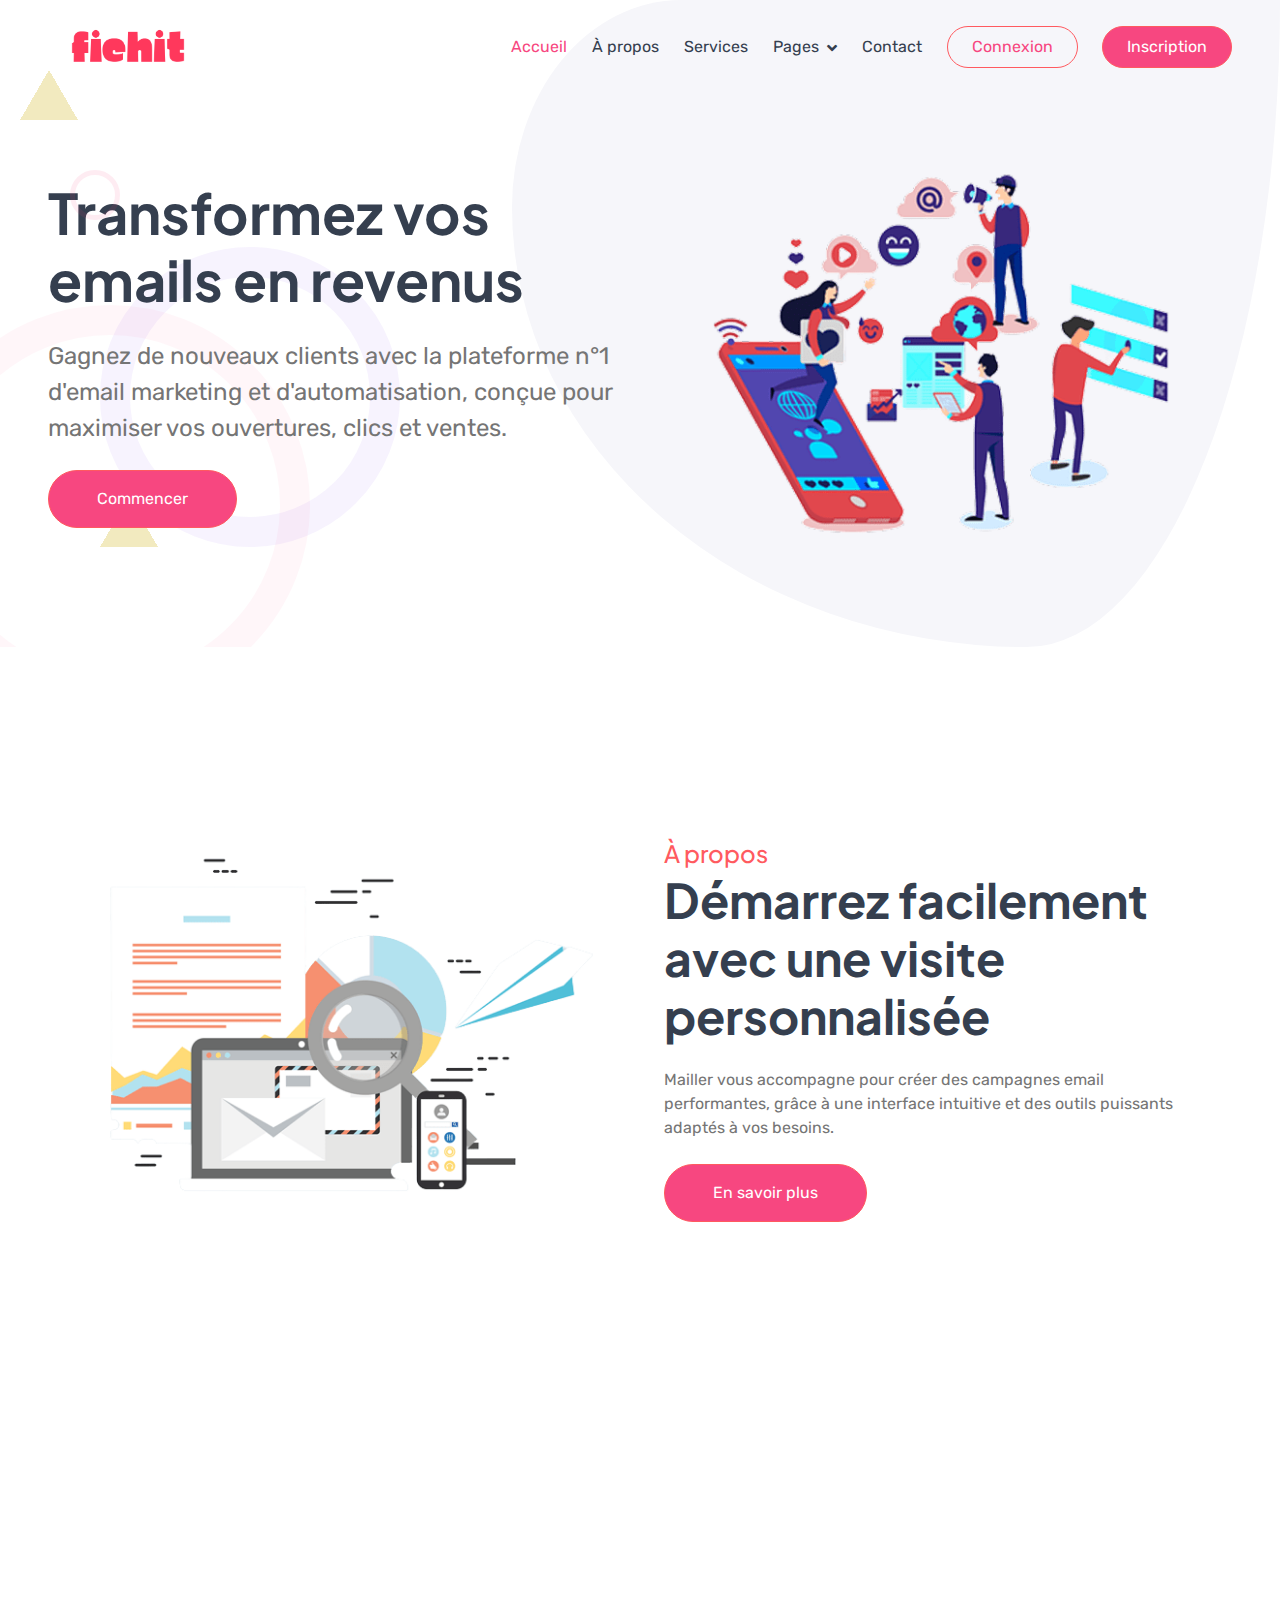
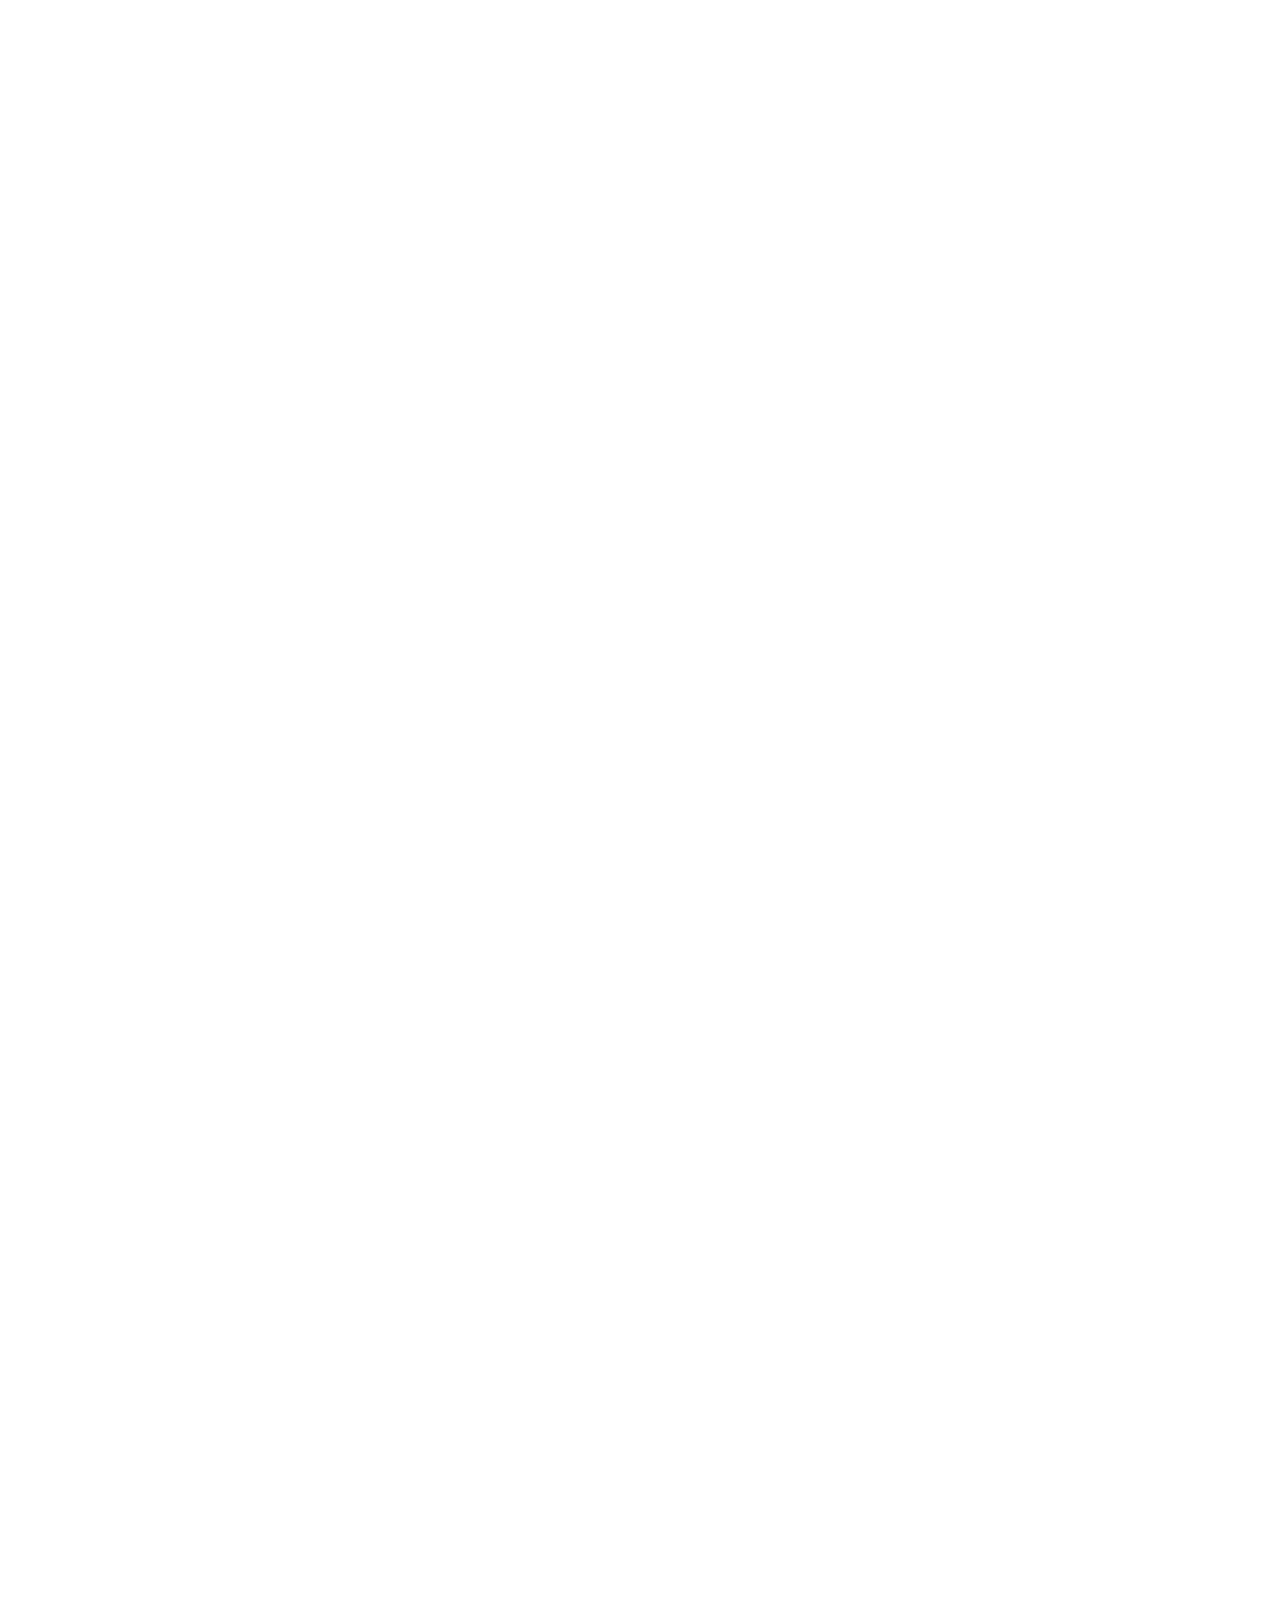
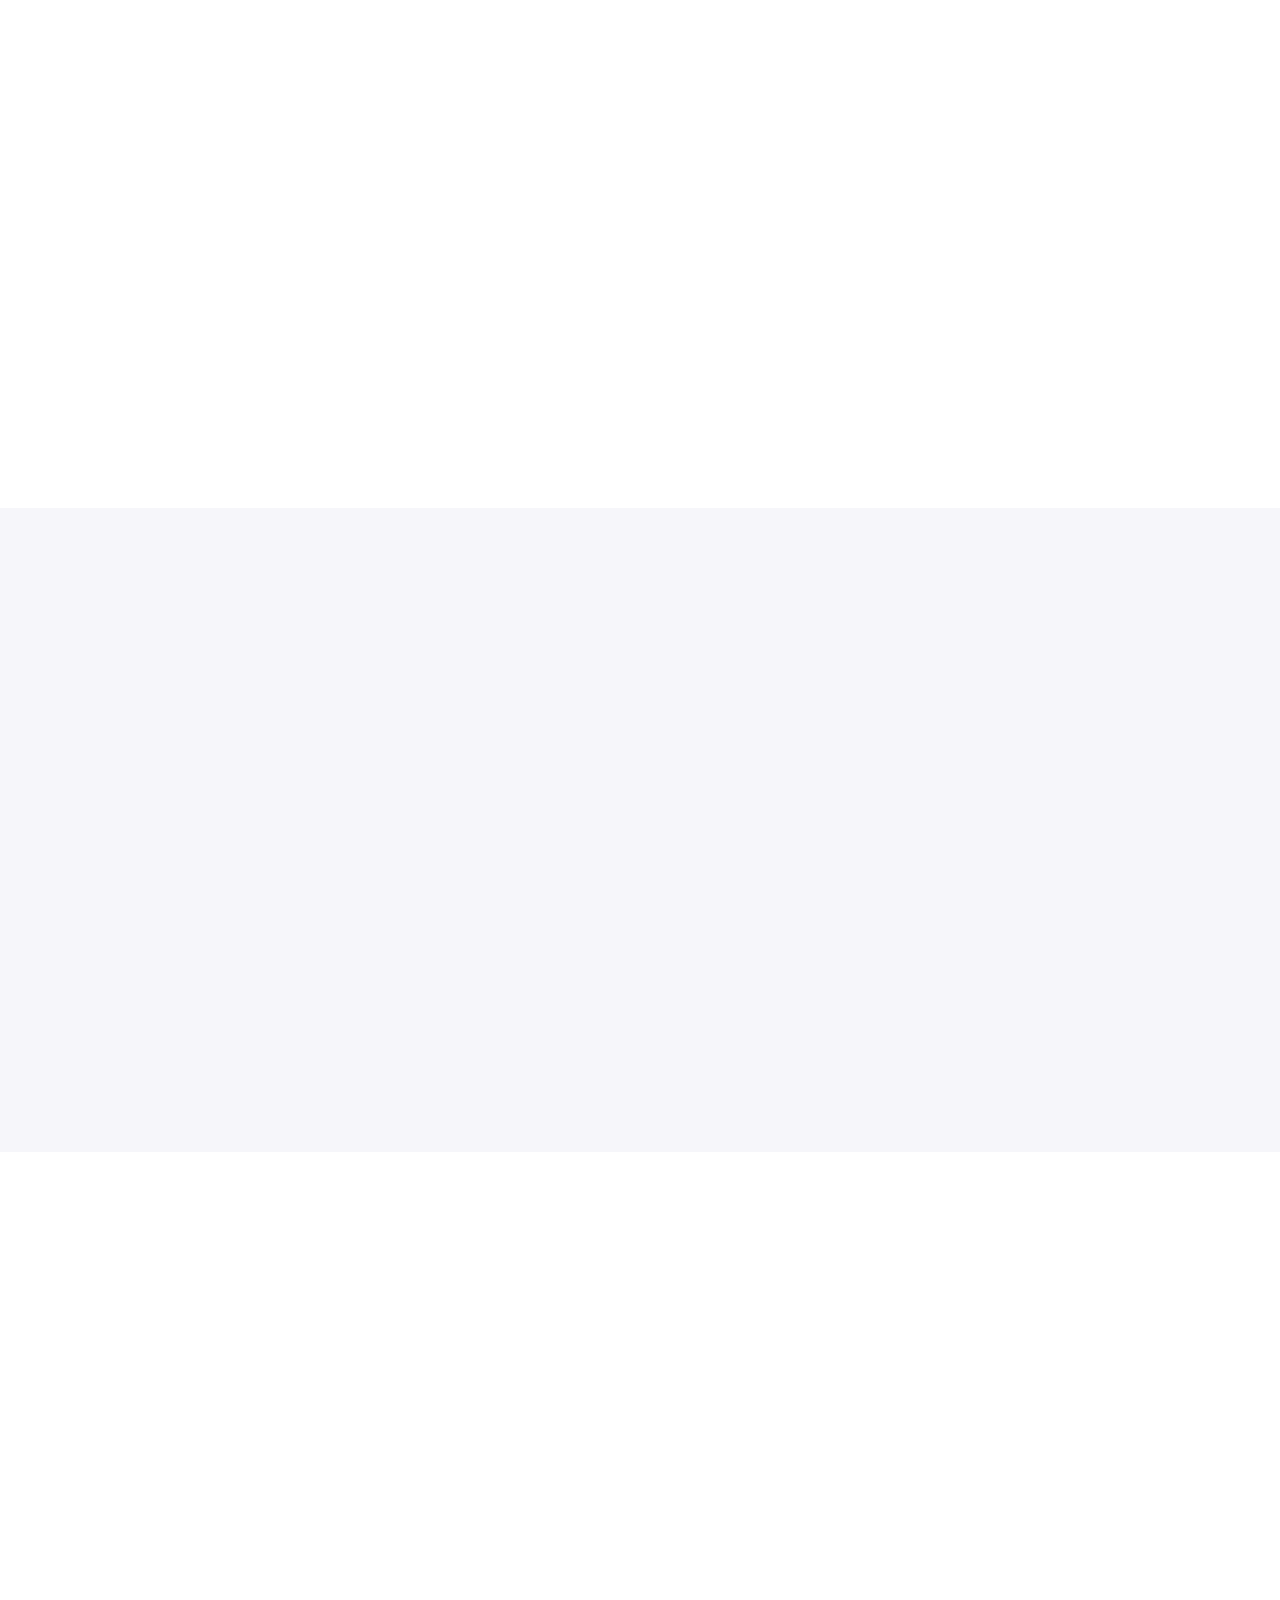
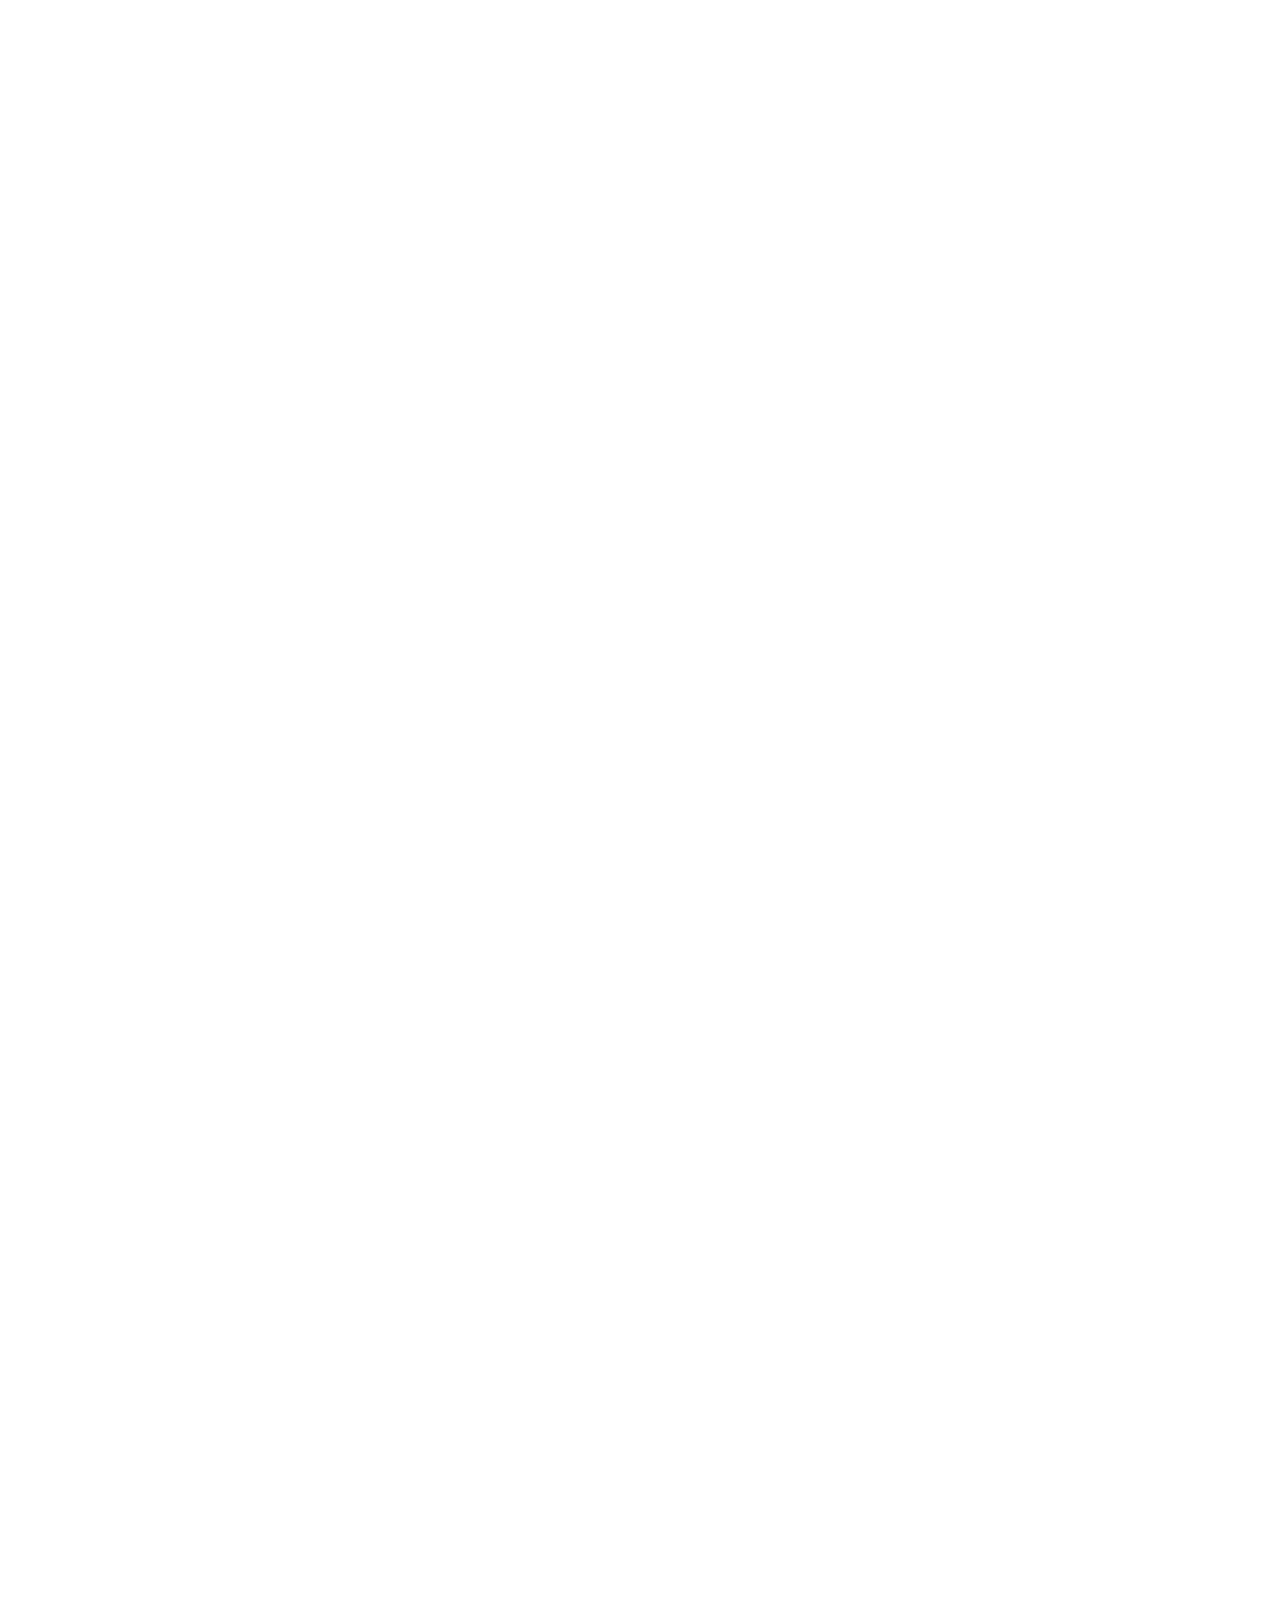
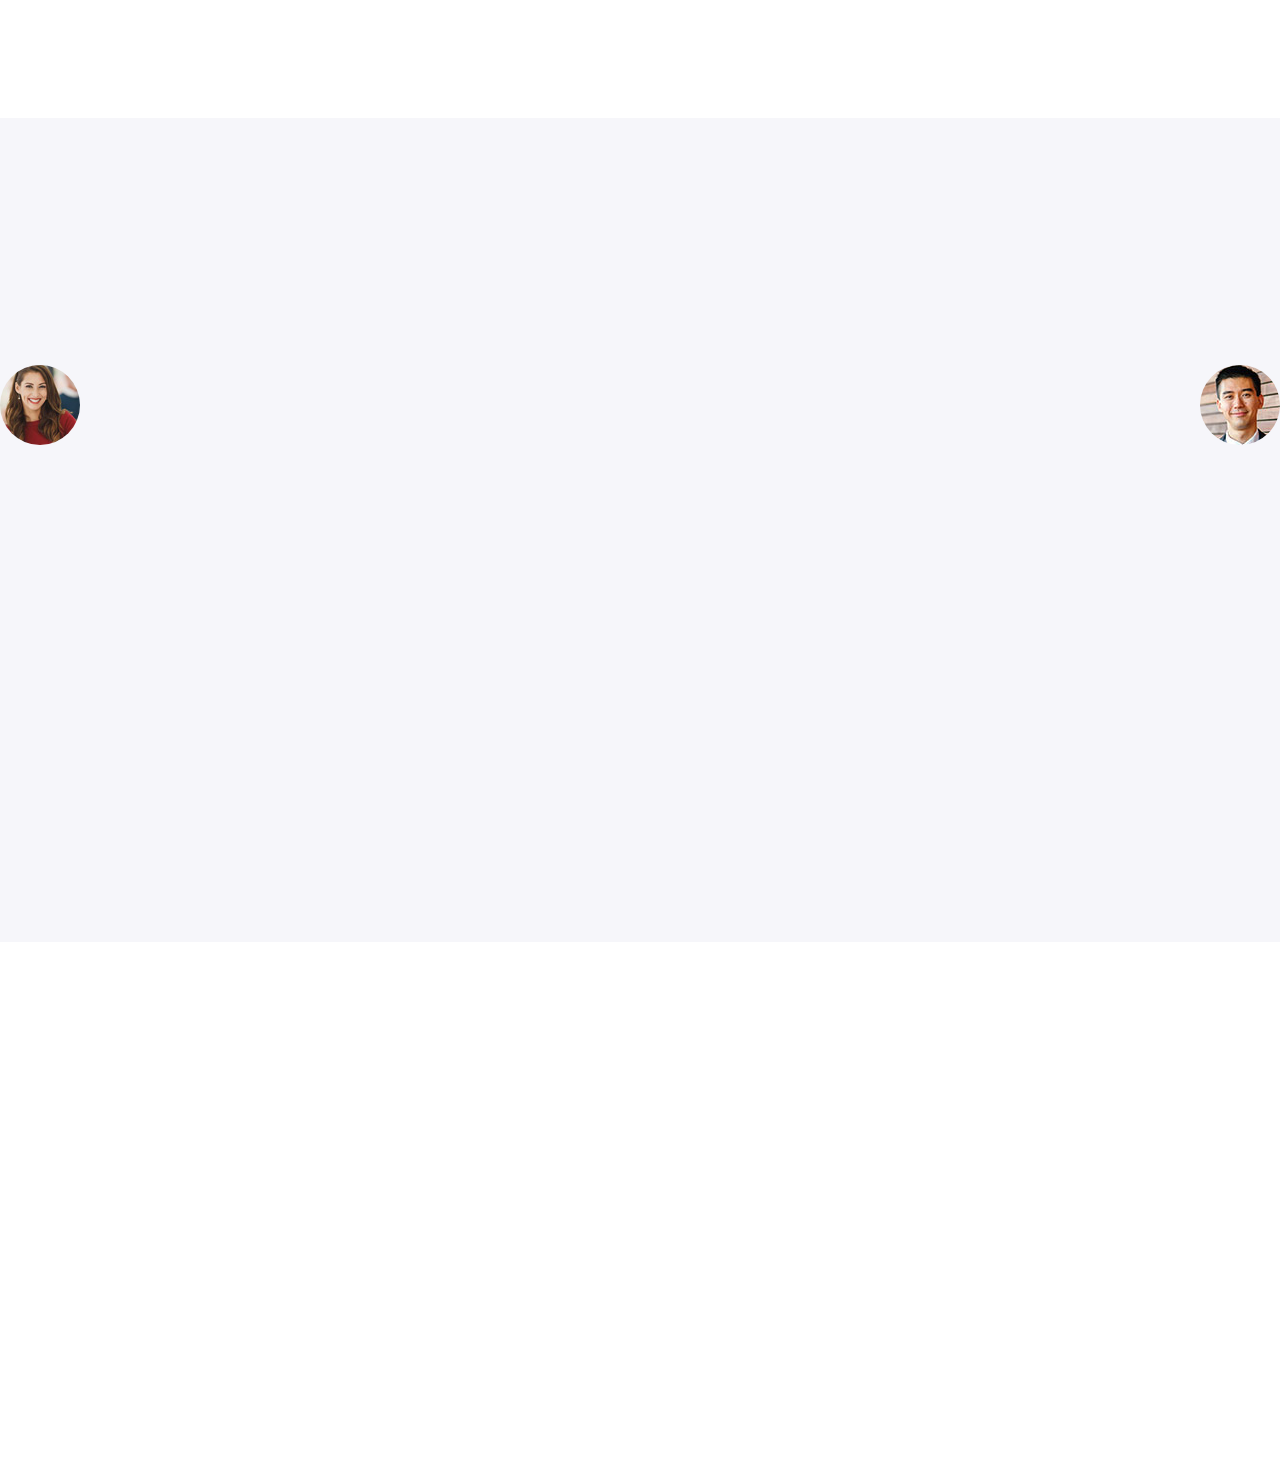
<file: index.html>
<!DOCTYPE html>
<html lang="fr">
    <head>
        <meta charset="utf-8">
        <title>Mailler - Solution Email Marketing</title>
        <meta content="width=device-width, initial-scale=1.0" name="viewport">
        <meta content="" name="keywords">
        <meta content="" name="description">
        <!-- Google Web Fonts -->
        <link rel="preconnect" href="https://fonts.googleapis.com">
        <link rel="preconnect" href="https://fonts.gstatic.com" crossorigin>
        <link href="https://fonts.googleapis.com/css2?family=Plus+Jakarta+Sans:wght@500;600;700&family=Rubik:wght@400;500&display=swap" rel="stylesheet">
        <!-- Icon Font Stylesheet -->
        <link rel="stylesheet" href="https://use.fontawesome.com/releases/v5.15.4/css/all.css"/>
        <link href="https://cdn.jsdelivr.net/npm/bootstrap-icons@1.4.1/font/bootstrap-icons.css" rel="stylesheet">
        <!-- Libraries Stylesheet -->
        <link href="lib/animate/animate.min.css" rel="stylesheet">
        <link href="lib/owlcarousel/assets/owl.carousel.min.css" rel="stylesheet">
        <link href="lib/lightbox/css/lightbox.min.css" rel="stylesheet">
        <!-- Customized Bootstrap Stylesheet -->
        <link href="css/bootstrap.min.css" rel="stylesheet">
        <!-- Template Stylesheet -->
        <link href="css/style.css" rel="stylesheet">
        <style>
            .btn-primary {
                background-color: #FF5A5F !important;
                border-color: #FF5A5F !important;
            }
            .text-primary {
                color: #FF5A5F !important;
            }
            .btn-light {
                border-color: #FF5A5F !important;
                color: #FF5A5F !important;
            }
        </style>
    </head>
    <body>
        <!-- Spinner Start -->
        <div id="spinner" class="show bg-white position-fixed translate-middle w-100 vh-100 top-50 start-50 d-flex align-items-center justify-content-center">
            <div class="spinner-border text-primary" style="width: 3rem; height: 3rem;" role="status">
                <span class="sr-only">Chargement...</span>
            </div>
        </div>
        <!-- Spinner End -->

        <!-- Navbar & Hero Start -->
        <div class="container-fluid header position-relative overflow-hidden p-0">
            <nav class="navbar navbar-expand-lg fixed-top navbar-light px-4 px-lg-5 py-3 py-lg-0">
                <a href="index.html" class="navbar-brand p-0">
                    <!-- Ligne modifiée pour ton logo -->
                    <img src="img/logo.png" alt="Mailler Logo" style="height: 40px;">
                </a>
                <button class="navbar-toggler" type="button" data-bs-toggle="collapse" data-bs-target="#navbarCollapse">
                    <span class="fa fa-bars"></span>
                </button>
                <div class="collapse navbar-collapse" id="navbarCollapse">
                    <div class="navbar-nav ms-auto py-0">
                        <a href="index.html" class="nav-item nav-link active">Accueil</a>
                        <a href="about.html" class="nav-item nav-link">À propos</a>
                        <a href="service.html" class="nav-item nav-link">Services</a>
                        <div class="nav-item dropdown">
                            <a href="#" class="nav-link dropdown-toggle" data-bs-toggle="dropdown">Pages</a>
                            <div class="dropdown-menu m-0">
                                <a href="feature.html" class="dropdown-item">Fonctionnalités</a>
                                <a href="pricing.html" class="dropdown-item">Tarifs</a>
                                <a href="blog.html" class="dropdown-item">Blog</a>
                                <a href="testimonial.html" class="dropdown-item">Témoignages</a>
                                <a href="404.html" class="dropdown-item">404</a>
                            </div>
                        </div>
                        <a href="contact.html" class="nav-item nav-link">Contact</a>
                    </div>
                    <a href="#" class="btn btn-light border border-primary rounded-pill text-primary py-2 px-4 me-4">Connexion</a>
                    <a href="#" class="btn btn-primary rounded-pill text-white py-2 px-4">Inscription</a>
                </div>
            </nav>
            <!-- Hero Header Start -->
            <div class="hero-header overflow-hidden px-5">
                <div class="rotate-img">
                    <img src="img/sty-1.png" class="img-fluid w-100" alt="">
                    <div class="rotate-sty-2"></div>
                </div>
                <div class="row gy-5 align-items-center">
                    <div class="col-lg-6 wow fadeInLeft" data-wow-delay="0.1s">
                        <h1 class="display-4 text-dark mb-4 wow fadeInUp" data-wow-delay="0.3s">Transformez vos emails en revenus</h1>
                        <p class="fs-4 mb-4 wow fadeInUp" data-wow-delay="0.5s">Gagnez de nouveaux clients avec la plateforme n°1 d'email marketing et d'automatisation, conçue pour maximiser vos ouvertures, clics et ventes.</p>
                        <a href="#" class="btn btn-primary rounded-pill py-3 px-5 wow fadeInUp" data-wow-delay="0.7s">Commencer</a>
                    </div>
                    <div class="col-lg-6 wow fadeInRight" data-wow-delay="0.2s">
                        <img src="img/hero-img-1.png" class="img-fluid w-100 h-100" alt="">
                    </div>
                </div>
            </div>
            <!-- Hero Header End -->
        </div>
        <!-- Navbar & Hero End -->

        <!-- About Start -->
        <div class="container-fluid overflow-hidden py-5" style="margin-top: 6rem;">
            <div class="container py-5">
                <div class="row g-5">
                    <div class="col-lg-6 wow fadeInUp" data-wow-delay="0.1s">
                        <div class="RotateMoveLeft">
                            <img src="img/about-1.png" class="img-fluid w-100" alt="">
                        </div>
                    </div>
                    <div class="col-lg-6 wow fadeInUp" data-wow-delay="0.3s">
                        <h4 class="mb-1 text-primary">À propos</h4>
                        <h1 class="display-5 mb-4">Démarrez facilement avec une visite personnalisée</h1>
                        <p class="mb-4">Mailler vous accompagne pour créer des campagnes email performantes, grâce à une interface intuitive et des outils puissants adaptés à vos besoins.</p>
                        <a href="#" class="btn btn-primary rounded-pill py-3 px-5">En savoir plus</a>
                    </div>
                </div>
            </div>
        </div>
        <!-- About End -->

        <!-- Service Start -->
        <div class="container-fluid service py-5">
            <div class="container py-5">
                <div class="text-center mx-auto mb-5 wow fadeInUp" data-wow-delay="0.1s" style="max-width: 900px;">
                    <h4 class="mb-1 text-primary">Nos Services</h4>
                    <h1 class="display-5 mb-4">Ce que nous pouvons faire pour vous</h1>
                    <p class="mb-0">Découvrez nos solutions pour automatiser, segmenter et optimiser vos campagnes email, et transformer vos prospects en clients fidèles.</p>
                </div>
                <div class="row g-4 justify-content-center">
                    <div class="col-md-6 col-lg-4 col-xl-3 wow fadeInUp" data-wow-delay="0.1s">
                        <div class="service-item text-center rounded p-4">
                            <div class="service-icon d-inline-block bg-light rounded p-4 mb-4"><i class="fas fa-robot fa-5x text-secondary"></i></div>
                            <div class="service-content">
                                <h4 class="mb-4">Automatisation Avancée</h4>
                                <p class="mb-4">Automatisez vos campagnes email avec des workflows intelligents et personnalisés.</p>
                                <a href="#" class="btn btn-light rounded-pill text-primary py-2 px-4">En savoir plus</a>
                            </div>
                        </div>
                    </div>
                    <div class="col-md-6 col-lg-4 col-xl-3 wow fadeInUp" data-wow-delay="0.3s">
                        <div class="service-item text-center rounded p-4">
                            <div class="service-icon d-inline-block bg-light rounded p-4 mb-4"><i class="fas fa-chart-pie fa-5x text-secondary"></i></div>
                            <div class="service-content">
                                <h4 class="mb-4">Segmentation Intelligente</h4>
                                <p class="mb-4">Segmentez votre audience en temps réel pour des campagnes ultra-ciblées.</p>
                                <a href="#" class="btn btn-light rounded-pill text-primary py-2 px-4">En savoir plus</a>
                            </div>
                        </div>
                    </div>
                    <div class="col-md-6 col-lg-4 col-xl-3 wow fadeInUp" data-wow-delay="0.5s">
                        <div class="service-item text-center rounded p-4">
                            <div class="service-icon d-inline-block bg-light rounded p-4 mb-4"><i class="fas fa-chart-line fa-5x text-secondary"></i></div>
                            <div class="service-content">
                                <h4 class="mb-4">Analytics en Temps Réel</h4>
                                <p class="mb-4">Suivez les performances de vos emails avec des tableaux de bord interactifs.</p>
                                <a href="#" class="btn btn-light rounded-pill text-primary py-2 px-4">En savoir plus</a>
                            </div>
                        </div>
                    </div>
                    <div class="col-md-6 col-lg-4 col-xl-3 wow fadeInUp" data-wow-delay="0.7s">
                        <div class="service-item text-center rounded p-4">
                            <div class="service-icon d-inline-block bg-light rounded p-4 mb-4"><i class="fas fa-plug fa-5x text-secondary"></i></div>
                            <div class="service-content">
                                <h4 class="mb-4">Intégrations CRM</h4>
                                <p class="mb-4">Connectez Mailler à vos outils préférés pour une gestion unifiée.</p>
                                <a href="#" class="btn btn-light rounded-pill text-primary py-2 px-4">En savoir plus</a>
                            </div>
                        </div>
                    </div>
                </div>
            </div>
        </div>
        <!-- Service End -->

        <!-- Feature Start -->
        <div class="container-fluid feature overflow-hidden py-5">
            <div class="container py-5">
                <div class="text-center mx-auto mb-5 wow fadeInUp" data-wow-delay="0.1s" style="max-width: 900px;">
                    <h4 class="text-primary">Nos Fonctionnalités</h4>
                    <h1 class="display-5 mb-4">Des outils puissants pour votre email marketing</h1>
                    <p class="mb-0">Mailler vous offre tout ce dont vous avez besoin pour créer, envoyer et analyser des campagnes email performantes.</p>
                </div>
                <div class="row g-4 justify-content-center text-center mb-5">
                    <div class="col-md-6 col-lg-4 col-xl-3 wow fadeInUp" data-wow-delay="0.1s">
                        <div class="text-center p-4">
                            <div class="d-inline-block rounded bg-light p-4 mb-4"><i class="fas fa-robot fa-5x text-secondary"></i></div>
                            <div class="feature-content">
                                <a href="#" class="h4">Automatisation <i class="fa fa-long-arrow-alt-right"></i></a>
                                <p class="mt-4 mb-0">Créez des scénarios d'automatisation sans code pour engager vos clients.</p>
                            </div>
                        </div>
                    </div>
                    <div class="col-md-6 col-lg-4 col-xl-3 wow fadeInUp" data-wow-delay="0.3s">
                        <div class="text-center p-4">
                            <div class="d-inline-block rounded bg-light p-4 mb-4"><i class="fas fa-chart-pie fa-5x text-secondary"></i></div>
                            <div class="feature-content">
                                <a href="#" class="h4">Segmentation <i class="fa fa-long-arrow-alt-right"></i></a>
                                <p class="mt-4 mb-0">Utilisez l'IA pour segmenter votre audience et maximiser l'engagement.</p>
                            </div>
                        </div>
                    </div>
                    <div class="col-md-6 col-lg-4 col-xl-3 wow fadeInUp" data-wow-delay="0.5s">
                        <div class="text-center rounded p-4">
                            <div class="d-inline-block rounded bg-light p-4 mb-4"><i class="fas fa-chart-line fa-5x text-secondary"></i></div>
                            <div class="feature-content">
                                <a href="#" class="h4">Analytics <i class="fa fa-long-arrow-alt-right"></i></a>
                                <p class="mt-4 mb-0">Mesurez l'impact de vos campagnes avec des rapports détaillés et actionnables.</p>
                            </div>
                        </div>
                    </div>
                    <div class="col-md-6 col-lg-4 col-xl-3 wow fadeInUp" data-wow-delay="0.7s">
                        <div class="text-center rounded p-4">
                            <div class="d-inline-block rounded bg-light p-4 mb-4"><i class="fas fa-plug fa-5x text-secondary"></i></div>
                            <div class="feature-content">
                                <a href="#" class="h4">Intégrations <i class="fa fa-long-arrow-alt-right"></i></a>
                                <p class="mt-4 mb-0">Synchronisez vos données avec Salesforce, HubSpot, et bien plus.</p>
                            </div>
                        </div>
                    </div>
                    <div class="col-12 wow fadeInUp" data-wow-delay="0.1s">
                        <div class="my-3">
                            <a href="#" class="btn btn-primary d-inline rounded-pill px-5 py-3">Découvrir toutes les fonctionnalités</a>
                        </div>
                    </div>
                </div>
                <div class="row g-5 pt-5" style="margin-top: 6rem;">
                    <div class="col-lg-6 wow fadeInLeft" data-wow-delay="0.1s">
                        <div class="feature-img RotateMoveLeft h-100" style="object-fit: cover;">
                            <img src="img/features-1.png" class="img-fluid w-100 h-100" alt="">
                        </div>
                    </div>
                    <div class="col-lg-6 wow fadeInRight" data-wow-delay="0.1s">
                        <h4 class="text-primary">Fonctionnalités</h4>
                        <h1 class="display-5 mb-4">Transformez vos visiteurs en clients satisfaits</h1>
                        <p class="mb-4">Mailler vous aide à créer des campagnes email qui convertissent, grâce à des outils simples et puissants.</p>
                        <div class="row g-4">
                            <div class="col-6">
                                <div class="d-flex">
                                    <i class="fas fa-newspaper fa-4x text-secondary"></i>
                                    <div class="d-flex flex-column ms-3">
                                        <h2 class="mb-0 fw-bold">285</h2>
                                        <small class="text-dark">Projets créés</small>
                                    </div>
                                </div>
                            </div>
                            <div class="col-6">
                                <div class="d-flex">
                                    <i class="fas fa-users fa-4x text-secondary"></i>
                                    <div class="d-flex flex-column ms-3">
                                        <h2 class="mb-0 fw-bold">6560</h2>
                                        <small class="text-dark">Clients satisfaits</small>
                                    </div>
                                </div>
                            </div>
                        </div>
                        <div class="my-4">
                            <a href="#" class="btn btn-primary rounded-pill py-3 px-5">En savoir plus</a>
                        </div>
                    </div>
                </div>
            </div>
        </div>
        <!-- Feature End -->

        <!-- FAQ Start -->
        <div class="container-fluid FAQ bg-light overflow-hidden py-5">
            <div class="container py-5">
                <div class="row g-5 align-items-center">
                    <div class="col-lg-6 wow fadeInLeft" data-wow-delay="0.1s">
                       <div class="accordion" id="accordionExample">
                            <div class="accordion-item border-0 mb-4">
                                <h2 class="accordion-header" id="headingOne">
                                    <button class="accordion-button rounded-top" type="button" data-bs-toggle="collapse" data-bs-target="#collapseOne" aria-expanded="true" aria-controls="collapseOne">
                                        Pourquoi choisir Mailler ?
                                    </button>
                                </h2>
                                <div id="collapseOne" class="accordion-collapse collapse show" aria-labelledby="headingOne" data-bs-parent="#accordionExample">
                                    <div class="accordion-body my-2">
                                        <h5>Mailler est conçu pour simplifier et optimiser vos campagnes email.</h5>
                                        <p>Notre plateforme vous permet de créer, envoyer et analyser vos emails en quelques clics, avec des outils d'automatisation et de segmentation avancés.</p>
                                        <p>Nous nous adaptons à vos besoins, que vous soyez une petite entreprise ou un grand groupe.</p>
                                    </div>
                                </div>
                            </div>
                            <div class="accordion-item border-0 mb-4">
                                <h2 class="accordion-header" id="headingTwo">
                                    <button class="accordion-button collapsed rounded-top" type="button" data-bs-toggle="collapse" data-bs-target="#collapseTwo" aria-expanded="false" aria-controls="collapseTwo">
                                        Y a-t-il des frais cachés ?
                                    </button>
                                </h2>
                                <div id="collapseTwo" class="accordion-collapse collapse" aria-labelledby="headingTwo" data-bs-parent="#accordionExample">
                                    <div class="accordion-body my-2">
                                        <h5>Transparence totale sur nos tarifs.</h5>
                                        <p>Tous nos prix sont affichés clairement sur notre page Tarifs. Vous ne paierez jamais plus que ce qui est annoncé.</p>
                                        <p>Nous proposons également une version d'essai gratuite pour découvrir nos fonctionnalités.</p>
                                    </div>
                                </div>
                            </div>
                            <div class="accordion-item border-0">
                                <h2 class="accordion-header" id="headingThree">
                                    <button class="accordion-button collapsed rounded-top" type="button" data-bs-toggle="collapse" data-bs-target="#collapseThree" aria-expanded="false" aria-controls="collapseThree">
                                        Quels sont les défis de l'email marketing ?
                                    </button>
                                </h2>
                                <div id="collapseThree" class="accordion-collapse collapse" aria-labelledby="headingThree" data-bs-parent="#accordionExample">
                                    <div class="accordion-body my-2">
                                        <h5>L'email marketing peut sembler complexe, mais Mailler est là pour vous aider.</h5>
                                        <p>Les principaux défis incluent la délivrabilité, l'engagement et la personnalisation. Nos outils sont conçus pour vous aider à surmonter ces obstacles.</p>
                                        <p>Nous offrons également un support dédié pour répondre à toutes vos questions.</p>
                                    </div>
                                </div>
                            </div>
                       </div>
                    </div>
                    <div class="col-lg-6 wow fadeInRight" data-wow-delay="0.3s">
                        <div class="FAQ-img RotateMoveRight rounded">
                            <img src="img/about-1.png" class="img-fluid w-100" alt="">
                        </div>
                    </div>
                </div>
            </div>
        </div>
        <!-- FAQ End -->

        <!-- Pricing Start -->
        <div class="container-fluid price py-5">
            <div class="container py-5">
                <div class="text-center mx-auto mb-5 wow fadeInUp" data-wow-delay="0.1s" style="max-width: 900px;">
                    <h4 class="text-primary">Nos Tarifs</h4>
                    <h1 class="display-5 mb-4">Trouvez le forfait qui vous convient</h1>
                    <p class="mb-0">Nous proposons des tarifs adaptés à tous les besoins, que vous soyez une petite entreprise ou un grand groupe.</p>
                </div>
                <div class="row g-5 justify-content-center">
                    <div class="col-md-6 col-lg-6 col-xl-4 wow fadeInUp" data-wow-delay="0.1s">
                        <div class="price-item bg-light rounded text-center">
                            <div class="text-center text-dark border-bottom d-flex flex-column justify-content-center p-4" style="width: 100%; height: 160px;">
                                <p class="fs-2 fw-bold text-uppercase mb-0">BASIQUE</p>
                                <div class="d-flex justify-content-center">
                                    <strong class="align-self-start">€</strong>
                                    <p class="mb-0"><span class="display-5">0</span>/mois</p>
                                </div>
                            </div>
                            <div class="text-start p-5">
                                <p><i class="fas fa-check text-success me-1"></i> Accès limité à la bibliothèque</p>
                                <p><i class="fas fa-check text-success me-1"></i> Support client</p>
                                <p><i class="fas fa-check text-success me-1"></i> Modèles d'emails prêts à l'emploi</p>
                                <p><i class="fas fa-check text-success me-1"></i> Rapports et analyses</p>
                                <p><i class="fas fa-check text-success me-1"></i> Formulaires et pages de destination</p>
                                <p><i class="fas fa-check text-success me-1"></i> Tests A/B</p>
                                <p><i class="fas fa-check text-success me-1"></i> Planification d'emails</p>
                                <p><i class="fas fa-times text-danger me-1"></i> Assistant créatif</p>
                                <p class="mb-4"><i class="fas fa-times text-danger me-1"></i> Accès basé sur les rôles</p>
                                <button class="btn btn-light rounded-pill py-2 px-5" type="button">Commencer</button>
                            </div>
                        </div>
                    </div>
                    <div class="col-md-6 col-lg-6 col-xl-4 wow fadeInUp" data-wow-delay="0.3s">
                        <div class="price-item bg-light rounded text-center">
                            <div class="pice-item-offer">Populaire</div>
                            <div class="text-center text-primary border-bottom d-flex flex-column justify-content-center p-4" style="width: 100%; height: 160px;">
                                <p class="fs-2 fw-bold text-uppercase mb-0">STANDARD</p>
                                <div class="d-flex justify-content-center">
                                    <strong class="align-self-start">€</strong>
                                    <p class="mb-0"><span class="display-5">23</span>/mois</p>
                                </div>
                            </div>
                            <div class="text-start p-5">
                                <p><i class="fas fa-check text-success me-1"></i> Accès limité à la bibliothèque</p>
                                <p><i class="fas fa-check text-success me-1"></i> Support client prioritaire</p>
                                <p><i class="fas fa-check text-success me-1"></i> Modèles d'emails prêts à l'emploi</p>
                                <p><i class="fas fa-check text-success me-1"></i> Rapports et analyses avancés</p>
                                <p><i class="fas fa-check text-success me-1"></i> Formulaires et pages de destination</p>
                                <p><i class="fas fa-check text-success me-1"></i> Tests A/B</p>
                                <p><i class="fas fa-check text-success me-1"></i> Planification d'emails</p>
                                <p><i class="fas fa-check text-success me-1"></i> Parcours clients automatisés</p>
                                <p><i class="fas fa-times text-danger me-1"></i> Assistant créatif</p>
                                <p class="mb-4"><i class="fas fa-times text-danger me-1"></i> Accès basé sur les rôles</p>
                                <button class="btn btn-light rounded-pill py-2 px-5" type="button">Commencer</button>
                            </div>
                        </div>
                    </div>
                    <div class="col-md-6 col-lg-6 col-xl-4 wow fadeInUp" data-wow-delay="0.5s">
                        <div class="price-item bg-light rounded text-center">
                            <div class="text-center text-secondary border-bottom d-flex flex-column justify-content-center p-4" style="width: 100%; height: 160px;">
                                <p class="fs-2 fw-bold text-uppercase mb-0">PREMIUM</p>
                                <div class="d-flex justify-content-center">
                                    <strong class="align-self-start">€</strong>
                                    <p class="mb-0"><span class="display-5">49</span>/mois</p>
                                </div>
                            </div>
                            <div class="text-start p-5">
                                <p><i class="fas fa-check text-success me-1"></i> Accès complet à la bibliothèque</p>
                                <p><i class="fas fa-check text-success me-1"></i> Support client 24/7</p>
                                <p><i class="fas fa-check text-success me-1"></i> Modèles d'emails prêts à l'emploi</p>
                                <p><i class="fas fa-check text-success me-1"></i> Rapports et analyses avancés</p>
                                <p><i class="fas fa-check text-success me-1"></i> Formulaires et pages de destination</p>
                                <p><i class="fas fa-check text-success me-1"></i> Tests A/B</p>
                                <p><i class="fas fa-check text-success me-1"></i> Planification d'emails</p>
                                <p><i class="fas fa-check text-success me-1"></i> Parcours clients automatisés</p>
                                <p><i class="fas fa-check text-success me-1"></i> Assistant créatif</p>
                                <p class="mb-4"><i class="fas fa-check text-success me-1"></i> Accès basé sur les rôles</p>
                                <button class="btn btn-light rounded-pill py-2 px-5" type="button">Commencer</button>
                            </div>
                        </div>
                    </div>
                </div>
            </div>
        </div>
        <!-- Pricing End -->

        <!-- Blog Start -->
        <div class="container-fluid blog py-5">
            <div class="container py-5">
                <div class="text-center mx-auto mb-5 wow fadeInUp" data-wow-delay="0.1s" style="max-width: 900px;">
                    <h4 class="text-primary">Notre Blog</h4>
                    <h1 class="display-5 mb-4">Rejoignez-nous pour de nouveaux articles</h1>
                    <p class="mb-0">Découvrez nos conseils et astuces pour optimiser vos campagnes email et booster vos ventes.</p>
                </div>
                <div class="row g-4 justify-content-center">
                    <div class="col-md-6 col-lg-4 col-xl-3 wow fadeInUp" data-wow-delay="0.1s">
                        <div class="blog-item">
                            <div class="blog-img">
                                <img src="img/blog-1.png" class="img-fluid w-100" alt="">
                                <div class="blog-info">
                                    <span><i class="fa fa-clock"></i> Oct 27, 2025</span>
                                    <div class="d-flex">
                                        <span class="me-3"> 3 <i class="fa fa-heart"></i></span>
                                        <a href="#" class="text-white">0 <i class="fa fa-comment"></i></a>
                                    </div>
                                </div>
                            </div>
                            <div class="blog-content text-dark border p-4 ">
                                <h5 class="mb-4">Comment augmenter vos taux d'ouverture</h5>
                                <p class="mb-4">Découvrez nos astuces pour rédiger des objets percutants et capter l'attention de vos abonnés.</p>
                                <a class="btn btn-light rounded-pill py-2 px-4" href="#">Lire la suite</a>
                            </div>
                        </div>
                    </div>
                    <div class="col-md-6 col-lg-4 col-xl-3 wow fadeInUp" data-wow-delay="0.3s">
                        <div class="blog-item">
                            <div class="blog-img">
                                <img src="img/blog-2.png" class="img-fluid w-100" alt="">
                                <div class="blog-info">
                                    <span><i class="fa fa-clock"></i> Oct 27, 2025</span>
                                    <div class="d-flex">
                                        <span class="me-3"> 3 <i class="fa fa-heart"></i></span>
                                        <a href="#" class="text-white">0 <i class="fa fa-comment"></i></a>
                                    </div>
                                </div>
                            </div>
                            <div class="blog-content text-dark border p-4 ">
                                <h5 class="mb-4">Les meilleures pratiques pour segmenter votre audience</h5>
                                <p class="mb-4">Apprenez à segmenter votre liste pour envoyer des emails plus pertinents et efficaces.</p>
                                <a class="btn btn-light rounded-pill py-2 px-4" href="#">Lire la suite</a>
                            </div>
                        </div>
                    </div>
                    <div class="col-md-6 col-lg-4 col-xl-3 wow fadeInUp" data-wow-delay="0.5s">
                        <div class="blog-item">
                            <div class="blog-img">
                                <img src="img/blog-3.png" class="img-fluid w-100" alt="">
                                <div class="blog-info">
                                    <span><i class="fa fa-clock"></i> Oct 27, 2025</span>
                                    <div class="d-flex">
                                        <span class="me-3"> 3 <i class="fa fa-heart"></i></span>
                                        <a href="#" class="text-white">0 <i class="fa fa-comment"></i></a>
                                    </div>
                                </div>
                            </div>
                            <div class="blog-content text-dark border p-4 ">
                                <h5 class="mb-4">Automatisation : gagnez du temps et boostez vos ventes</h5>
                                <p class="mb-4">Découvrez comment l'automatisation peut transformer votre stratégie email marketing.</p>
                                <a class="btn btn-light rounded-pill py-2 px-4" href="#">Lire la suite</a>
                            </div>
                        </div>
                    </div>
                    <div class="col-md-6 col-lg-4 col-xl-3 wow fadeInUp" data-wow-delay="0.7s">
                        <div class="blog-item">
                            <div class="blog-img">
                                <img src="img/blog-4.png" class="img-fluid w-100" alt="">
                                <div class="blog-info">
                                    <span><i class="fa fa-clock"></i> Oct 27, 2025</span>
                                    <div class="d-flex">
                                        <span class="me-3"> 3 <i class="fa fa-heart"></i></span>
                                        <a href="#" class="text-white">0 <i class="fa fa-comment"></i></a>
                                    </div>
                                </div>
                            </div>
                            <div class="blog-content text-dark border p-4 ">
                                <h5 class="mb-4">Analysez vos performances pour optimiser vos campagnes</h5>
                                <p class="mb-4">Comprenez les indicateurs clés et utilisez-les pour améliorer vos résultats.</p>
                                <a class="btn btn-light rounded-pill py-2 px-4" href="#">Lire la suite</a>
                            </div>
                        </div>
                    </div>
                </div>
            </div>
        </div>
        <!-- Blog End -->

        <!-- Testimonial Start -->
        <div class="container-fluid testimonial py-5">
            <div class="container py-5">
                <div class="text-center mx-auto mb-5 wow fadeInUp" data-wow-delay="0.1s" style="max-width: 900px;">
                    <h4 class="text-primary">Témoignages</h4>
                    <h1 class="display-5 mb-4">Ce que nos clients disent de nous</h1>
                    <p class="mb-0">Découvrez pourquoi des milliers d'entreprises font confiance à Mailler pour leurs campagnes email.</p>
                </div>
                <div class="testimonial-carousel owl-carousel wow zoomInDown" data-wow-delay="0.2s">
                    <div class="testimonial-item" data-dot="<img class='img-fluid' src='img/testimonial-img-1.jpg' alt=''>">
                        <div class="testimonial-inner text-center p-5">
                            <div class="d-flex align-items-center justify-content-center mb-4">
                                <div class="testimonial-inner-img border border-primary border-3 me-4" style="width: 100px; height: 100px; border-radius: 50%;">
                                    <img src="img/testimonial-img-1.jpg" class="img-fluid rounded-circle" alt="">
                                </div>
                                <div>
                                    <h5 class="mb-2">Jean Dupont</h5>
                                    <p class="mb-0">Paris, France</p>
                                </div>
                            </div>
                            <p class="fs-7">Mailler a transformé notre stratégie email marketing. Grâce à leurs outils, nous avons augmenté nos ventes de 30% en seulement 3 mois !
                            </p>
                            <div class="text-center">
                                <div class="d-flex justify-content-center">
                                    <i class="fas fa-star text-primary"></i>
                                    <i class="fas fa-star text-primary"></i>
                                    <i class="fas fa-star text-primary"></i>
                                    <i class="fas fa-star text-primary"></i>
                                    <i class="fas fa-star text-primary"></i>
                                </div>
                            </div>
                        </div>
                    </div>
                    <div class="testimonial-item" data-dot="<img class='img-fluid' src='img/testimonial-img-2.jpg' alt=''>">
                        <div class="testimonial-inner text-center p-5">
                            <div class="d-flex align-items-center justify-content-center mb-4">
                                <div class="testimonial-inner-img border border-primary border-3 me-4" style="width: 100px; height: 100px; border-radius: 50%;">
                                    <img src="img/testimonial-img-2.jpg" class="img-fluid rounded-circle" alt="">
                                </div>
                                <div>
                                    <h5 class="mb-2">Marie Martin</h5>
                                    <p class="mb-0">Lyon, France</p>
                                </div>
                            </div>
                            <p class="fs-7">L'interface est intuitive et les fonctionnalités d'automatisation sont incroyablement puissantes. Un gain de temps énorme !
                            </p>
                            <div class="text-center">
                                <div class="d-flex justify-content-center">
                                    <i class="fas fa-star text-primary"></i>
                                    <i class="fas fa-star text-primary"></i>
                                    <i class="fas fa-star text-primary"></i>
                                    <i class="fas fa-star text-primary"></i>
                                    <i class="fas fa-star text-primary"></i>
                                </div>
                            </div>
                        </div>
                    </div>
                    <div class="testimonial-item" data-dot="<img class='img-fluid' src='img/testimonial-img-3.jpg' alt=''>">
                        <div class="testimonial-inner text-center p-5">
                            <div class="d-flex align-items-center justify-content-center mb-4">
                                <div class="testimonial-inner-img border border-primary border-3 me-4" style="width: 100px; height: 100px; border-radius: 50%;">
                                    <img src="img/testimonial-img-3.jpg" class="img-fluid rounded-circle" alt="">
                                </div>
                                <div>
                                    <h5 class="mb-2">Pierre Lambert</h5>
                                    <p class="mb-0">Marseille, France</p>
                                </div>
                            </div>
                            <p class="fs-7">Le support client est réactif et toujours disponible pour nous aider. Une plateforme que je recommande sans hésiter !
                            </p>
                            <div class="text-center">
                                <div class="d-flex justify-content-center">
                                    <i class="fas fa-star text-primary"></i>
                                    <i class="fas fa-star text-primary"></i>
                                    <i class="fas fa-star text-primary"></i>
                                    <i class="fas fa-star text-primary"></i>
                                    <i class="fas fa-star text-primary"></i>
                                </div>
                            </div>
                        </div>
                    </div>
                </div>
            </div>
        </div>
        <!-- Testimonial End -->

        <!-- Footer Start -->
        <div class="container-fluid footer py-5 wow fadeIn" data-wow-delay="0.2s">
            <div class="container py-5">
                <div class="row g-5">
                    <div class="col-md-6 col-lg-6 col-xl-3">
                        <div class="footer-item d-flex flex-column">
                            <h4 class="text-dark mb-4">Entreprise</h4>
                            <a href="">Pourquoi Mailler ?</a>
                            <a href="">Nos Fonctionnalités</a>
                            <a href="">Notre Portfolio</a>
                            <a href="">À propos</a>
                            <a href="">Blog & Actualités</a>
                            <a href="">Nous contacter</a>
                        </div>
                    </div>
                    <div class="col-md-6 col-lg-6 col-xl-3">
                        <div class="footer-item d-flex flex-column">
                            <h4 class="mb-4 text-dark">Liens rapides</h4>
                            <a href="">À propos</a>
                            <a href="">Contact</a>
                            <a href="">Politique de confidentialité</a>
                            <a href="">Conditions générales</a>
                            <a href="">Blog & Actualités</a>
                            <a href="">Notre équipe</a>
                        </div>
                    </div>
                    <div class="col-md-6 col-lg-6 col-xl-3">
                        <div class="footer-item d-flex flex-column">
                            <h4 class="mb-4 text-dark">Services</h4>
                            <a href="">Tous les services</a>
                            <a href="">Emails promotionnels</a>
                            <a href="">Mises à jour produit</a>
                            <a href="">Email Marketing</a>
                            <a href="">Emails d'acquisition</a>
                            <a href="">Emails de fidélisation</a>
                        </div>
                    </div>
                    <div class="col-md-6 col-lg-6 col-xl-3">
                        <div class="footer-item d-flex flex-column">
                            <h4 class="mb-4 text-dark">Contact</h4>
                            <a href=""><i class="fa fa-map-marker-alt me-2"></i> 123 Rue de Paris, France</a>
                            <a href=""><i class="fas fa-envelope me-2"></i> contact@mailler.fr</a>
                            <a href=""><i class="fas fa-phone me-2"></i> +33 1 23 45 67 89</a>
                            <a href="" class="mb-3"><i class="fas fa-print me-2"></i> +33 1 23 45 67 89</a>
                            <div class="d-flex align-items-center">
                                <i class="fas fa-share fa-2x text-secondary me-2"></i>
                                <a class="btn-square btn btn-primary rounded-circle mx-1" href=""><i class="fab fa-facebook-f"></i></a>
                                <a class="btn-square btn btn-primary rounded-circle mx-1" href=""><i class="fab fa-twitter"></i></a>
                                <a class="btn-square btn btn-primary rounded-circle mx-1" href=""><i class="fab fa-instagram"></i></a>
                                <a class="btn-square btn btn-primary rounded-circle mx-1" href=""><i class="fab fa-linkedin-in"></i></a>
                            </div>
                        </div>
                    </div>
                </div>
            </ </div>
        </div>
        <!-- Footer End -->

        <!-- Copyright Start -->
        <div class="container-fluid copyright py-4">
            <div class="container">
                <div class="row g-4 align-items-center">
                    <div class="col-md-6 text-center text-md-start mb-md-0">
                        <span class="text-white"><a href="#"><i class="fas fa-copyright text-light me-2"></i>Mailler</a>, Tous droits réservés.</span>
                    </div>
                    <div class="col-md-6 text-center text-md-end text-white">
                        Conçu par <a class="border-bottom" href="#">Ton nom</a>
                    </div>
                </div>
            </div>
        </div>
        <!-- Copyright End -->

        <!-- Back to Top -->
        <a href="#" class="btn btn-primary btn-lg-square back-to-top"><i class="fa fa-arrow-up"></i></a>

        <!-- JavaScript Libraries -->
        <script src="https://ajax.googleapis.com/ajax/libs/jquery/3.6.4/jquery.min.js"></script>
        <script src="https://cdn.jsdelivr.net/npm/bootstrap@5.0.0/dist/js/bootstrap.bundle.min.js"></script>
        <script src="lib/wow/wow.min.js"></script>
        <script src="lib/easing/easing.min.js"></script>
        <script src="lib/waypoints/waypoints.min.js"></script>
        <script src="lib/counterup/counterup.min.js"></script>
        <script src="lib/owlcarousel/owl.carousel.min.js"></script>
        <script src="lib/lightbox/js/lightbox.min.js"></script>

        <!-- Template Javascript -->
        <script src="js/main.js"></script>
    </body>
</html>
</file>
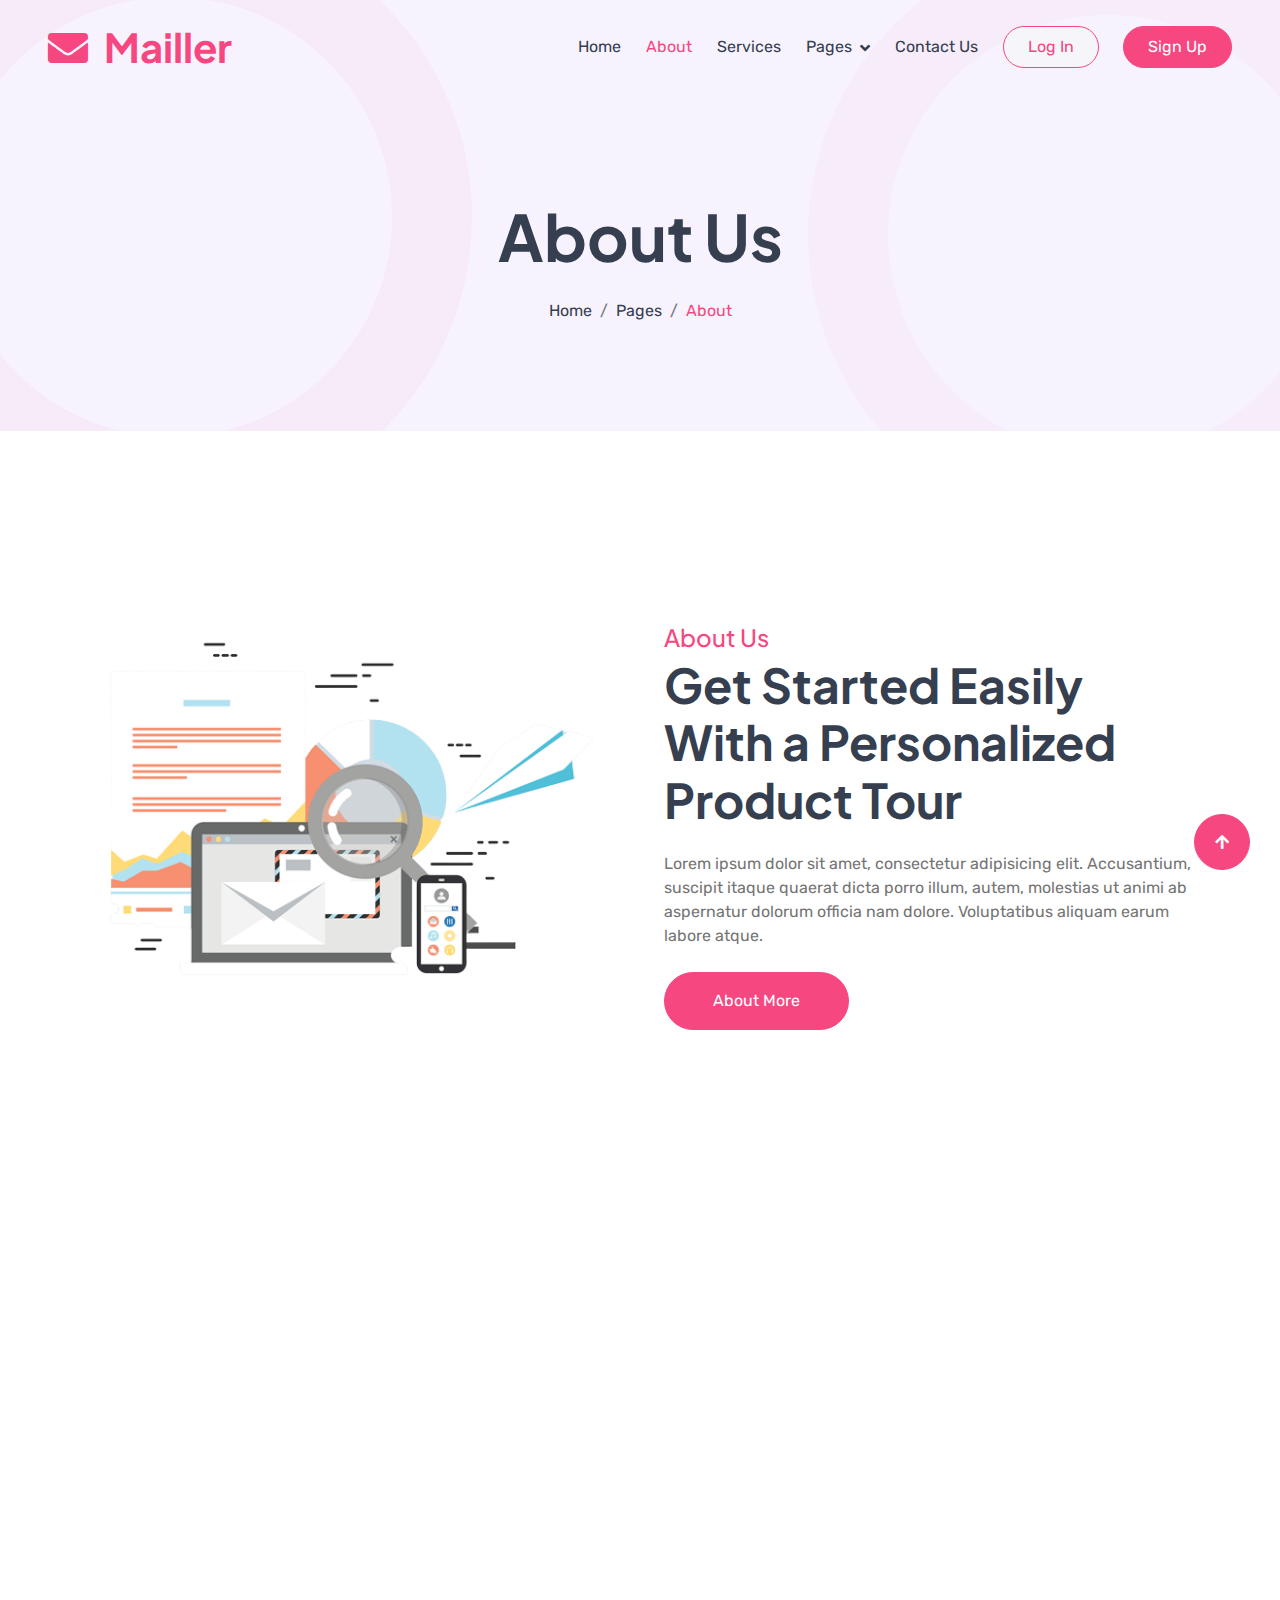
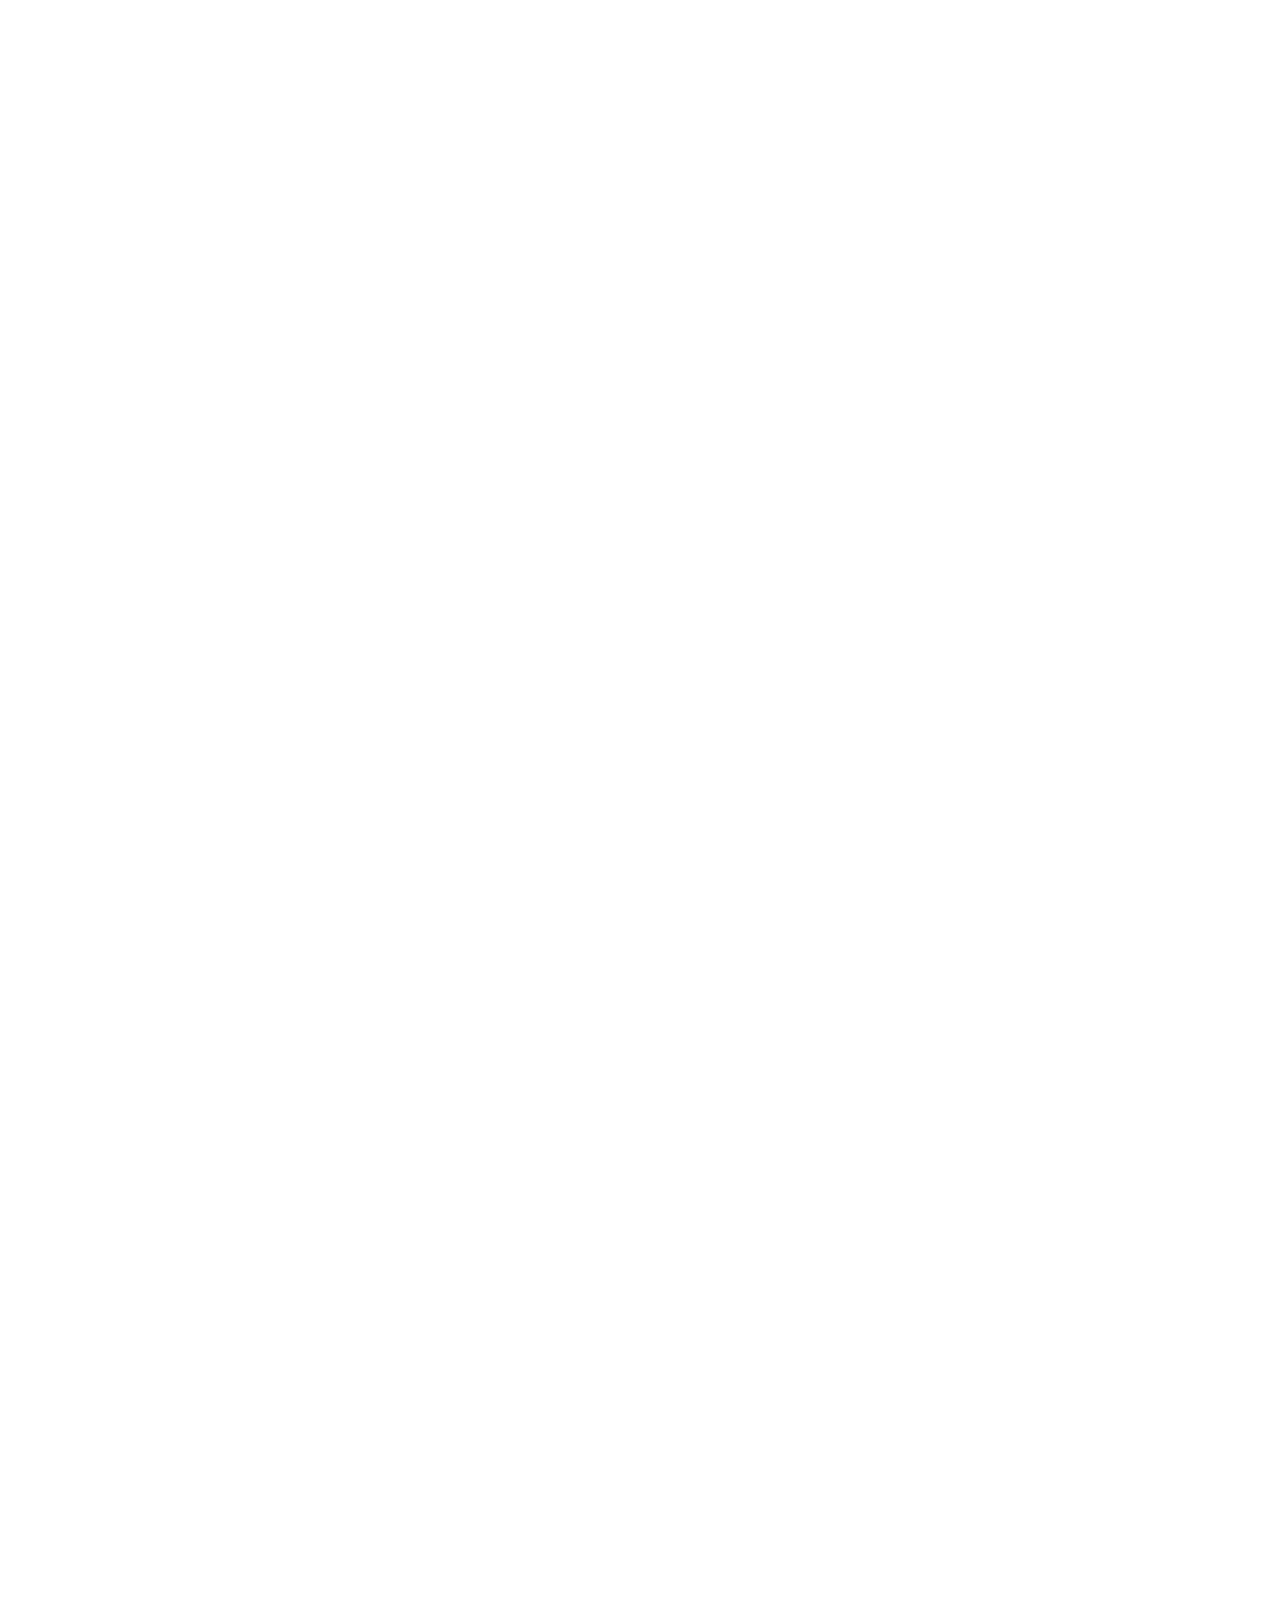
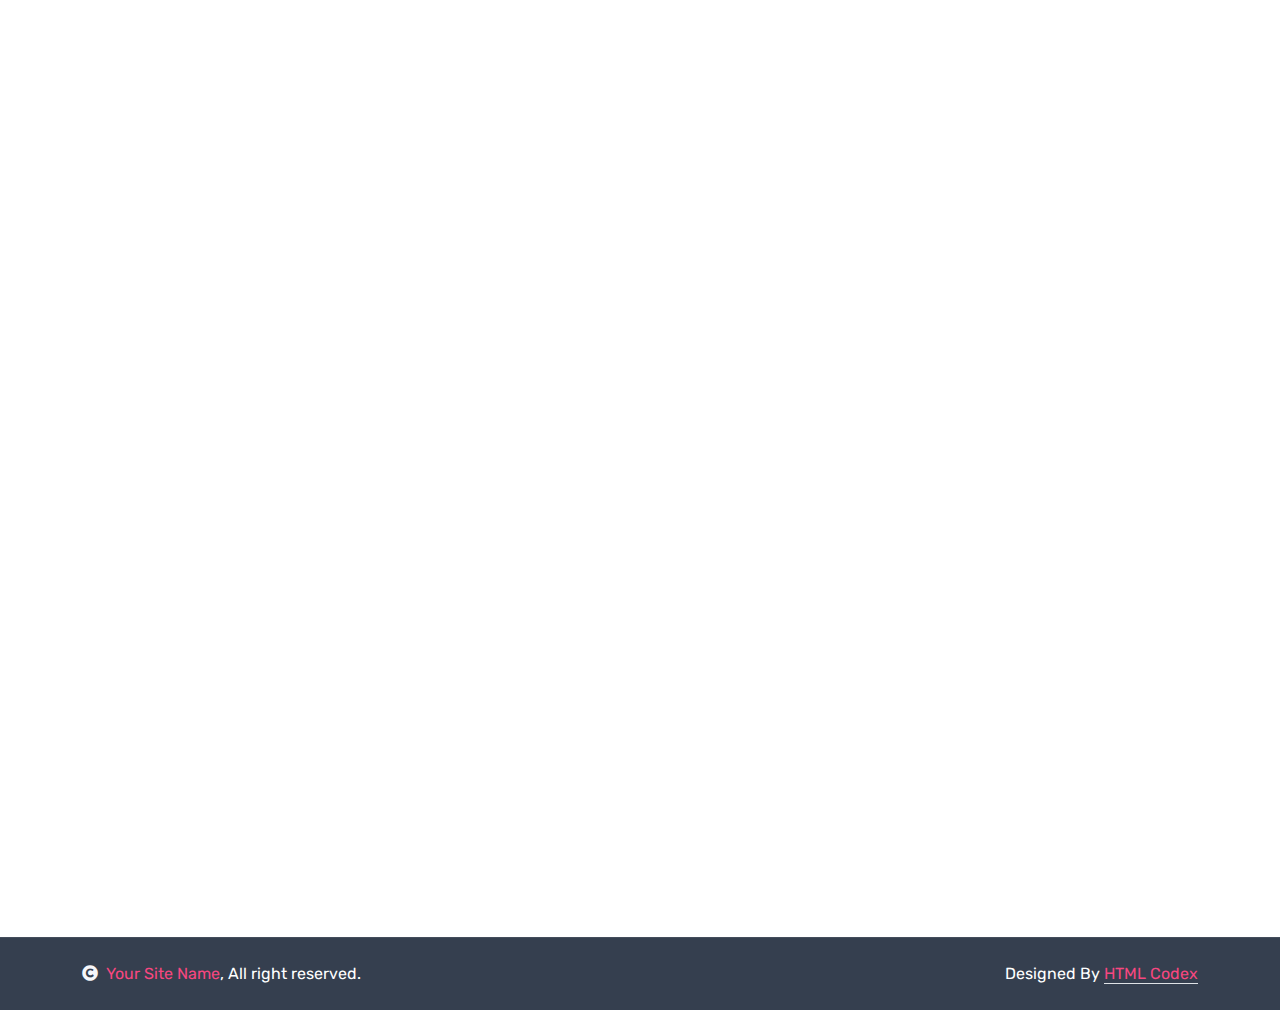
<file: about.html>
<!DOCTYPE html>
<html lang="en">

    <head>
        <meta charset="utf-8">
        <title>Mailler - SaaS Website Template</title>
        <meta content="width=device-width, initial-scale=1.0" name="viewport">
        <meta content="" name="keywords">
        <meta content="" name="description">

        <!-- Google Web Fonts -->
        <link rel="preconnect" href="https://fonts.googleapis.com">
        <link rel="preconnect" href="https://fonts.gstatic.com" crossorigin>
        <link href="https://fonts.googleapis.com/css2?family=Plus+Jakarta+Sans:wght@500;600;700&family=Rubik:wght@400;500&display=swap" rel="stylesheet"> 

        <!-- Icon Font Stylesheet -->
        <link rel="stylesheet" href="https://use.fontawesome.com/releases/v5.15.4/css/all.css"/>
        <link href="https://cdn.jsdelivr.net/npm/bootstrap-icons@1.4.1/font/bootstrap-icons.css" rel="stylesheet">

        <!-- Libraries Stylesheet -->
        <link href="lib/animate/animate.min.css" rel="stylesheet">
        <link href="lib/owlcarousel/assets/owl.carousel.min.css" rel="stylesheet">
        <link href="lib/lightbox/css/lightbox.min.css" rel="stylesheet">


        <!-- Customized Bootstrap Stylesheet -->
        <link href="css/bootstrap.min.css" rel="stylesheet">

        <!-- Template Stylesheet -->
        <link href="css/style.css" rel="stylesheet">
    </head>

    <body>

        <!-- Spinner Start -->
        <div id="spinner" class="show bg-white position-fixed translate-middle w-100 vh-100 top-50 start-50 d-flex align-items-center justify-content-center">
            <div class="spinner-border text-primary" style="width: 3rem; height: 3rem;" role="status">
                <span class="sr-only">Loading...</span>
            </div>
        </div>
        <!-- Spinner End -->


        <!-- Navbar & Hero Start -->
        <div class="container-fluid p-0">
            <nav class="navbar navbar-expand-lg navbar-light bg-transparent px-4 px-lg-5 py-3 py-lg-0">
                <a href="index.html" class="navbar-brand p-0">
                    <h1 class="display-6 text-primary m-0"><i class="fas fa-envelope me-3"></i>Mailler</h1>
                    <!-- <img src="img/logo.png" alt="Logo"> -->
                </a>
                <button class="navbar-toggler" type="button" data-bs-toggle="collapse" data-bs-target="#navbarCollapse">
                    <span class="fa fa-bars"></span>
                </button>
                <div class="collapse navbar-collapse" id="navbarCollapse">
                    <div class="navbar-nav ms-auto py-0">
                        <a href="index.html" class="nav-item nav-link">Home</a>
                        <a href="about.html" class="nav-item nav-link active">About</a>
                        <a href="service.html" class="nav-item nav-link">Services</a>
                        <div class="nav-item dropdown">
                            <a href="#" class="nav-link dropdown-toggle" data-bs-toggle="dropdown">Pages</a>
                            <div class="dropdown-menu m-0">
                                <a href="feature.html" class="dropdown-item">Features</a>
                                <a href="pricing.html" class="dropdown-item">Pricing</a>
                                <a href="blog.html" class="dropdown-item">Blog</a>
                                <a href="testimonial.html" class="dropdown-item">Testimonial</a>
                                <a href="404.html" class="dropdown-item">404 Page</a>
                            </div>
                        </div>
                        <a href="contact.html" class="nav-item nav-link">Contact Us</a>
                    </div>
                    <a href="#" class="btn btn-light border border-primary rounded-pill text-primary py-2 px-4 me-4">Log In</a>
                    <a href="#" class="btn btn-primary rounded-pill text-white py-2 px-4">Sign Up</a>
                </div>
            </nav>
        </div>
        <!-- Navbar & Hero End -->


         <!-- Header Start -->
         <div class="container-fluid bg-breadcrumb">
            <ul class="breadcrumb-animation">
                <li></li>
                <li></li>
                <li></li>
                <li></li>
                <li></li>
                <li></li>
                <li></li>
                <li></li>
                <li></li>
                <li></li>
            </ul>
            <div class="container text-center py-5" style="max-width: 900px;">
                <h3 class="display-3 mb-4 wow fadeInDown" data-wow-delay="0.1s">About Us</h1>
                <ol class="breadcrumb justify-content-center mb-0 wow fadeInDown" data-wow-delay="0.3s">
                    <li class="breadcrumb-item"><a href="index.html">Home</a></li>
                    <li class="breadcrumb-item"><a href="#">Pages</a></li>
                    <li class="breadcrumb-item active text-primary">About</li>
                </ol>    
            </div>
        </div>
        <!-- Header End -->


        <!-- About Start -->
        <div class="container-fluid overflow-hidden py-5 mt-5">
            <div class="container py-5">
                <div class="row g-5">
                    <div class="col-lg-6 wow fadeInUp" data-wow-delay="0.1s">
                        <div class="RotateMoveLeft">
                            <img src="img/about-1.png" class="img-fluid w-100" alt="">
                        </div>
                    </div>
                    <div class="col-lg-6 wow fadeInUp" data-wow-delay="0.3s">
                        <h4 class="mb-1 text-primary">About Us</h4>
                        <h1 class="display-5 mb-4">Get Started Easily With a Personalized Product Tour</h1>
                        <p class="mb-4">Lorem ipsum dolor sit amet, consectetur adipisicing elit. Accusantium, suscipit itaque quaerat dicta porro illum, autem, molestias ut animi ab aspernatur dolorum officia nam dolore. Voluptatibus aliquam earum labore atque.
                        </p>
                        <a href="#" class="btn btn-primary rounded-pill py-3 px-5">About More</a>
                    </div>
                </div>
            </div>
        </div>
        <!-- About End -->


        <!-- Feature Start -->
        <div class="container-fluid feature overflow-hidden py-5">
            <div class="container py-5">
                <div class="text-center mx-auto mb-5 wow fadeInUp" data-wow-delay="0.1s" style="max-width: 900px;">
                    <h4 class="text-primary">Our Feature</h4>
                    <h1 class="display-5 mb-4">Important Features For Email Marketing</h1>
                    <p class="mb-0">Dolor sit amet consectetur, adipisicing elit. Ipsam, beatae maxime. Vel animi eveniet doloremque reiciendis soluta iste provident non rerum illum perferendis earum est architecto dolores vitae quia vero quod incidunt culpa corporis, porro doloribus. Voluptates nemo doloremque cum.
                    </p>
                </div>
                <div class="row g-4 justify-content-center text-center mb-5">
                    <div class="col-md-6 col-lg-4 col-xl-3 wow fadeInUp" data-wow-delay="0.1s">
                        <div class="text-center p-4">
                            <div class="d-inline-block rounded bg-light p-4 mb-4"><i class="fas fa-envelope fa-5x text-secondary"></i></div>
                            <div class="feature-content">
                                <a href="#" class="h4">Email Marketing <i class="fa fa-long-arrow-alt-right"></i></a>
                                <p class="mt-4 mb-0">Lorem ipsum dolor sit amet consectetur adipisicing elit.consectetur adipisicing elit
                                </p>
                            </div>
                        </div>
                    </div>
                    <div class="col-md-6 col-lg-4 col-xl-3 wow fadeInUp" data-wow-delay="0.3s">
                        <div class="text-center p-4">
                            <div class="d-inline-block rounded bg-light p-4 mb-4"><i class="fas fa-mail-bulk fa-5x text-secondary"></i></div>
                            <div class="feature-content">
                                <a href="#" class="h4">Email Builder <i class="fa fa-long-arrow-alt-right"></i></a>
                                <p class="mt-4 mb-0">Lorem ipsum dolor sit amet consectetur adipisicing elit.consectetur adipisicing elit
                                </p>
                            </div>
                        </div>
                    </div>
                    <div class="col-md-6 col-lg-4 col-xl-3 wow fadeInUp" data-wow-delay="0.5s">
                        <div class="text-center rounded p-4">
                            <div class="d-inline-block rounded bg-light p-4 mb-4"><i class="fas fa-sitemap fa-5x text-secondary"></i></div>
                            <div class="feature-content">
                                <a href="#" class="h4">Customer Builder <i class="fa fa-long-arrow-alt-right"></i></a>
                                <p class="mt-4 mb-0">Lorem ipsum dolor sit amet consectetur adipisicing elit.consectetur adipisicing elit
                                </p>
                            </div>
                        </div>
                    </div>
                    <div class="col-md-6 col-lg-4 col-xl-3 wow fadeInUp" data-wow-delay="0.7s">
                        <div class="text-center rounded p-4">
                            <div class="d-inline-block rounded bg-light p-4 mb-4"><i class="fas fa-tasks fa-5x text-secondary"></i></div>
                            <div class="feature-content">
                                <a href="#" class="h4">Campaign Manager <i class="fa fa-long-arrow-alt-right"></i></a>
                                <p class="mt-4 mb-0">Lorem ipsum dolor sit amet consectetur adipisicing elit.consectetur adipisicing elit
                                </p>
                            </div>
                        </div>
                    </div>
                    <div class="col-12 wow fadeInUp" data-wow-delay="0.1s">
                        <div class="my-3">
                            <a href="#" class="btn btn-primary d-inline rounded-pill px-5 py-3">More Features</a>
                        </div>
                    </div>
                </div>
                <div class="row g-5 pt-5" style="margin-top: 6rem;">
                    <div class="col-lg-6 wow fadeInLeft" data-wow-delay="0.1s">
                        <div class="feature-img RotateMoveLeft h-100" style="object-fit: cover;">
                            <img src="img/features-1.png" class="img-fluid w-100 h-100" alt="">
                        </div>
                    </div>
                    <div class="col-lg-6 wow fadeInRight" data-wow-delay="0.1s">
                        <h4 class="text-primary">Fearutes</h4>
                        <h1 class="display-5 mb-4">Push Your Visitors Into Happy Customers</h1>
                        <p class="mb-4">Lorem ipsum dolor sit amet, consectetur adipisicing elit. Accusantium, suscipit itaque quaerat dicta porro illum, autem, molestias ut animi ab aspernatur dolorum officia nam dolore. Voluptatibus aliquam earum labore atque.
                        </p>
                        <div class="row g-4">
                            <div class="col-6">
                                <div class="d-flex">
                                    <i class="fas fa-newspaper fa-4x text-secondary"></i>
                                    <div class="d-flex flex-column ms-3">
                                        <h2 class="mb-0 fw-bold">285</h2>
                                        <small class="text-dark">Created Projects</small>
                                    </div>
                                </div>
                            </div>
                            <div class="col-6">
                                <div class="d-flex">
                                    <i class="fas fa-users fa-4x text-secondary"></i>
                                    <div class="d-flex flex-column ms-3">
                                        <h2 class="mb-0 fw-bold">6560</h2>
                                        <small class="text-dark">Happy Clients</small>
                                    </div>
                                </div>
                            </div>
                        </div>
                        <div class="my-4">
                            <a href="#" class="btn btn-primary rounded-pill py-3 px-5">Read More</a>
                        </div>
                    </div>
                </div>
            </div>
        </div>
        <!-- Feature End -->


        <!-- Blog Start -->
        <div class="container-fluid blog py-5">
            <div class="container py-5">
                <div class="text-center mx-auto mb-5 wow fadeInUp" data-wow-delay="0.1s" style="max-width: 900px;">
                    <h4 class="text-primary">Our Blog</h4>
                    <h1 class="display-5 mb-4">Join Us For New Blog</h1>
                    <p class="mb-0">Dolor sit amet consectetur, adipisicing elit. Ipsam, beatae maxime. Vel animi eveniet doloremque reiciendis soluta iste provident non rerum illum perferendis earum est architecto dolores vitae quia vero quod incidunt culpa corporis, porro doloribus. Voluptates nemo doloremque cum.
                    </p>
                </div>
                <div class="row g-4 justify-content-center">
                    <div class="col-md-6 col-lg-4 col-xl-3 wow fadeInUp" data-wow-delay="0.1s">
                        <div class="blog-item">
                            <div class="blog-img">
                                <img src="img/blog-1.png" class="img-fluid w-100" alt="">
                                <div class="blog-info">
                                    <span><i class="fa fa-clock"></i> Dec 01.2024</span>
                                    <div class="d-flex">
                                        <span class="me-3"> 3 <i class="fa fa-heart"></i></span>
                                        <a href="#" class="text-white">0 <i class="fa fa-comment"></i></a>
                                    </div>
                                </div>
                            </div>
                            <div class="blog-content text-dark border p-4 ">
                                <h5 class="mb-4">Dolor, sit amet consectetur adipisicing</h5>
                                <p class="mb-4">Lorem ipsum dolor sit amet consectur adip sed eiusmod amet consectur adip.</p>
                                <a class="btn btn-light rounded-pill py-2 px-4" href="#">Read More</a>
                            </div>
                        </div>
                    </div>
                    <div class="col-md-6 col-lg-4 col-xl-3 wow fadeInUp" data-wow-delay="0.3s">
                        <div class="blog-item">
                            <div class="blog-img">
                                <img src="img/blog-2.png" class="img-fluid w-100" alt="">
                                <div class="blog-info">
                                    <span><i class="fa fa-clock"></i> Dec 01.2024</span>
                                    <div class="d-flex">
                                        <span class="me-3"> 3 <i class="fa fa-heart"></i></span>
                                        <a href="#" class="text-white">0 <i class="fa fa-comment"></i></a>
                                    </div>
                                </div>
                            </div>
                            <div class="blog-content text-dark border p-4 ">
                                <h5 class="mb-4">Dolor, sit amet consectetur adipisicing</h5>
                                <p class="mb-4">Lorem ipsum dolor sit amet consectur adip sed eiusmod amet consectur adip.</p>
                                <a class="btn btn-light rounded-pill py-2 px-4" href="#">Read More</a>
                            </div>
                        </div>
                    </div>
                    <div class="col-md-6 col-lg-4 col-xl-3 wow fadeInUp" data-wow-delay="0.5s">
                        <div class="blog-item">
                            <div class="blog-img">
                                <img src="img/blog-3.png" class="img-fluid w-100" alt="">
                                <div class="blog-info">
                                    <span><i class="fa fa-clock"></i> Dec 01.2024</span>
                                    <div class="d-flex">
                                        <span class="me-3"> 3 <i class="fa fa-heart"></i></span>
                                        <a href="#" class="text-white">0 <i class="fa fa-comment"></i></a>
                                    </div>
                                </div>
                            </div>
                            <div class="blog-content text-dark border p-4 ">
                                <h5 class="mb-4">Dolor, sit amet consectetur adipisicing</h5>
                                <p class="mb-4">Lorem ipsum dolor sit amet consectur adip sed eiusmod amet consectur adip.</p>
                                <a class="btn btn-light rounded-pill py-2 px-4" href="#">Read More</a>
                            </div>
                        </div>
                    </div>
                    <div class="col-md-6 col-lg-4 col-xl-3 wow fadeInUp" data-wow-delay="0.7s">
                        <div class="blog-item">
                            <div class="blog-img">
                                <img src="img/blog-4.png" class="img-fluid w-100" alt="">
                                <div class="blog-info">
                                    <span><i class="fa fa-clock"></i> Dec 01.2024</span>
                                    <div class="d-flex">
                                        <span class="me-3"> 3 <i class="fa fa-heart"></i></span>
                                        <a href="#" class="text-white">0 <i class="fa fa-comment"></i></a>
                                    </div>
                                </div>
                            </div>
                            <div class="blog-content text-dark border p-4 ">
                                <h5 class="mb-4">Dolor, sit amet consectetur adipisicing</h5>
                                <p class="mb-4">Lorem ipsum dolor sit amet consectur adip sed eiusmod amet consectur adip.</p>
                                <a class="btn btn-light rounded-pill py-2 px-4" href="#">Read More</a>
                            </div>
                        </div>
                    </div>
                </div>
            </div>
        </div>
        <!-- Blog End -->


        <!-- Footer Start -->
        <div class="container-fluid footer py-5 wow fadeIn" data-wow-delay="0.2s">
            <div class="container py-5">
                <div class="row g-5">
                    <div class="col-md-6 col-lg-6 col-xl-3">
                        <div class="footer-item d-flex flex-column">
                            <h4 class="text-dark mb-4">Company</h4>
                            <a href=""> Why Mailler?</a>
                            <a href=""> Our Features</a>
                            <a href=""> Our Portfolio</a>
                            <a href=""> About Us</a>
                            <a href=""> Our Blog & News</a>
                            <a href=""> Get In Touch</a>
                        </div>
                    </div>
                    <div class="col-md-6 col-lg-6 col-xl-3">
                        <div class="footer-item d-flex flex-column">
                            <h4 class="mb-4 text-dark">Quick Links</h4>
                            <a href=""> About Us</a>
                            <a href=""> Contact Us</a>
                            <a href=""> Privacy Policy</a>
                            <a href=""> Terms & Conditions</a>
                            <a href=""> Our Blog & News</a>
                            <a href=""> Our Team</a>
                        </div>
                    </div>
                    <div class="col-md-6 col-lg-6 col-xl-3">
                        <div class="footer-item d-flex flex-column">
                            <h4 class="mb-4 text-dark">Services</h4>
                            <a href=""> All Services</a>
                            <a href=""> Promotional Emails</a>
                            <a href=""> Product Updates</a>
                            <a href=""> Email Marketing</a>
                            <a href=""> Acquistion Emails</a>
                            <a href=""> Retention Emails</a>
                        </div>
                    </div>
                    <div class="col-md-6 col-lg-6 col-xl-3">
                        <div class="footer-item d-flex flex-column">
                            <h4 class="mb-4 text-dark">Contact Info</h4>
                            <a href=""><i class="fa fa-map-marker-alt me-2"></i> 123 Street, New York, USA</a>
                            <a href=""><i class="fas fa-envelope me-2"></i> info@example.com</a>
                            <a href=""><i class="fas fa-phone me-2"></i> +012 345 67890</a>
                            <a href="" class="mb-3"><i class="fas fa-print me-2"></i> +012 345 67890</a>
                            <div class="d-flex align-items-center">
                                <i class="fas fa-share fa-2x text-secondary me-2"></i>
                                <a class="btn-square btn btn-primary rounded-circle mx-1" href=""><i class="fab fa-facebook-f"></i></a>
                                <a class="btn-square btn btn-primary rounded-circle mx-1" href=""><i class="fab fa-twitter"></i></a>
                                <a class="btn-square btn btn-primary rounded-circle mx-1" href=""><i class="fab fa-instagram"></i></a>
                                <a class="btn-square btn btn-primary rounded-circle mx-1" href=""><i class="fab fa-linkedin-in"></i></a>
                            </div>
                        </div>
                    </div>
                </div>
            </div>
        </div>
        <!-- Footer End -->

        
        <!-- Copyright Start -->
        <div class="container-fluid copyright py-4">
            <div class="container">
                <div class="row g-4 align-items-center">
                    <div class="col-md-6 text-center text-md-start mb-md-0">
                        <span class="text-white"><a href="#"><i class="fas fa-copyright text-light me-2"></i>Your Site Name</a>, All right reserved.</span>
                    </div>
                    <div class="col-md-6 text-center text-md-end text-white">
                        <!--/*** This template is free as long as you keep the below author’s credit link/attribution link/backlink. ***/-->
                        <!--/*** If you'd like to use the template without the below author’s credit link/attribution link/backlink, ***/-->
                        <!--/*** you can purchase the Credit Removal License from "https://htmlcodex.com/credit-removal". ***/-->
                        Designed By <a class="border-bottom" href="https://htmlcodex.com">HTML Codex</a>
                    </div>
                </div>
            </div>
        </div>
        <!-- Copyright End -->


        <!-- Back to Top -->
        <a href="#" class="btn btn-primary btn-lg-square back-to-top"><i class="fa fa-arrow-up"></i></a>   

        
    <!-- JavaScript Libraries -->
    <script src="https://ajax.googleapis.com/ajax/libs/jquery/3.6.4/jquery.min.js"></script>
    <script src="https://cdn.jsdelivr.net/npm/bootstrap@5.0.0/dist/js/bootstrap.bundle.min.js"></script>
    <script src="lib/wow/wow.min.js"></script>
    <script src="lib/easing/easing.min.js"></script>
    <script src="lib/waypoints/waypoints.min.js"></script>
    <script src="lib/counterup/counterup.min.js"></script>
    <script src="lib/owlcarousel/owl.carousel.min.js"></script>
    <script src="lib/lightbox/js/lightbox.min.js"></script>
    

    <!-- Template Javascript -->
    <script src="js/main.js"></script>
    </body>

</html>
</file>
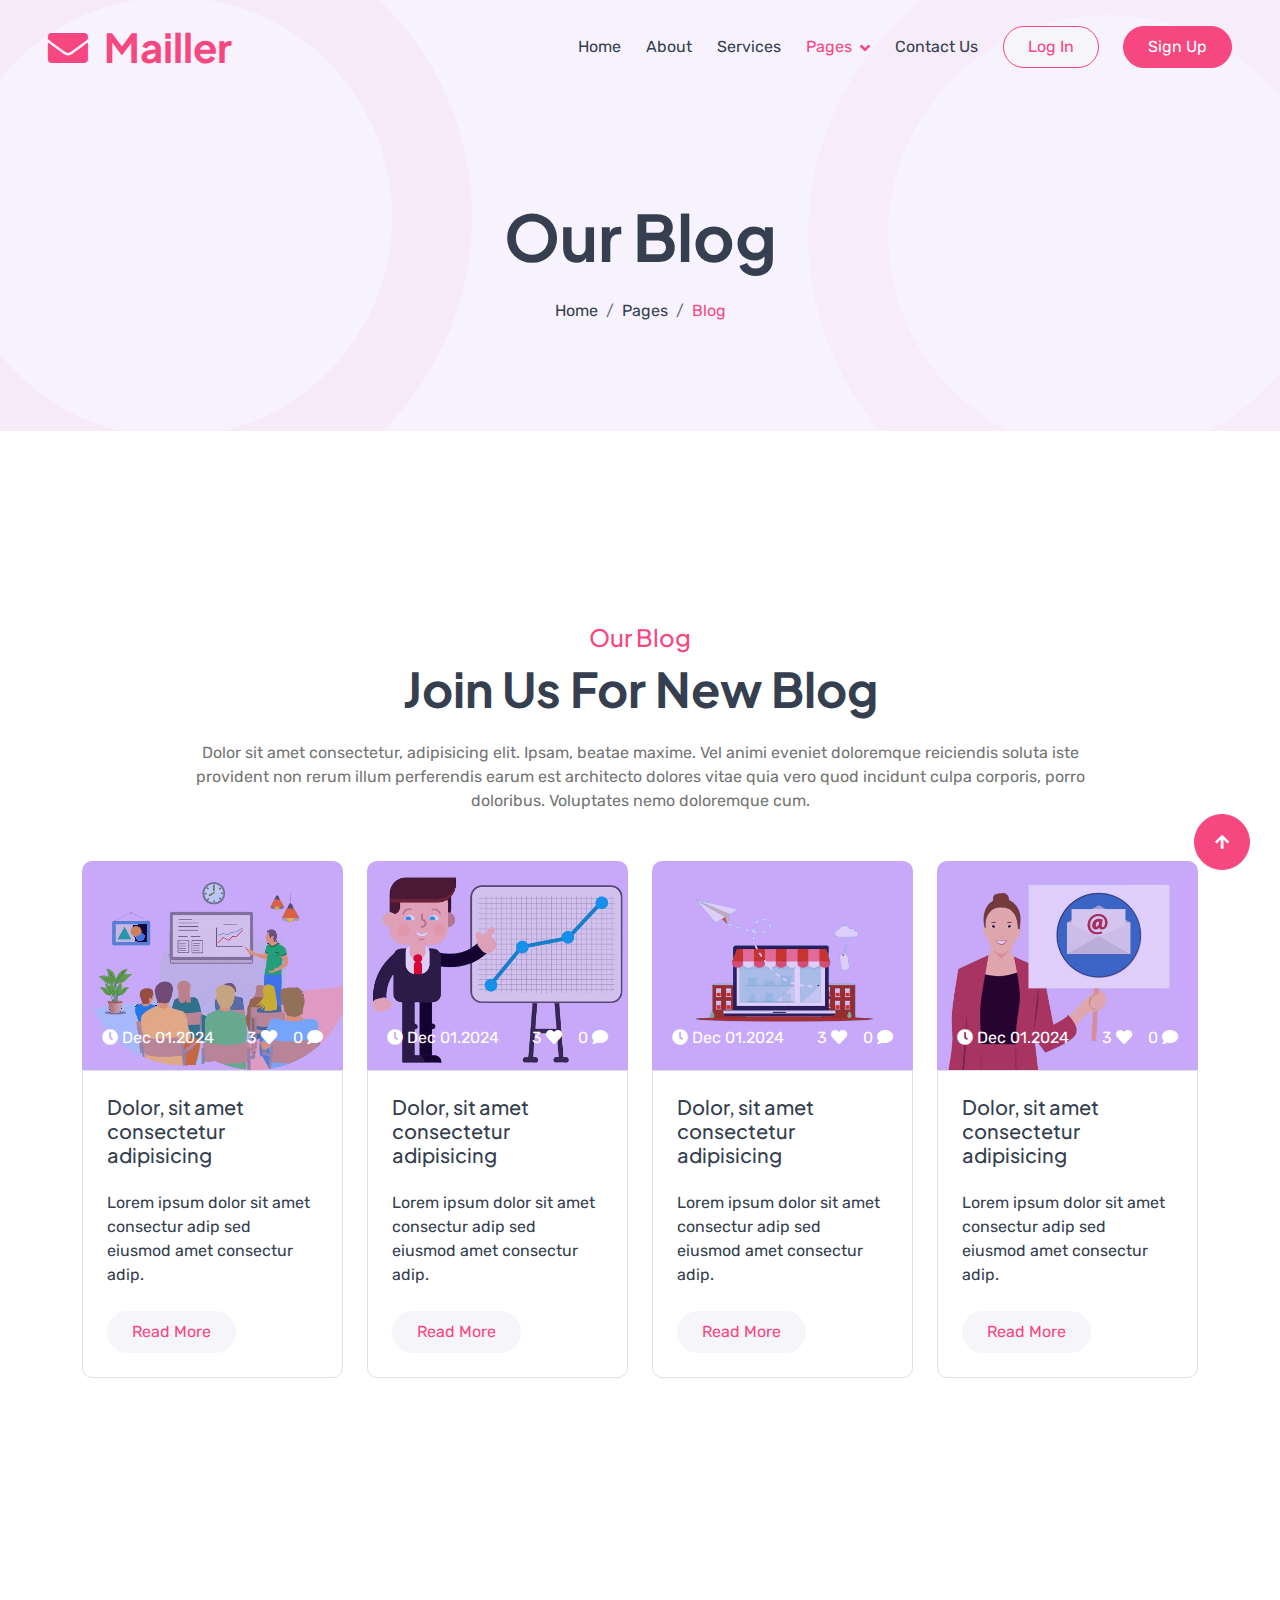
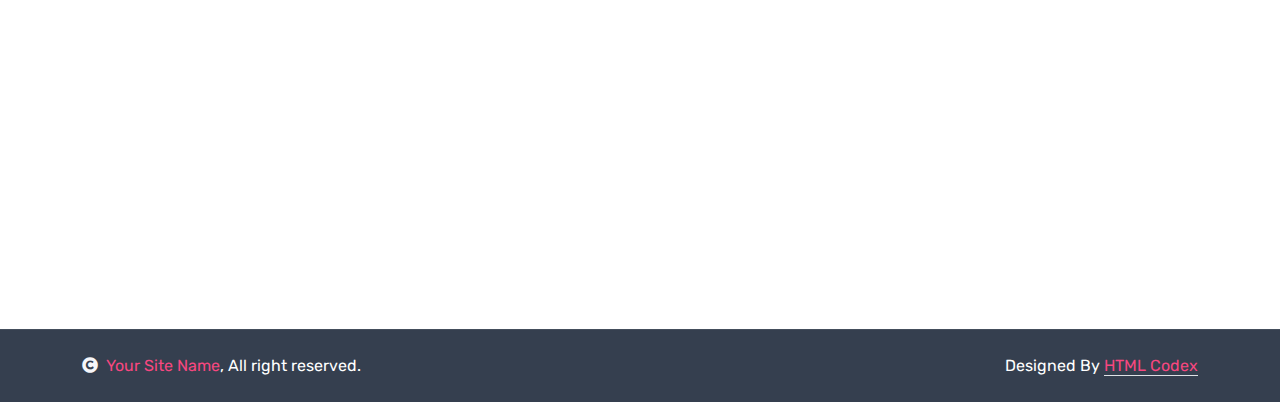
<file: blog.html>
<!DOCTYPE html>
<html lang="en">

    <head>
        <meta charset="utf-8">
        <title>Mailler - SaaS Website Template</title>
        <meta content="width=device-width, initial-scale=1.0" name="viewport">
        <meta content="" name="keywords">
        <meta content="" name="description">

        <!-- Google Web Fonts -->
        <link rel="preconnect" href="https://fonts.googleapis.com">
        <link rel="preconnect" href="https://fonts.gstatic.com" crossorigin>
        <link href="https://fonts.googleapis.com/css2?family=Plus+Jakarta+Sans:wght@500;600;700&family=Rubik:wght@400;500&display=swap" rel="stylesheet"> 

        <!-- Icon Font Stylesheet -->
        <link rel="stylesheet" href="https://use.fontawesome.com/releases/v5.15.4/css/all.css"/>
        <link href="https://cdn.jsdelivr.net/npm/bootstrap-icons@1.4.1/font/bootstrap-icons.css" rel="stylesheet">

        <!-- Libraries Stylesheet -->
        <link href="lib/animate/animate.min.css" rel="stylesheet">
        <link href="lib/owlcarousel/assets/owl.carousel.min.css" rel="stylesheet">
        <link href="lib/lightbox/css/lightbox.min.css" rel="stylesheet">


        <!-- Customized Bootstrap Stylesheet -->
        <link href="css/bootstrap.min.css" rel="stylesheet">

        <!-- Template Stylesheet -->
        <link href="css/style.css" rel="stylesheet">
    </head>

    <body>

        <!-- Spinner Start -->
        <div id="spinner" class="show bg-white position-fixed translate-middle w-100 vh-100 top-50 start-50 d-flex align-items-center justify-content-center">
            <div class="spinner-border text-primary" style="width: 3rem; height: 3rem;" role="status">
                <span class="sr-only">Loading...</span>
            </div>
        </div>
        <!-- Spinner End -->


        <!-- Navbar & Hero Start -->
        <div class="container-fluid p-0">
            <nav class="navbar navbar-expand-lg navbar-light bg-transparent px-4 px-lg-5 py-3 py-lg-0">
                <a href="index.html" class="navbar-brand p-0">
                    <h1 class="display-6 text-primary m-0"><i class="fas fa-envelope me-3"></i>Mailler</h1>
                    <!-- <img src="img/logo.png" alt="Logo"> -->
                </a>
                <button class="navbar-toggler" type="button" data-bs-toggle="collapse" data-bs-target="#navbarCollapse">
                    <span class="fa fa-bars"></span>
                </button>
                <div class="collapse navbar-collapse" id="navbarCollapse">
                    <div class="navbar-nav ms-auto py-0">
                        <a href="index.html" class="nav-item nav-link">Home</a>
                        <a href="about.html" class="nav-item nav-link">About</a>
                        <a href="service.html" class="nav-item nav-link">Services</a>
                        <div class="nav-item dropdown">
                            <a href="#" class="nav-link dropdown-toggle active" data-bs-toggle="dropdown">Pages</a>
                            <div class="dropdown-menu m-0">
                                <a href="feature.html" class="dropdown-item">Features</a>
                                <a href="pricing.html" class="dropdown-item">Pricing</a>
                                <a href="blog.html" class="dropdown-item active">Blog</a>
                                <a href="testimonial.html" class="dropdown-item">Testimonial</a>
                                <a href="404.html" class="dropdown-item">404 Page</a>
                            </div>
                        </div>
                        <a href="contact.html" class="nav-item nav-link">Contact Us</a>
                    </div>
                    <a href="#" class="btn btn-light border border-primary rounded-pill text-primary py-2 px-4 me-4">Log In</a>
                    <a href="#" class="btn btn-primary rounded-pill text-white py-2 px-4">Sign Up</a>
                </div>
            </nav>
        </div>
        <!-- Navbar & Hero End -->


         <!-- Header Start -->
         <div class="container-fluid bg-breadcrumb">
            <ul class="breadcrumb-animation">
                <li></li>
                <li></li>
                <li></li>
                <li></li>
                <li></li>
                <li></li>
                <li></li>
                <li></li>
                <li></li>
                <li></li>
            </ul>
            <div class="container text-center py-5" style="max-width: 900px;">
                <h3 class="display-3 mb-4 wow fadeInDown" data-wow-delay="0.1s">Our Blog</h1>
                <ol class="breadcrumb justify-content-center mb-0 wow fadeInDown" data-wow-delay="0.3s">
                    <li class="breadcrumb-item"><a href="index.html">Home</a></li>
                    <li class="breadcrumb-item"><a href="#">Pages</a></li>
                    <li class="breadcrumb-item active text-primary">Blog</li>
                </ol>    
            </div>
        </div>
        <!-- Header End -->


        <!-- Blog Start -->
        <div class="container-fluid blog py-5">
            <div class="container py-5">
                <div class="text-center mx-auto mb-5 wow fadeInUp" data-wow-delay="0.1s" style="max-width: 900px;">
                    <h4 class="text-primary">Our Blog</h4>
                    <h1 class="display-5 mb-4">Join Us For New Blog</h1>
                    <p class="mb-0">Dolor sit amet consectetur, adipisicing elit. Ipsam, beatae maxime. Vel animi eveniet doloremque reiciendis soluta iste provident non rerum illum perferendis earum est architecto dolores vitae quia vero quod incidunt culpa corporis, porro doloribus. Voluptates nemo doloremque cum.
                    </p>
                </div>
                <div class="row g-4 justify-content-center">
                    <div class="col-md-6 col-lg-4 col-xl-3 wow fadeInUp" data-wow-delay="0.1s">
                        <div class="blog-item">
                            <div class="blog-img">
                                <img src="img/blog-1.png" class="img-fluid w-100" alt="">
                                <div class="blog-info">
                                    <span><i class="fa fa-clock"></i> Dec 01.2024</span>
                                    <div class="d-flex">
                                        <span class="me-3"> 3 <i class="fa fa-heart"></i></span>
                                        <a href="#" class="text-white">0 <i class="fa fa-comment"></i></a>
                                    </div>
                                </div>
                            </div>
                            <div class="blog-content text-dark border p-4 ">
                                <h5 class="mb-4">Dolor, sit amet consectetur adipisicing</h5>
                                <p class="mb-4">Lorem ipsum dolor sit amet consectur adip sed eiusmod amet consectur adip.</p>
                                <a class="btn btn-light rounded-pill py-2 px-4" href="#">Read More</a>
                            </div>
                        </div>
                    </div>
                    <div class="col-md-6 col-lg-4 col-xl-3 wow fadeInUp" data-wow-delay="0.3s">
                        <div class="blog-item">
                            <div class="blog-img">
                                <img src="img/blog-2.png" class="img-fluid w-100" alt="">
                                <div class="blog-info">
                                    <span><i class="fa fa-clock"></i> Dec 01.2024</span>
                                    <div class="d-flex">
                                        <span class="me-3"> 3 <i class="fa fa-heart"></i></span>
                                        <a href="#" class="text-white">0 <i class="fa fa-comment"></i></a>
                                    </div>
                                </div>
                            </div>
                            <div class="blog-content text-dark border p-4 ">
                                <h5 class="mb-4">Dolor, sit amet consectetur adipisicing</h5>
                                <p class="mb-4">Lorem ipsum dolor sit amet consectur adip sed eiusmod amet consectur adip.</p>
                                <a class="btn btn-light rounded-pill py-2 px-4" href="#">Read More</a>
                            </div>
                        </div>
                    </div>
                    <div class="col-md-6 col-lg-4 col-xl-3 wow fadeInUp" data-wow-delay="0.5s">
                        <div class="blog-item">
                            <div class="blog-img">
                                <img src="img/blog-3.png" class="img-fluid w-100" alt="">
                                <div class="blog-info">
                                    <span><i class="fa fa-clock"></i> Dec 01.2024</span>
                                    <div class="d-flex">
                                        <span class="me-3"> 3 <i class="fa fa-heart"></i></span>
                                        <a href="#" class="text-white">0 <i class="fa fa-comment"></i></a>
                                    </div>
                                </div>
                            </div>
                            <div class="blog-content text-dark border p-4 ">
                                <h5 class="mb-4">Dolor, sit amet consectetur adipisicing</h5>
                                <p class="mb-4">Lorem ipsum dolor sit amet consectur adip sed eiusmod amet consectur adip.</p>
                                <a class="btn btn-light rounded-pill py-2 px-4" href="#">Read More</a>
                            </div>
                        </div>
                    </div>
                    <div class="col-md-6 col-lg-4 col-xl-3 wow fadeInUp" data-wow-delay="0.7s">
                        <div class="blog-item">
                            <div class="blog-img">
                                <img src="img/blog-4.png" class="img-fluid w-100" alt="">
                                <div class="blog-info">
                                    <span><i class="fa fa-clock"></i> Dec 01.2024</span>
                                    <div class="d-flex">
                                        <span class="me-3"> 3 <i class="fa fa-heart"></i></span>
                                        <a href="#" class="text-white">0 <i class="fa fa-comment"></i></a>
                                    </div>
                                </div>
                            </div>
                            <div class="blog-content text-dark border p-4 ">
                                <h5 class="mb-4">Dolor, sit amet consectetur adipisicing</h5>
                                <p class="mb-4">Lorem ipsum dolor sit amet consectur adip sed eiusmod amet consectur adip.</p>
                                <a class="btn btn-light rounded-pill py-2 px-4" href="#">Read More</a>
                            </div>
                        </div>
                    </div>
                </div>
            </div>
        </div>
        <!-- Blog End -->


        <!-- Footer Start -->
        <div class="container-fluid footer py-5 wow fadeIn" data-wow-delay="0.2s">
            <div class="container py-5">
                <div class="row g-5">
                    <div class="col-md-6 col-lg-6 col-xl-3">
                        <div class="footer-item d-flex flex-column">
                            <h4 class="text-dark mb-4">Company</h4>
                            <a href=""> Why Mailler?</a>
                            <a href=""> Our Features</a>
                            <a href=""> Our Portfolio</a>
                            <a href=""> About Us</a>
                            <a href=""> Our Blog & News</a>
                            <a href=""> Get In Touch</a>
                        </div>
                    </div>
                    <div class="col-md-6 col-lg-6 col-xl-3">
                        <div class="footer-item d-flex flex-column">
                            <h4 class="mb-4 text-dark">Quick Links</h4>
                            <a href=""> About Us</a>
                            <a href=""> Contact Us</a>
                            <a href=""> Privacy Policy</a>
                            <a href=""> Terms & Conditions</a>
                            <a href=""> Our Blog & News</a>
                            <a href=""> Our Team</a>
                        </div>
                    </div>
                    <div class="col-md-6 col-lg-6 col-xl-3">
                        <div class="footer-item d-flex flex-column">
                            <h4 class="mb-4 text-dark">Services</h4>
                            <a href=""> All Services</a>
                            <a href=""> Promotional Emails</a>
                            <a href=""> Product Updates</a>
                            <a href=""> Email Marketing</a>
                            <a href=""> Acquistion Emails</a>
                            <a href=""> Retention Emails</a>
                        </div>
                    </div>
                    <div class="col-md-6 col-lg-6 col-xl-3">
                        <div class="footer-item d-flex flex-column">
                            <h4 class="mb-4 text-dark">Contact Info</h4>
                            <a href=""><i class="fa fa-map-marker-alt me-2"></i> 123 Street, New York, USA</a>
                            <a href=""><i class="fas fa-envelope me-2"></i> info@example.com</a>
                            <a href=""><i class="fas fa-phone me-2"></i> +012 345 67890</a>
                            <a href="" class="mb-3"><i class="fas fa-print me-2"></i> +012 345 67890</a>
                            <div class="d-flex align-items-center">
                                <i class="fas fa-share fa-2x text-secondary me-2"></i>
                                <a class="btn-square btn btn-primary rounded-circle mx-1" href=""><i class="fab fa-facebook-f"></i></a>
                                <a class="btn-square btn btn-primary rounded-circle mx-1" href=""><i class="fab fa-twitter"></i></a>
                                <a class="btn-square btn btn-primary rounded-circle mx-1" href=""><i class="fab fa-instagram"></i></a>
                                <a class="btn-square btn btn-primary rounded-circle mx-1" href=""><i class="fab fa-linkedin-in"></i></a>
                            </div>
                        </div>
                    </div>
                </div>
            </div>
        </div>
        <!-- Footer End -->

        
        <!-- Copyright Start -->
        <div class="container-fluid copyright py-4">
            <div class="container">
                <div class="row g-4 align-items-center">
                    <div class="col-md-6 text-center text-md-start mb-md-0">
                        <span class="text-white"><a href="#"><i class="fas fa-copyright text-light me-2"></i>Your Site Name</a>, All right reserved.</span>
                    </div>
                    <div class="col-md-6 text-center text-md-end text-white">
                        <!--/*** This template is free as long as you keep the below author’s credit link/attribution link/backlink. ***/-->
                        <!--/*** If you'd like to use the template without the below author’s credit link/attribution link/backlink, ***/-->
                        <!--/*** you can purchase the Credit Removal License from "https://htmlcodex.com/credit-removal". ***/-->
                        Designed By <a class="border-bottom" href="https://htmlcodex.com">HTML Codex</a>
                    </div>
                </div>
            </div>
        </div>
        <!-- Copyright End -->


        <!-- Back to Top -->
        <a href="#" class="btn btn-primary btn-lg-square back-to-top"><i class="fa fa-arrow-up"></i></a>   

        
    <!-- JavaScript Libraries -->
    <script src="https://ajax.googleapis.com/ajax/libs/jquery/3.6.4/jquery.min.js"></script>
    <script src="https://cdn.jsdelivr.net/npm/bootstrap@5.0.0/dist/js/bootstrap.bundle.min.js"></script>
    <script src="lib/wow/wow.min.js"></script>
    <script src="lib/easing/easing.min.js"></script>
    <script src="lib/waypoints/waypoints.min.js"></script>
    <script src="lib/counterup/counterup.min.js"></script>
    <script src="lib/owlcarousel/owl.carousel.min.js"></script>
    <script src="lib/lightbox/js/lightbox.min.js"></script>
    

    <!-- Template Javascript -->
    <script src="js/main.js"></script>
    </body>

</html>
</file>
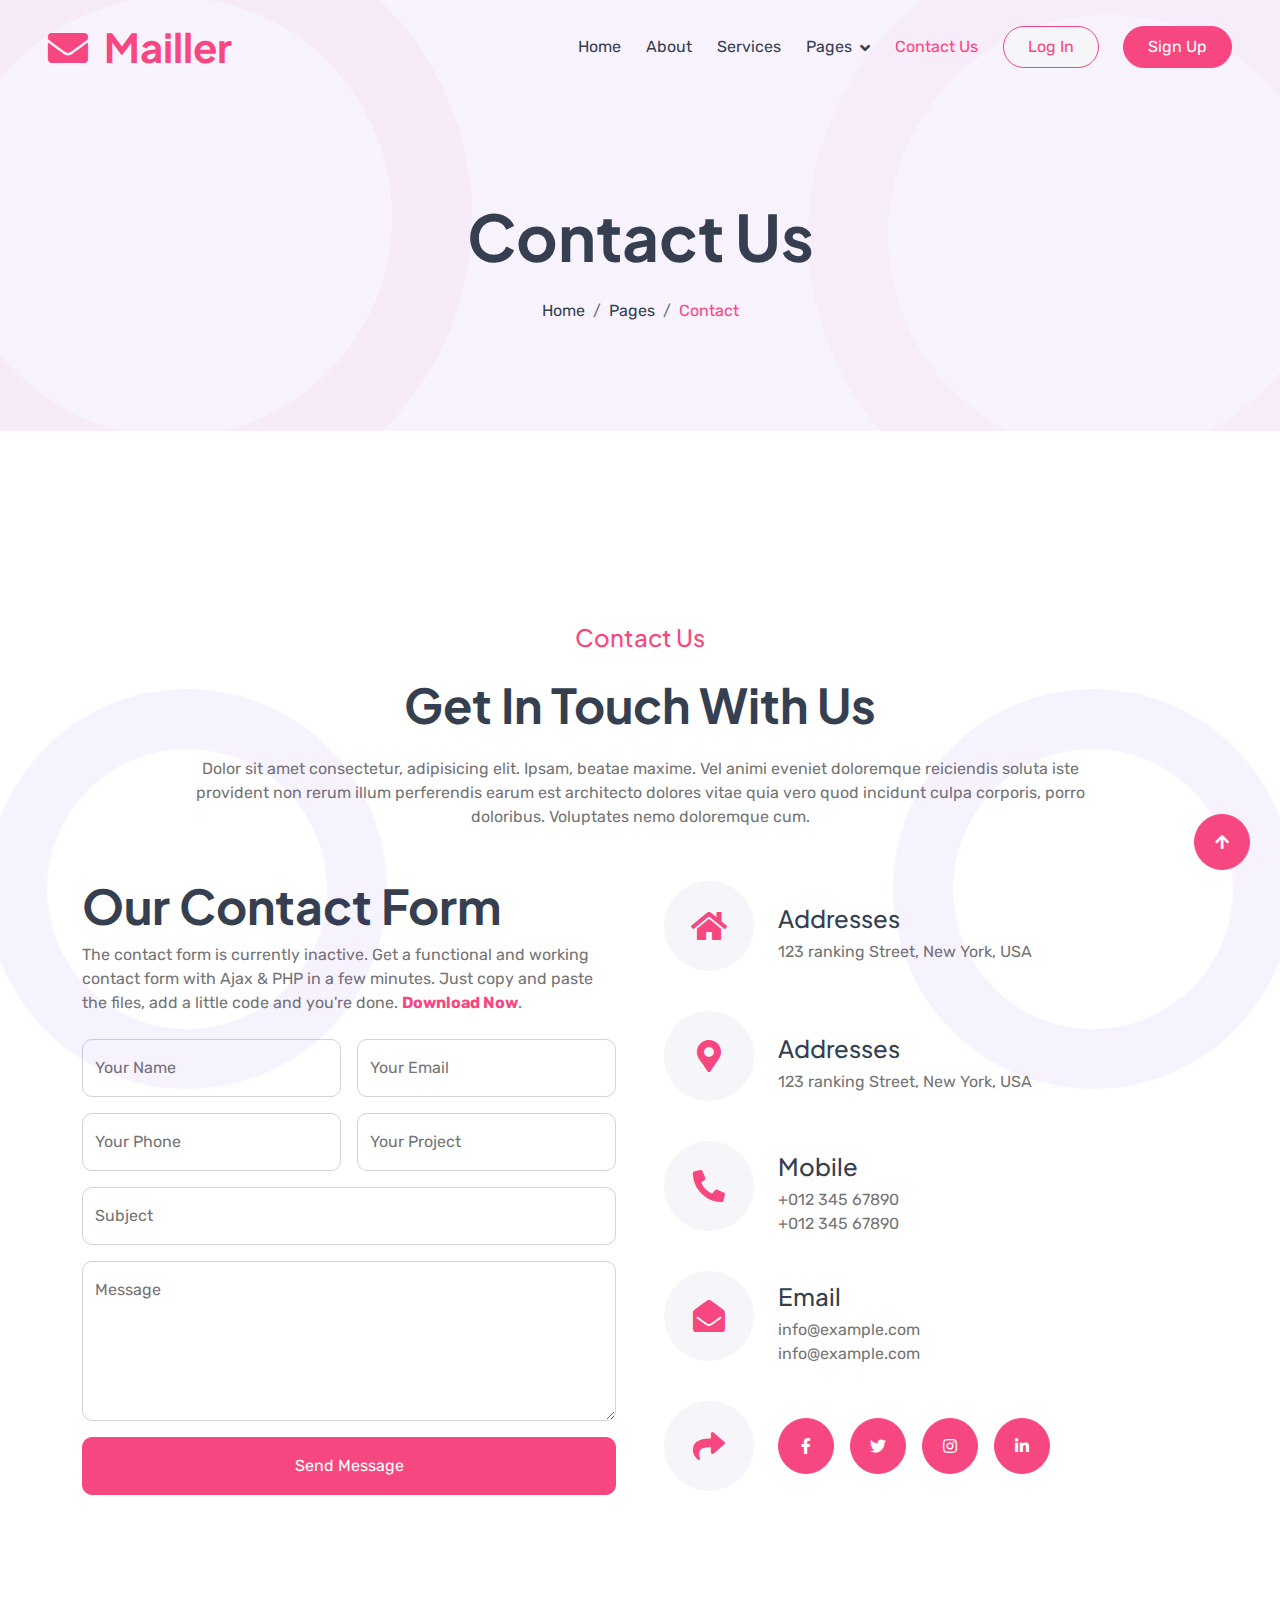
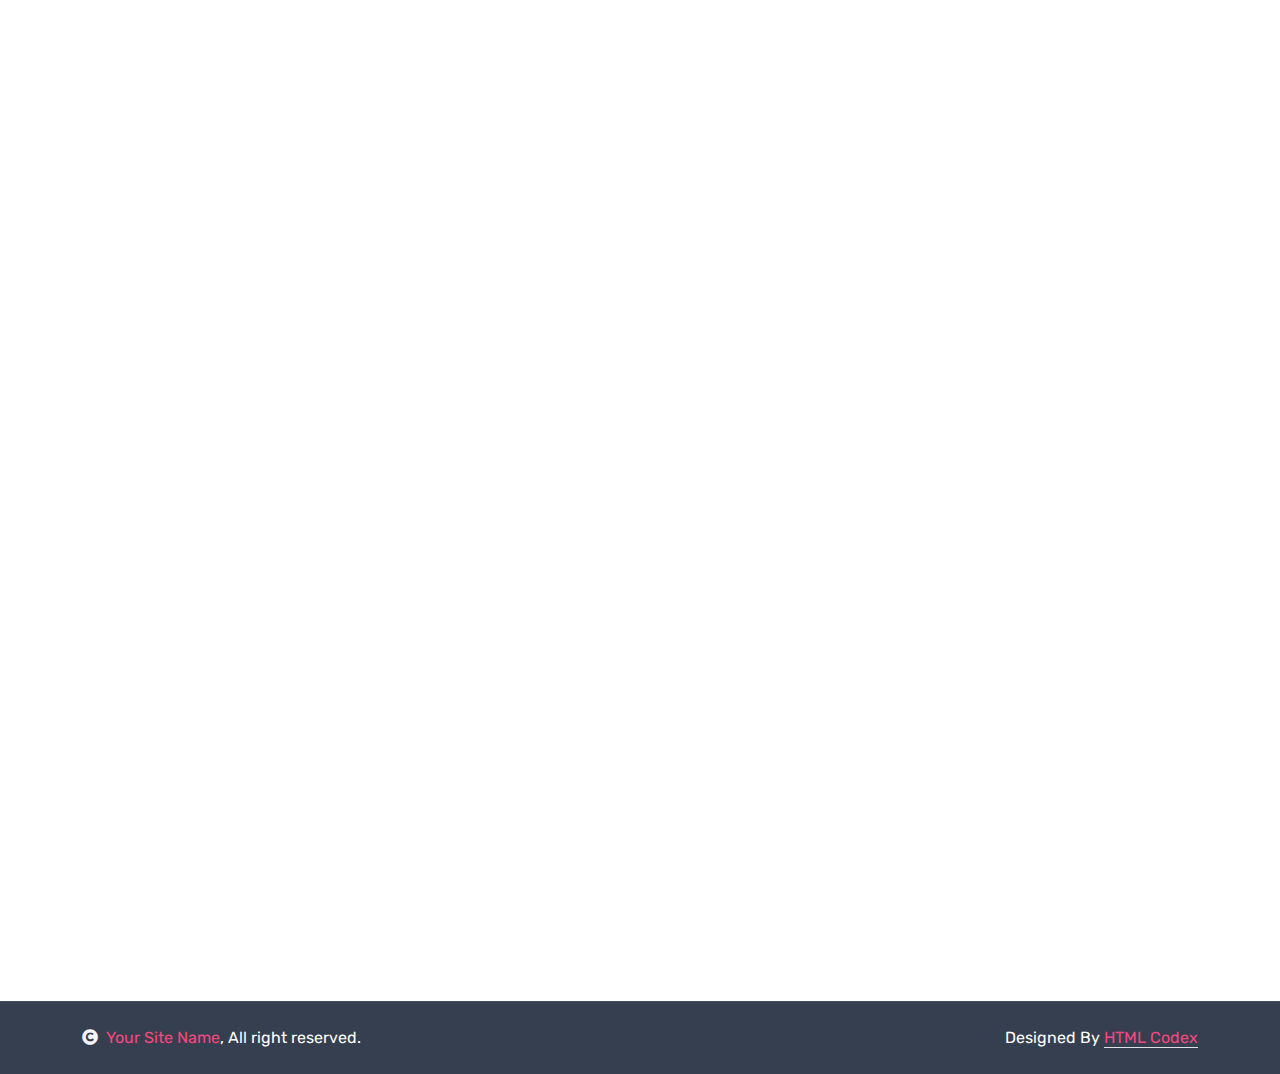
<file: contact.html>
<!DOCTYPE html>
<html lang="en">

    <head>
        <meta charset="utf-8">
        <title>Mailler - SaaS Website Template</title>
        <meta content="width=device-width, initial-scale=1.0" name="viewport">
        <meta content="" name="keywords">
        <meta content="" name="description">

        <!-- Google Web Fonts -->
        <link rel="preconnect" href="https://fonts.googleapis.com">
        <link rel="preconnect" href="https://fonts.gstatic.com" crossorigin>
        <link href="https://fonts.googleapis.com/css2?family=Plus+Jakarta+Sans:wght@500;600;700&family=Rubik:wght@400;500&display=swap" rel="stylesheet"> 

        <!-- Icon Font Stylesheet -->
        <link rel="stylesheet" href="https://use.fontawesome.com/releases/v5.15.4/css/all.css"/>
        <link href="https://cdn.jsdelivr.net/npm/bootstrap-icons@1.4.1/font/bootstrap-icons.css" rel="stylesheet">

        <!-- Libraries Stylesheet -->
        <link href="lib/animate/animate.min.css" rel="stylesheet">
        <link href="lib/owlcarousel/assets/owl.carousel.min.css" rel="stylesheet">
        <link href="lib/lightbox/css/lightbox.min.css" rel="stylesheet">


        <!-- Customized Bootstrap Stylesheet -->
        <link href="css/bootstrap.min.css" rel="stylesheet">

        <!-- Template Stylesheet -->
        <link href="css/style.css" rel="stylesheet">
    </head>

    <body>

        <!-- Spinner Start -->
        <div id="spinner" class="show bg-white position-fixed translate-middle w-100 vh-100 top-50 start-50 d-flex align-items-center justify-content-center">
            <div class="spinner-border text-primary" style="width: 3rem; height: 3rem;" role="status">
                <span class="sr-only">Loading...</span>
            </div>
        </div>
        <!-- Spinner End -->


        <!-- Navbar & Hero Start -->
        <div class="container-fluid p-0">
            <nav class="navbar navbar-expand-lg navbar-light bg-transparent px-4 px-lg-5 py-3 py-lg-0">
                <a href="index.html" class="navbar-brand p-0">
                    <h1 class="display-6 text-primary m-0"><i class="fas fa-envelope me-3"></i>Mailler</h1>
                    <!-- <img src="img/logo.png" alt="Logo"> -->
                </a>
                <button class="navbar-toggler" type="button" data-bs-toggle="collapse" data-bs-target="#navbarCollapse">
                    <span class="fa fa-bars"></span>
                </button>
                <div class="collapse navbar-collapse" id="navbarCollapse">
                    <div class="navbar-nav ms-auto py-0">
                        <a href="index.html" class="nav-item nav-link">Home</a>
                        <a href="about.html" class="nav-item nav-link">About</a>
                        <a href="service.html" class="nav-item nav-link">Services</a>
                        <div class="nav-item dropdown">
                            <a href="#" class="nav-link dropdown-toggle" data-bs-toggle="dropdown">Pages</a>
                            <div class="dropdown-menu m-0">
                                <a href="feature.html" class="dropdown-item">Features</a>
                                <a href="pricing.html" class="dropdown-item">Pricing</a>
                                <a href="blog.html" class="dropdown-item">Blog</a>
                                <a href="testimonial.html" class="dropdown-item">Testimonial</a>
                                <a href="404.html" class="dropdown-item">404 Page</a>
                            </div>
                        </div>
                        <a href="contact.html" class="nav-item nav-link active">Contact Us</a>
                    </div>
                    <a href="#" class="btn btn-light border border-primary rounded-pill text-primary py-2 px-4 me-4">Log In</a>
                    <a href="#" class="btn btn-primary rounded-pill text-white py-2 px-4">Sign Up</a>
                </div>
            </nav>
        </div>
        <!-- Navbar & Hero End -->


         <!-- Header Start -->
         <div class="container-fluid bg-breadcrumb">
            <ul class="breadcrumb-animation">
                <li></li>
                <li></li>
                <li></li>
                <li></li>
                <li></li>
                <li></li>
                <li></li>
                <li></li>
                <li></li>
                <li></li>
            </ul>
            <div class="container text-center py-5" style="max-width: 900px;">
                <h3 class="display-3 mb-4 wow fadeInDown" data-wow-delay="0.1s">Contact Us</h1>
                <ol class="breadcrumb justify-content-center mb-0 wow fadeInDown" data-wow-delay="0.3s">
                    <li class="breadcrumb-item"><a href="index.html">Home</a></li>
                    <li class="breadcrumb-item"><a href="#">Pages</a></li>
                    <li class="breadcrumb-item active text-primary">Contact</li>
                </ol>    
            </div>
        </div>
        <!-- Header End -->


        <!-- Contact Start -->
        <div class="container-fluid contact py-5">
            <div class="container py-5">
                <div class="text-center mx-auto mb-5 wow fadeInUp" data-wow-delay="0.1s" style="max-width: 900px;">
                    <h4 class="text-primary mb-4">Contact Us</h4>
                    <h1 class="display-5 mb-4">Get In Touch With Us</h1>
                    <p class="mb-0">Dolor sit amet consectetur, adipisicing elit. Ipsam, beatae maxime. Vel animi eveniet doloremque reiciendis soluta iste provident non rerum illum perferendis earum est architecto dolores vitae quia vero quod incidunt culpa corporis, porro doloribus. Voluptates nemo doloremque cum.
                    </p>
                </div>
                <div class="row g-5 align-items-center">
                    <div class="col-lg-6 wow fadeInLeft" data-wow-delay="0.1s">
                        <h2 class="display-5 mb-2">Our Contact Form</h2>
                        <p class="mb-4">The contact form is currently inactive. Get a functional and working contact form with Ajax & PHP in a few minutes. Just copy and paste the files, add a little code and you're done. <a class="text-primary fw-bold" href="https://htmlcodex.com/contact-form">Download Now</a>.</p>
                        <form>
                            <div class="row g-3">
                                <div class="col-lg-12 col-xl-6">
                                    <div class="form-floating">
                                        <input type="text" class="form-control" id="name" placeholder="Your Name">
                                        <label for="name">Your Name</label>
                                    </div>
                                </div>
                                <div class="col-lg-12 col-xl-6">
                                    <div class="form-floating">
                                        <input type="email" class="form-control" id="email" placeholder="Your Email">
                                        <label for="email">Your Email</label>
                                    </div>
                                </div>
                                <div class="col-lg-12 col-xl-6">
                                    <div class="form-floating">
                                        <input type="phone" class="form-control" id="phone" placeholder="Phone">
                                        <label for="phone">Your Phone</label>
                                    </div>
                                </div>
                                <div class="col-lg-12 col-xl-6">
                                    <div class="form-floating">
                                        <input type="text" class="form-control" id="project" placeholder="Project">
                                        <label for="project">Your Project</label>
                                    </div>
                                </div>
                                <div class="col-12">
                                    <div class="form-floating">
                                        <input type="text" class="form-control" id="subject" placeholder="Subject">
                                        <label for="subject">Subject</label>
                                    </div>
                                </div>
                                <div class="col-12">
                                    <div class="form-floating">
                                        <textarea class="form-control" placeholder="Leave a message here" id="message" style="height: 160px"></textarea>
                                        <label for="message">Message</label>
                                    </div>
                                </div>
                                <div class="col-12">
                                    <button class="btn btn-primary w-100 py-3">Send Message</button>
                                </div>
                            </div>
                        </form>
                    </div>
                    <div class="col-lg-6 wow fadeInRight" data-wow-delay="0.3s">
                        <div class="d-flex align-items-center mb-4">
                            <div class="bg-light d-flex align-items-center justify-content-center mb-3" style="width: 90px; height: 90px; border-radius: 50px;"><i class="fa fa-home fa-2x text-primary"></i></div>
                            <div class="ms-4">
                                <h4>Addresses</h4>
                                <p class="mb-0">123 ranking Street, New York, USA</p>
                            </div>
                        </div>
                        <div class="d-flex align-items-center mb-4">
                            <div class="bg-light d-flex align-items-center justify-content-center mb-3" style="width: 90px; height: 90px; border-radius: 50px;"><i class="fa fa-map-marker-alt fa-2x text-primary"></i></div>
                            <div class="ms-4">
                                <h4>Addresses</h4>
                                <p class="mb-0">123 ranking Street, New York, USA</p>
                            </div>
                        </div>
                        <div class="d-flex align-items-center mb-4">
                            <div class="bg-light d-flex align-items-center justify-content-center mb-3" style="width: 90px; height: 90px; border-radius: 50px;"><i class="fa fa-phone-alt fa-2x text-primary"></i></div>
                            <div class="ms-4">
                                <h4>Mobile</h4>
                                <p class="mb-0">+012 345 67890</p>
                                <p class="mb-0">+012 345 67890</p>
                            </div>
                        </div>
                        <div class="d-flex align-items-center mb-4">
                            <div class="bg-light d-flex align-items-center justify-content-center mb-3" style="width: 90px; height: 90px; border-radius: 50px;"><i class="fa fa-envelope-open fa-2x text-primary"></i></div>
                            <div class="ms-4">
                                <h4>Email</h4>
                                <p class="mb-0">info@example.com</p>
                                <p class="mb-0">info@example.com</p>
                            </div>
                        </div>
                        <div class="d-flex align-items-center">
                            <div class="me-4">
                                <div class="bg-light d-flex align-items-center justify-content-center" style="width: 90px; height: 90px; border-radius: 50px;"><i class="fas fa-share fa-2x text-primary"></i></div>
                            </div>
                            <div class="d-flex">
                                <a class="btn btn-lg-square btn-primary rounded-circle me-2" href=""><i class="fab fa-facebook-f"></i></a>
                                <a class="btn btn-lg-square btn-primary rounded-circle mx-2" href=""><i class="fab fa-twitter"></i></a>
                                <a class="btn btn-lg-square btn-primary rounded-circle mx-2" href=""><i class="fab fa-instagram"></i></a>
                                <a class="btn btn-lg-square btn-primary rounded-circle mx-2" href=""><i class="fab fa-linkedin-in"></i></a>
                            </div>
                        </div>
                    </div>
                    <div class="col-12 wow fadeInUp" data-wow-delay="0.1s">
                        <div class="rounded h-100">
                            <iframe class="rounded w-100" 
                            style="height: 500px;" src="https://www.google.com/maps/embed?pb=!1m18!1m12!1m3!1d387191.33750346623!2d-73.97968099999999!3d40.6974881!2m3!1f0!2f0!3f0!3m2!1i1024!2i768!4f13.1!3m3!1m2!1s0x89c24fa5d33f083b%3A0xc80b8f06e177fe62!2sNew%20York%2C%20NY%2C%20USA!5e0!3m2!1sen!2sbd!4v1694259649153!5m2!1sen!2sbd" 
                            loading="lazy" referrerpolicy="no-referrer-when-downgrade"></iframe>
                        </div>
                    </div>
                </div>
            </div>
        </div>
        <!-- Contact End -->


        <!-- Footer Start -->
        <div class="container-fluid footer py-5 wow fadeIn" data-wow-delay="0.2s">
            <div class="container py-5">
                <div class="row g-5">
                    <div class="col-md-6 col-lg-6 col-xl-3">
                        <div class="footer-item d-flex flex-column">
                            <h4 class="text-dark mb-4">Company</h4>
                            <a href=""> Why Mailler?</a>
                            <a href=""> Our Features</a>
                            <a href=""> Our Portfolio</a>
                            <a href=""> About Us</a>
                            <a href=""> Our Blog & News</a>
                            <a href=""> Get In Touch</a>
                        </div>
                    </div>
                    <div class="col-md-6 col-lg-6 col-xl-3">
                        <div class="footer-item d-flex flex-column">
                            <h4 class="mb-4 text-dark">Quick Links</h4>
                            <a href=""> About Us</a>
                            <a href=""> Contact Us</a>
                            <a href=""> Privacy Policy</a>
                            <a href=""> Terms & Conditions</a>
                            <a href=""> Our Blog & News</a>
                            <a href=""> Our Team</a>
                        </div>
                    </div>
                    <div class="col-md-6 col-lg-6 col-xl-3">
                        <div class="footer-item d-flex flex-column">
                            <h4 class="mb-4 text-dark">Services</h4>
                            <a href=""> All Services</a>
                            <a href=""> Promotional Emails</a>
                            <a href=""> Product Updates</a>
                            <a href=""> Email Marketing</a>
                            <a href=""> Acquistion Emails</a>
                            <a href=""> Retention Emails</a>
                        </div>
                    </div>
                    <div class="col-md-6 col-lg-6 col-xl-3">
                        <div class="footer-item d-flex flex-column">
                            <h4 class="mb-4 text-dark">Contact Info</h4>
                            <a href=""><i class="fa fa-map-marker-alt me-2"></i> 123 Street, New York, USA</a>
                            <a href=""><i class="fas fa-envelope me-2"></i> info@example.com</a>
                            <a href=""><i class="fas fa-phone me-2"></i> +012 345 67890</a>
                            <a href="" class="mb-3"><i class="fas fa-print me-2"></i> +012 345 67890</a>
                            <div class="d-flex align-items-center">
                                <i class="fas fa-share fa-2x text-secondary me-2"></i>
                                <a class="btn-square btn btn-primary rounded-circle mx-1" href=""><i class="fab fa-facebook-f"></i></a>
                                <a class="btn-square btn btn-primary rounded-circle mx-1" href=""><i class="fab fa-twitter"></i></a>
                                <a class="btn-square btn btn-primary rounded-circle mx-1" href=""><i class="fab fa-instagram"></i></a>
                                <a class="btn-square btn btn-primary rounded-circle mx-1" href=""><i class="fab fa-linkedin-in"></i></a>
                            </div>
                        </div>
                    </div>
                </div>
            </div>
        </div>
        <!-- Footer End -->

        
        <!-- Copyright Start -->
        <div class="container-fluid copyright py-4">
            <div class="container">
                <div class="row g-4 align-items-center">
                    <div class="col-md-6 text-center text-md-start mb-md-0">
                        <span class="text-white"><a href="#"><i class="fas fa-copyright text-light me-2"></i>Your Site Name</a>, All right reserved.</span>
                    </div>
                    <div class="col-md-6 text-center text-md-end text-white">
                        <!--/*** This template is free as long as you keep the below author’s credit link/attribution link/backlink. ***/-->
                        <!--/*** If you'd like to use the template without the below author’s credit link/attribution link/backlink, ***/-->
                        <!--/*** you can purchase the Credit Removal License from "https://htmlcodex.com/credit-removal". ***/-->
                        Designed By <a class="border-bottom" href="https://htmlcodex.com">HTML Codex</a>
                    </div>
                </div>
            </div>
        </div>
        <!-- Copyright End -->


        <!-- Back to Top -->
        <a href="#" class="btn btn-primary btn-lg-square back-to-top"><i class="fa fa-arrow-up"></i></a>   

        
    <!-- JavaScript Libraries -->
    <script src="https://ajax.googleapis.com/ajax/libs/jquery/3.6.4/jquery.min.js"></script>
    <script src="https://cdn.jsdelivr.net/npm/bootstrap@5.0.0/dist/js/bootstrap.bundle.min.js"></script>
    <script src="lib/wow/wow.min.js"></script>
    <script src="lib/easing/easing.min.js"></script>
    <script src="lib/waypoints/waypoints.min.js"></script>
    <script src="lib/counterup/counterup.min.js"></script>
    <script src="lib/owlcarousel/owl.carousel.min.js"></script>
    <script src="lib/lightbox/js/lightbox.min.js"></script>
    

    <!-- Template Javascript -->
    <script src="js/main.js"></script>
    </body>

</html>
</file>
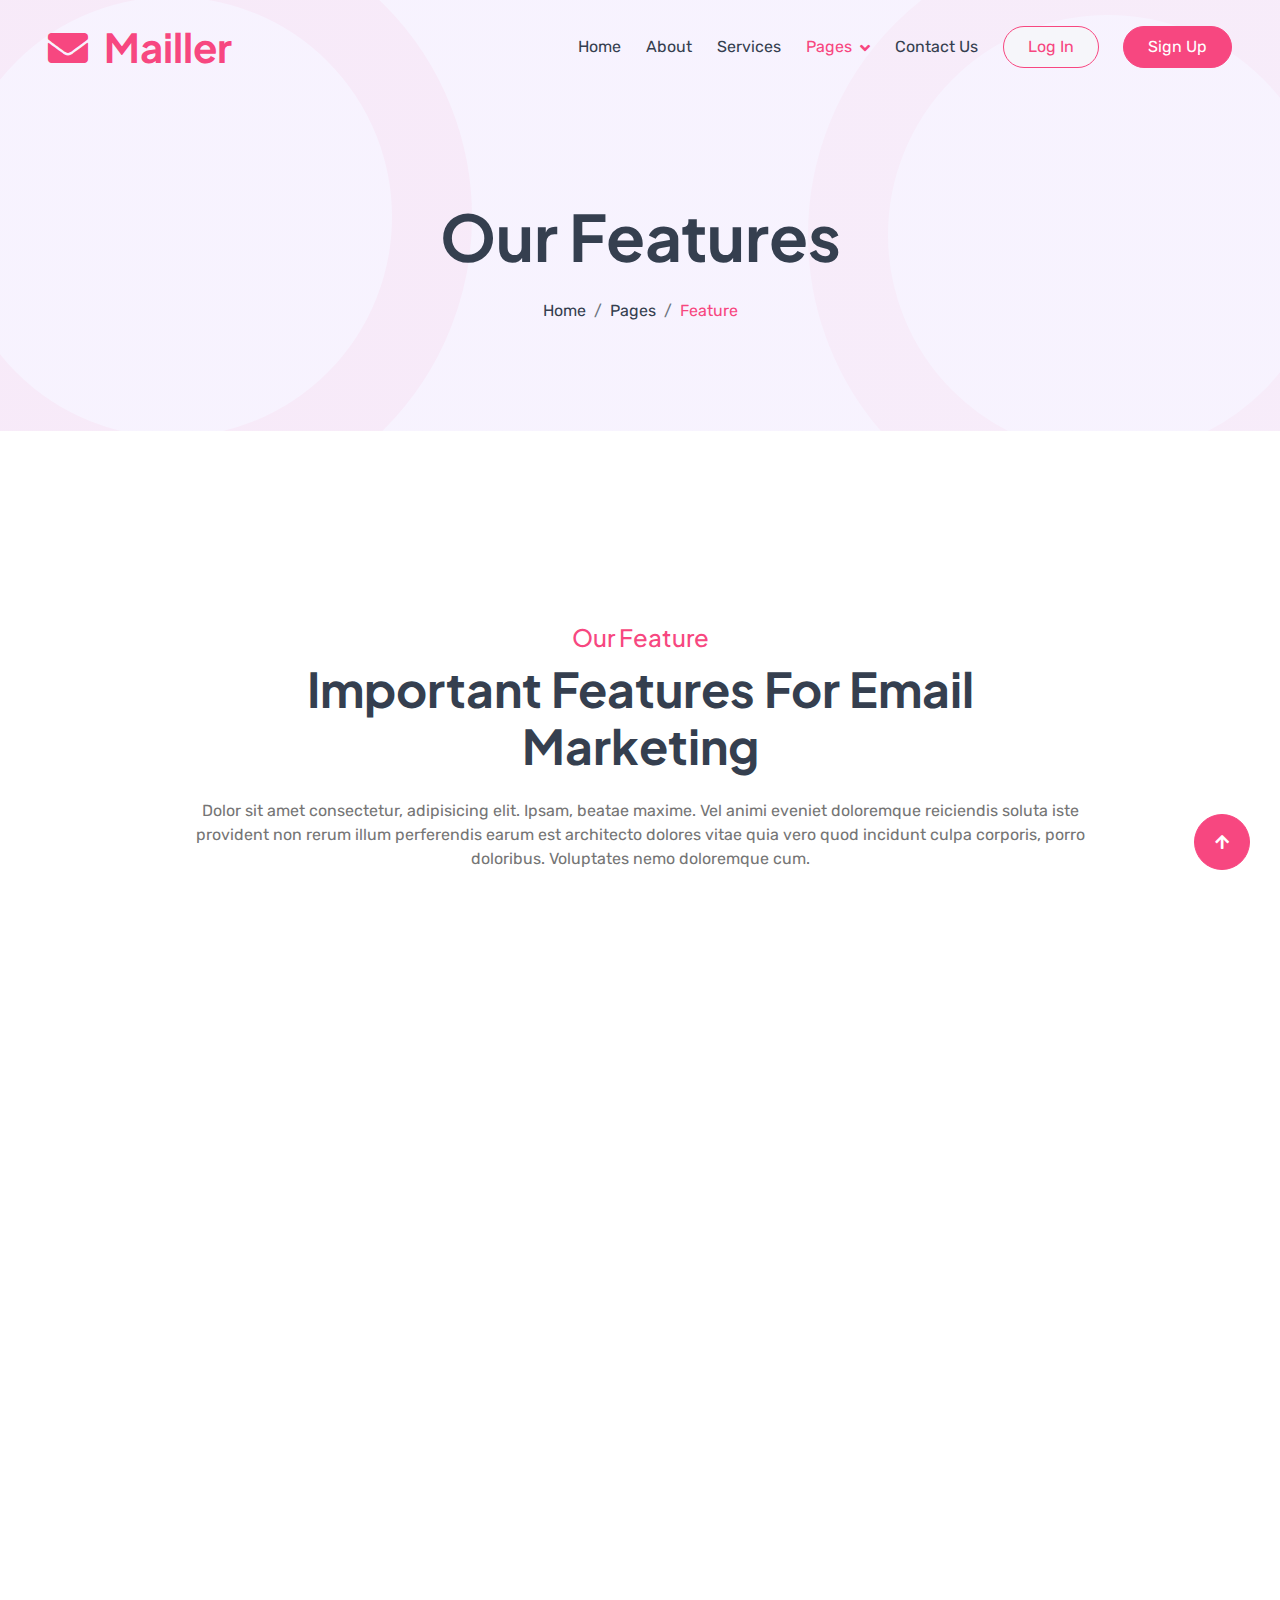
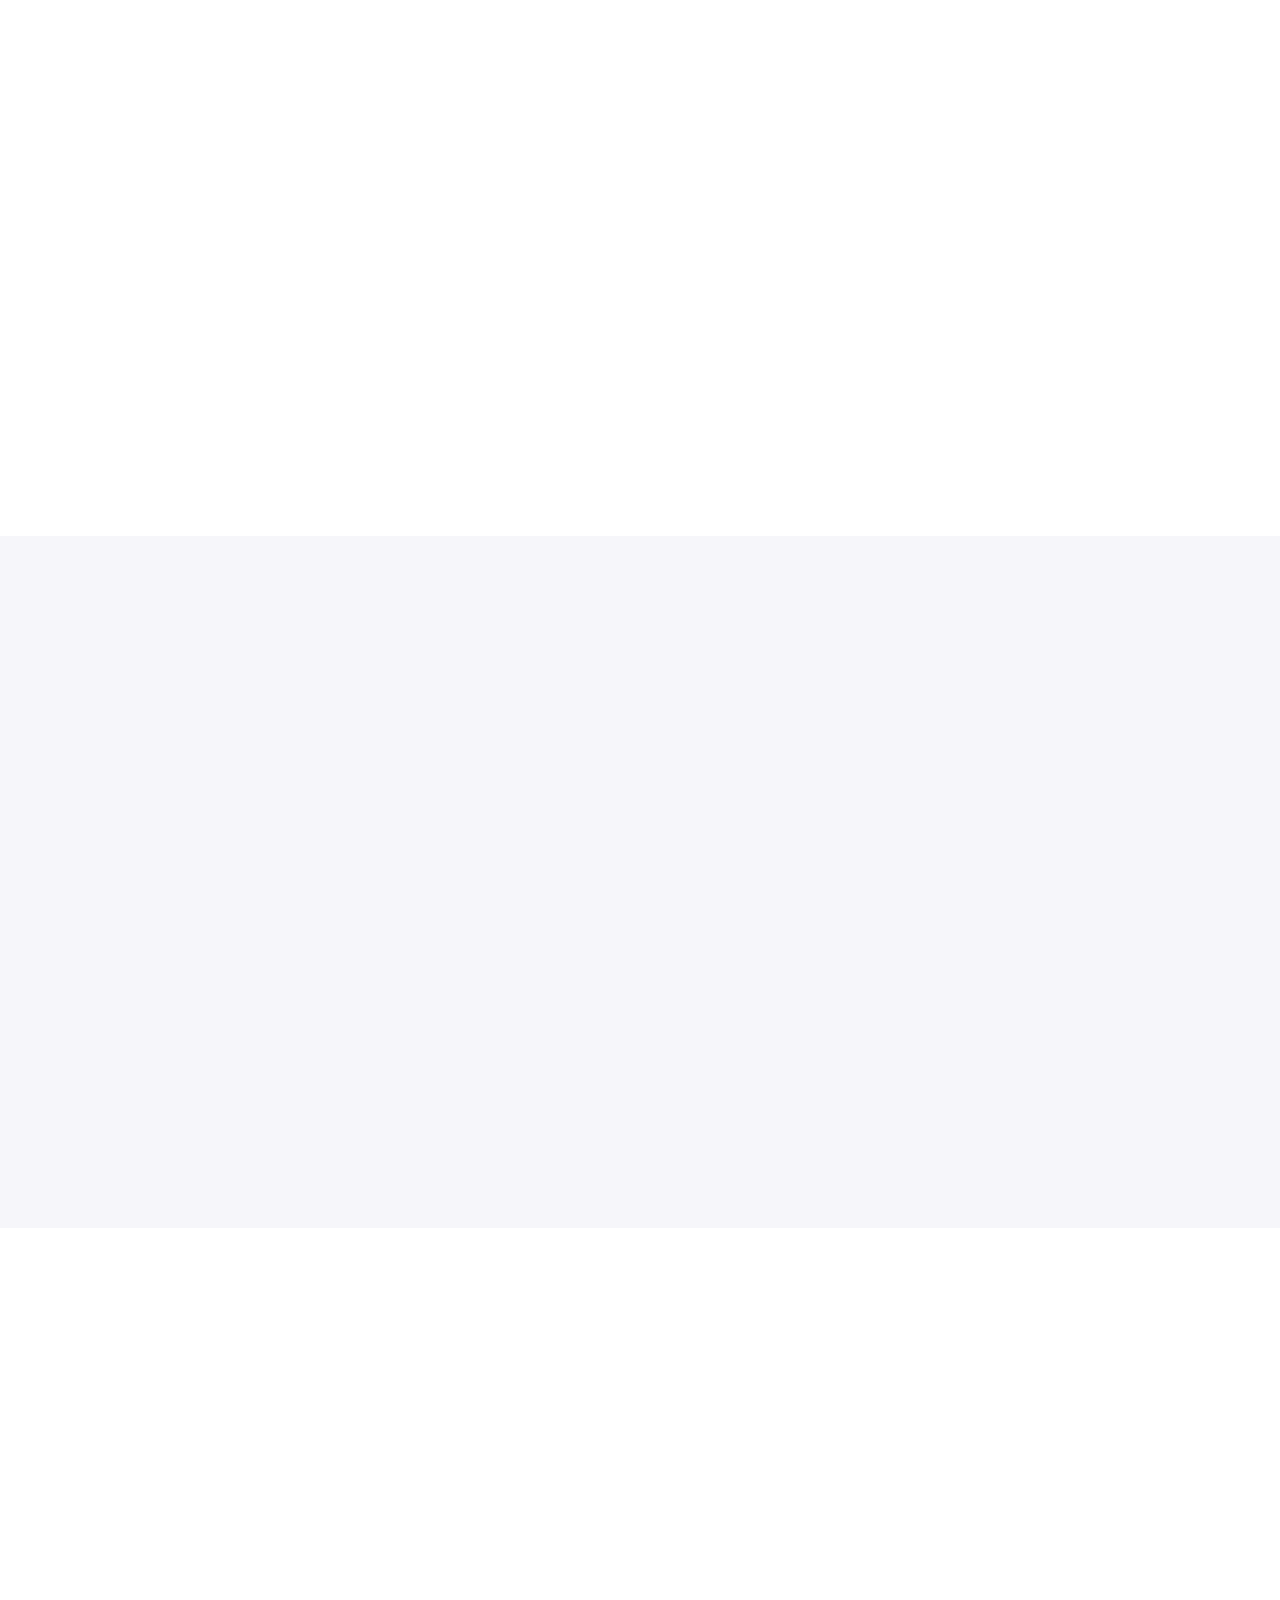
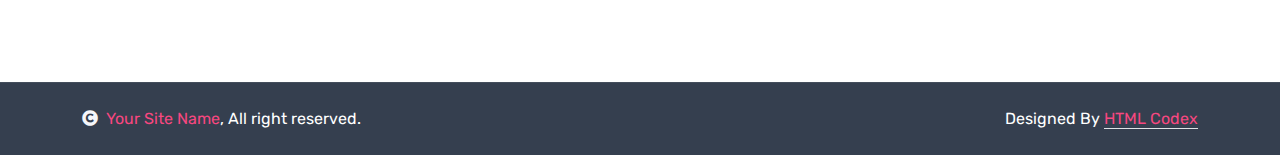
<file: feature.html>
<!DOCTYPE html>
<html lang="en">

    <head>
        <meta charset="utf-8">
        <title>Mailler - SaaS Website Template</title>
        <meta content="width=device-width, initial-scale=1.0" name="viewport">
        <meta content="" name="keywords">
        <meta content="" name="description">

        <!-- Google Web Fonts -->
        <link rel="preconnect" href="https://fonts.googleapis.com">
        <link rel="preconnect" href="https://fonts.gstatic.com" crossorigin>
        <link href="https://fonts.googleapis.com/css2?family=Plus+Jakarta+Sans:wght@500;600;700&family=Rubik:wght@400;500&display=swap" rel="stylesheet"> 

        <!-- Icon Font Stylesheet -->
        <link rel="stylesheet" href="https://use.fontawesome.com/releases/v5.15.4/css/all.css"/>
        <link href="https://cdn.jsdelivr.net/npm/bootstrap-icons@1.4.1/font/bootstrap-icons.css" rel="stylesheet">

        <!-- Libraries Stylesheet -->
        <link href="lib/animate/animate.min.css" rel="stylesheet">
        <link href="lib/owlcarousel/assets/owl.carousel.min.css" rel="stylesheet">
        <link href="lib/lightbox/css/lightbox.min.css" rel="stylesheet">


        <!-- Customized Bootstrap Stylesheet -->
        <link href="css/bootstrap.min.css" rel="stylesheet">

        <!-- Template Stylesheet -->
        <link href="css/style.css" rel="stylesheet">
    </head>

    <body>

        <!-- Spinner Start -->
        <div id="spinner" class="show bg-white position-fixed translate-middle w-100 vh-100 top-50 start-50 d-flex align-items-center justify-content-center">
            <div class="spinner-border text-primary" style="width: 3rem; height: 3rem;" role="status">
                <span class="sr-only">Loading...</span>
            </div>
        </div>
        <!-- Spinner End -->


        <!-- Navbar & Hero Start -->
        <div class="container-fluid p-0">
            <nav class="navbar navbar-expand-lg navbar-light bg-transparent px-4 px-lg-5 py-3 py-lg-0">
                <a href="index.html" class="navbar-brand p-0">
                    <h1 class="display-6 text-primary m-0"><i class="fas fa-envelope me-3"></i>Mailler</h1>
                    <!-- <img src="img/logo.png" alt="Logo"> -->
                </a>
                <button class="navbar-toggler" type="button" data-bs-toggle="collapse" data-bs-target="#navbarCollapse">
                    <span class="fa fa-bars"></span>
                </button>
                <div class="collapse navbar-collapse" id="navbarCollapse">
                    <div class="navbar-nav ms-auto py-0">
                        <a href="index.html" class="nav-item nav-link">Home</a>
                        <a href="about.html" class="nav-item nav-link">About</a>
                        <a href="service.html" class="nav-item nav-link">Services</a>
                        <div class="nav-item dropdown">
                            <a href="#" class="nav-link dropdown-toggle active" data-bs-toggle="dropdown">Pages</a>
                            <div class="dropdown-menu m-0">
                                <a href="feature.html" class="dropdown-item active">Features</a>
                                <a href="pricing.html" class="dropdown-item">Pricing</a>
                                <a href="blog.html" class="dropdown-item">Blog</a>
                                <a href="testimonial.html" class="dropdown-item">Testimonial</a>
                                <a href="404.html" class="dropdown-item">404 Page</a>
                            </div>
                        </div>
                        <a href="contact.html" class="nav-item nav-link">Contact Us</a>
                    </div>
                    <a href="#" class="btn btn-light border border-primary rounded-pill text-primary py-2 px-4 me-4">Log In</a>
                    <a href="#" class="btn btn-primary rounded-pill text-white py-2 px-4">Sign Up</a>
                </div>
            </nav>
        </div>
        <!-- Navbar & Hero End -->


         <!-- Header Start -->
         <div class="container-fluid bg-breadcrumb">
            <ul class="breadcrumb-animation">
                <li></li>
                <li></li>
                <li></li>
                <li></li>
                <li></li>
                <li></li>
                <li></li>
                <li></li>
                <li></li>
                <li></li>
            </ul>
            <div class="container text-center py-5" style="max-width: 900px;">
                <h3 class="display-3 mb-4 wow fadeInDown" data-wow-delay="0.1s">Our Features</h1>
                <ol class="breadcrumb justify-content-center mb-0 wow fadeInDown" data-wow-delay="0.3s">
                    <li class="breadcrumb-item"><a href="index.html">Home</a></li>
                    <li class="breadcrumb-item"><a href="#">Pages</a></li>
                    <li class="breadcrumb-item active text-primary">Feature</li>
                </ol>    
            </div>
        </div>
        <!-- Header End -->


        <!-- Feature Start -->
        <div class="container-fluid feature overflow-hidden py-5">
            <div class="container py-5">
                <div class="text-center mx-auto mb-5 wow fadeInUp" data-wow-delay="0.1s" style="max-width: 900px;">
                    <h4 class="text-primary">Our Feature</h4>
                    <h1 class="display-5 mb-4">Important Features For Email Marketing</h1>
                    <p class="mb-0">Dolor sit amet consectetur, adipisicing elit. Ipsam, beatae maxime. Vel animi eveniet doloremque reiciendis soluta iste provident non rerum illum perferendis earum est architecto dolores vitae quia vero quod incidunt culpa corporis, porro doloribus. Voluptates nemo doloremque cum.
                    </p>
                </div>
                <div class="row g-4 justify-content-center text-center mb-5">
                    <div class="col-md-6 col-lg-4 col-xl-3 wow fadeInUp" data-wow-delay="0.1s">
                        <div class="text-center p-4">
                            <div class="d-inline-block rounded bg-light p-4 mb-4"><i class="fas fa-envelope fa-5x text-secondary"></i></div>
                            <div class="feature-content">
                                <a href="#" class="h4">Email Marketing <i class="fa fa-long-arrow-alt-right"></i></a>
                                <p class="mt-4 mb-0">Lorem ipsum dolor sit amet consectetur adipisicing elit.consectetur adipisicing elit
                                </p>
                            </div>
                        </div>
                    </div>
                    <div class="col-md-6 col-lg-4 col-xl-3 wow fadeInUp" data-wow-delay="0.3s">
                        <div class="text-center p-4">
                            <div class="d-inline-block rounded bg-light p-4 mb-4"><i class="fas fa-mail-bulk fa-5x text-secondary"></i></div>
                            <div class="feature-content">
                                <a href="#" class="h4">Email Builder <i class="fa fa-long-arrow-alt-right"></i></a>
                                <p class="mt-4 mb-0">Lorem ipsum dolor sit amet consectetur adipisicing elit.consectetur adipisicing elit
                                </p>
                            </div>
                        </div>
                    </div>
                    <div class="col-md-6 col-lg-4 col-xl-3 wow fadeInUp" data-wow-delay="0.5s">
                        <div class="text-center rounded p-4">
                            <div class="d-inline-block rounded bg-light p-4 mb-4"><i class="fas fa-sitemap fa-5x text-secondary"></i></div>
                            <div class="feature-content">
                                <a href="#" class="h4">Customer Builder <i class="fa fa-long-arrow-alt-right"></i></a>
                                <p class="mt-4 mb-0">Lorem ipsum dolor sit amet consectetur adipisicing elit.consectetur adipisicing elit
                                </p>
                            </div>
                        </div>
                    </div>
                    <div class="col-md-6 col-lg-4 col-xl-3 wow fadeInUp" data-wow-delay="0.7s">
                        <div class="text-center rounded p-4">
                            <div class="d-inline-block rounded bg-light p-4 mb-4"><i class="fas fa-tasks fa-5x text-secondary"></i></div>
                            <div class="feature-content">
                                <a href="#" class="h4">Campaign Manager <i class="fa fa-long-arrow-alt-right"></i></a>
                                <p class="mt-4 mb-0">Lorem ipsum dolor sit amet consectetur adipisicing elit.consectetur adipisicing elit
                                </p>
                            </div>
                        </div>
                    </div>
                    <div class="col-12 wow fadeInUp" data-wow-delay="0.1s">
                        <div class="my-3">
                            <a href="#" class="btn btn-primary d-inline rounded-pill px-5 py-3">More Features</a>
                        </div>
                    </div>
                </div>
                <div class="row g-5 pt-5" style="margin-top: 6rem;">
                    <div class="col-lg-6 wow fadeInLeft" data-wow-delay="0.1s">
                        <div class="feature-img RotateMoveLeft h-100" style="object-fit: cover;">
                            <img src="img/features-1.png" class="img-fluid w-100 h-100" alt="">
                        </div>
                    </div>
                    <div class="col-lg-6 wow fadeInRight" data-wow-delay="0.1s">
                        <h4 class="text-primary">Fearutes</h4>
                        <h1 class="display-5 mb-4">Push Your Visitors Into Happy Customers</h1>
                        <p class="mb-4">Lorem ipsum dolor sit amet, consectetur adipisicing elit. Accusantium, suscipit itaque quaerat dicta porro illum, autem, molestias ut animi ab aspernatur dolorum officia nam dolore. Voluptatibus aliquam earum labore atque.
                        </p>
                        <div class="row g-4">
                            <div class="col-6">
                                <div class="d-flex">
                                    <i class="fas fa-newspaper fa-4x text-secondary"></i>
                                    <div class="d-flex flex-column ms-3">
                                        <h2 class="mb-0 fw-bold">285</h2>
                                        <small class="text-dark">Created Projects</small>
                                    </div>
                                </div>
                            </div>
                            <div class="col-6">
                                <div class="d-flex">
                                    <i class="fas fa-users fa-4x text-secondary"></i>
                                    <div class="d-flex flex-column ms-3">
                                        <h2 class="mb-0 fw-bold">6560</h2>
                                        <small class="text-dark">Happy Clients</small>
                                    </div>
                                </div>
                            </div>
                        </div>
                        <div class="my-4">
                            <a href="#" class="btn btn-primary rounded-pill py-3 px-5">Read More</a>
                        </div>
                    </div>
                </div>
            </div>
        </div>
        <!-- Feature End -->


        <!-- FAQ Start -->
        <div class="container-fluid FAQ bg-light overflow-hidden py-5">
            <div class="container py-5">
                <div class="row g-5 align-items-center">
                    <div class="col-lg-6 wow fadeInLeft" data-wow-delay="0.1s">
                       <div class="accordion" id="accordionExample">
                            <div class="accordion-item border-0 mb-4">
                                <h2 class="accordion-header" id="headingOne">
                                    <button class="accordion-button rounded-top" type="button" data-bs-toggle="collapse" data-bs-target="#collapseOne" aria-expanded="true" aria-controls="collapseTOne">
                                        Why did you choose Our Email Services?
                                    </button>
                                </h2>
                                <div id="collapseOne" class="accordion-collapse collapse show" aria-labelledby="headingOne" data-bs-parent="#accordionExample">
                                    <div class="accordion-body my-2">
                                        <h5>Dolor sit amet consectetur adipisicing elit.</h5>
                                        <p>Lorem ipsum dolor sit amet consectetur adipisicing elit. Ad nemo impedit, sapiente quis illo quia nulla atque maxime fuga minima ipsa quae cum consequatur, sit, delectus exercitationem odit officiis maiores! Neque, quidem corrupti modi architecto eos saepe incidunt dignissimos rerum.</p>
                                        <p>Lorem ipsum dolor sit amet consectetur adipisicing elit. Dicta distinctio hic fuga odio excepturi ducimus sequi at. Doloribus, non aspernatur.</p>
                                    </div>
                                </div>
                            </div>
                            <div class="accordion-item border-0 mb-4">
                                <h2 class="accordion-header" id="headingTwo">
                                    <button class="accordion-button collapsed rounded-top" type="button" data-bs-toggle="collapse" data-bs-target="#collapseTwo" aria-expanded="false" aria-controls="collapseTwo">
                                        Are there any hidden charges? 
                                    </button>
                                </h2>
                                <div id="collapseTwo" class="accordion-collapse collapse" aria-labelledby="headingTwo" data-bs-parent="#accordionExample">
                                    <div class="accordion-body my-2">
                                        <h5>Dolor sit amet consectetur adipisicing elit.</h5>
                                        <p>Lorem ipsum dolor sit amet consectetur adipisicing elit. Ad nemo impedit, sapiente quis illo quia nulla atque maxime fuga minima ipsa quae cum consequatur, sit, delectus exercitationem odit officiis maiores! Neque, quidem corrupti modi architecto eos saepe incidunt dignissimos rerum.</p>
                                        <p>Lorem ipsum dolor sit amet consectetur adipisicing elit. Dicta distinctio hic fuga odio excepturi ducimus sequi at. Doloribus, non aspernatur.</p>
                                    </div>
                                </div>
                            </div>
                            <div class="accordion-item border-0">
                                <h2 class="accordion-header" id="headingThree">
                                    <button class="accordion-button collapsed rounded-top" type="button" data-bs-toggle="collapse" data-bs-target="#collapseThree" aria-expanded="false" aria-controls="collapseThree">
                                        What are the key challenges of email marketing?
                                    </button>
                                </h2>
                                <div id="collapseThree" class="accordion-collapse collapse" aria-labelledby="headingThree" data-bs-parent="#accordionExample">
                                    <div class="accordion-body my-2">
                                        <h5>Dolor sit amet consectetur adipisicing elit.</h5>
                                        <p>Lorem ipsum dolor sit amet consectetur adipisicing elit. Ad nemo impedit, sapiente quis illo quia nulla atque maxime fuga minima ipsa quae cum consequatur, sit, delectus exercitationem odit officiis maiores! Neque, quidem corrupti modi architecto eos saepe incidunt dignissimos rerum.</p>
                                        <p>Lorem ipsum dolor sit amet consectetur adipisicing elit. Dicta distinctio hic fuga odio excepturi ducimus sequi at. Doloribus, non aspernatur.</p>
                                    </div>
                                </div>
                            </div>
                       </div>
                    </div>
                    <div class="col-lg-6 wow fadeInRight" data-wow-delay="0.3s">
                        <div class="FAQ-img RotateMoveRight rounded">
                            <img src="img/about-1.png" class="img-fluid w-100" alt="">
                        </div>
                    </div>
                </div>
            </div>
        </div>
        <!-- FAQ End -->


        <!-- Footer Start -->
        <div class="container-fluid footer py-5 wow fadeIn" data-wow-delay="0.2s">
            <div class="container py-5">
                <div class="row g-5">
                    <div class="col-md-6 col-lg-6 col-xl-3">
                        <div class="footer-item d-flex flex-column">
                            <h4 class="text-dark mb-4">Company</h4>
                            <a href=""> Why Mailler?</a>
                            <a href=""> Our Features</a>
                            <a href=""> Our Portfolio</a>
                            <a href=""> About Us</a>
                            <a href=""> Our Blog & News</a>
                            <a href=""> Get In Touch</a>
                        </div>
                    </div>
                    <div class="col-md-6 col-lg-6 col-xl-3">
                        <div class="footer-item d-flex flex-column">
                            <h4 class="mb-4 text-dark">Quick Links</h4>
                            <a href=""> About Us</a>
                            <a href=""> Contact Us</a>
                            <a href=""> Privacy Policy</a>
                            <a href=""> Terms & Conditions</a>
                            <a href=""> Our Blog & News</a>
                            <a href=""> Our Team</a>
                        </div>
                    </div>
                    <div class="col-md-6 col-lg-6 col-xl-3">
                        <div class="footer-item d-flex flex-column">
                            <h4 class="mb-4 text-dark">Services</h4>
                            <a href=""> All Services</a>
                            <a href=""> Promotional Emails</a>
                            <a href=""> Product Updates</a>
                            <a href=""> Email Marketing</a>
                            <a href=""> Acquistion Emails</a>
                            <a href=""> Retention Emails</a>
                        </div>
                    </div>
                    <div class="col-md-6 col-lg-6 col-xl-3">
                        <div class="footer-item d-flex flex-column">
                            <h4 class="mb-4 text-dark">Contact Info</h4>
                            <a href=""><i class="fa fa-map-marker-alt me-2"></i> 123 Street, New York, USA</a>
                            <a href=""><i class="fas fa-envelope me-2"></i> info@example.com</a>
                            <a href=""><i class="fas fa-phone me-2"></i> +012 345 67890</a>
                            <a href="" class="mb-3"><i class="fas fa-print me-2"></i> +012 345 67890</a>
                            <div class="d-flex align-items-center">
                                <i class="fas fa-share fa-2x text-secondary me-2"></i>
                                <a class="btn-square btn btn-primary rounded-circle mx-1" href=""><i class="fab fa-facebook-f"></i></a>
                                <a class="btn-square btn btn-primary rounded-circle mx-1" href=""><i class="fab fa-twitter"></i></a>
                                <a class="btn-square btn btn-primary rounded-circle mx-1" href=""><i class="fab fa-instagram"></i></a>
                                <a class="btn-square btn btn-primary rounded-circle mx-1" href=""><i class="fab fa-linkedin-in"></i></a>
                            </div>
                        </div>
                    </div>
                </div>
            </div>
        </div>
        <!-- Footer End -->

        
        <!-- Copyright Start -->
        <div class="container-fluid copyright py-4">
            <div class="container">
                <div class="row g-4 align-items-center">
                    <div class="col-md-6 text-center text-md-start mb-md-0">
                        <span class="text-white"><a href="#"><i class="fas fa-copyright text-light me-2"></i>Your Site Name</a>, All right reserved.</span>
                    </div>
                    <div class="col-md-6 text-center text-md-end text-white">
                        <!--/*** This template is free as long as you keep the below author’s credit link/attribution link/backlink. ***/-->
                        <!--/*** If you'd like to use the template without the below author’s credit link/attribution link/backlink, ***/-->
                        <!--/*** you can purchase the Credit Removal License from "https://htmlcodex.com/credit-removal". ***/-->
                        Designed By <a class="border-bottom" href="https://htmlcodex.com">HTML Codex</a>
                    </div>
                </div>
            </div>
        </div>
        <!-- Copyright End -->


        <!-- Back to Top -->
        <a href="#" class="btn btn-primary btn-lg-square back-to-top"><i class="fa fa-arrow-up"></i></a>   

        
    <!-- JavaScript Libraries -->
    <script src="https://ajax.googleapis.com/ajax/libs/jquery/3.6.4/jquery.min.js"></script>
    <script src="https://cdn.jsdelivr.net/npm/bootstrap@5.0.0/dist/js/bootstrap.bundle.min.js"></script>
    <script src="lib/wow/wow.min.js"></script>
    <script src="lib/easing/easing.min.js"></script>
    <script src="lib/waypoints/waypoints.min.js"></script>
    <script src="lib/counterup/counterup.min.js"></script>
    <script src="lib/owlcarousel/owl.carousel.min.js"></script>
    <script src="lib/lightbox/js/lightbox.min.js"></script>
    

    <!-- Template Javascript -->
    <script src="js/main.js"></script>
    </body>

</html>
</file>
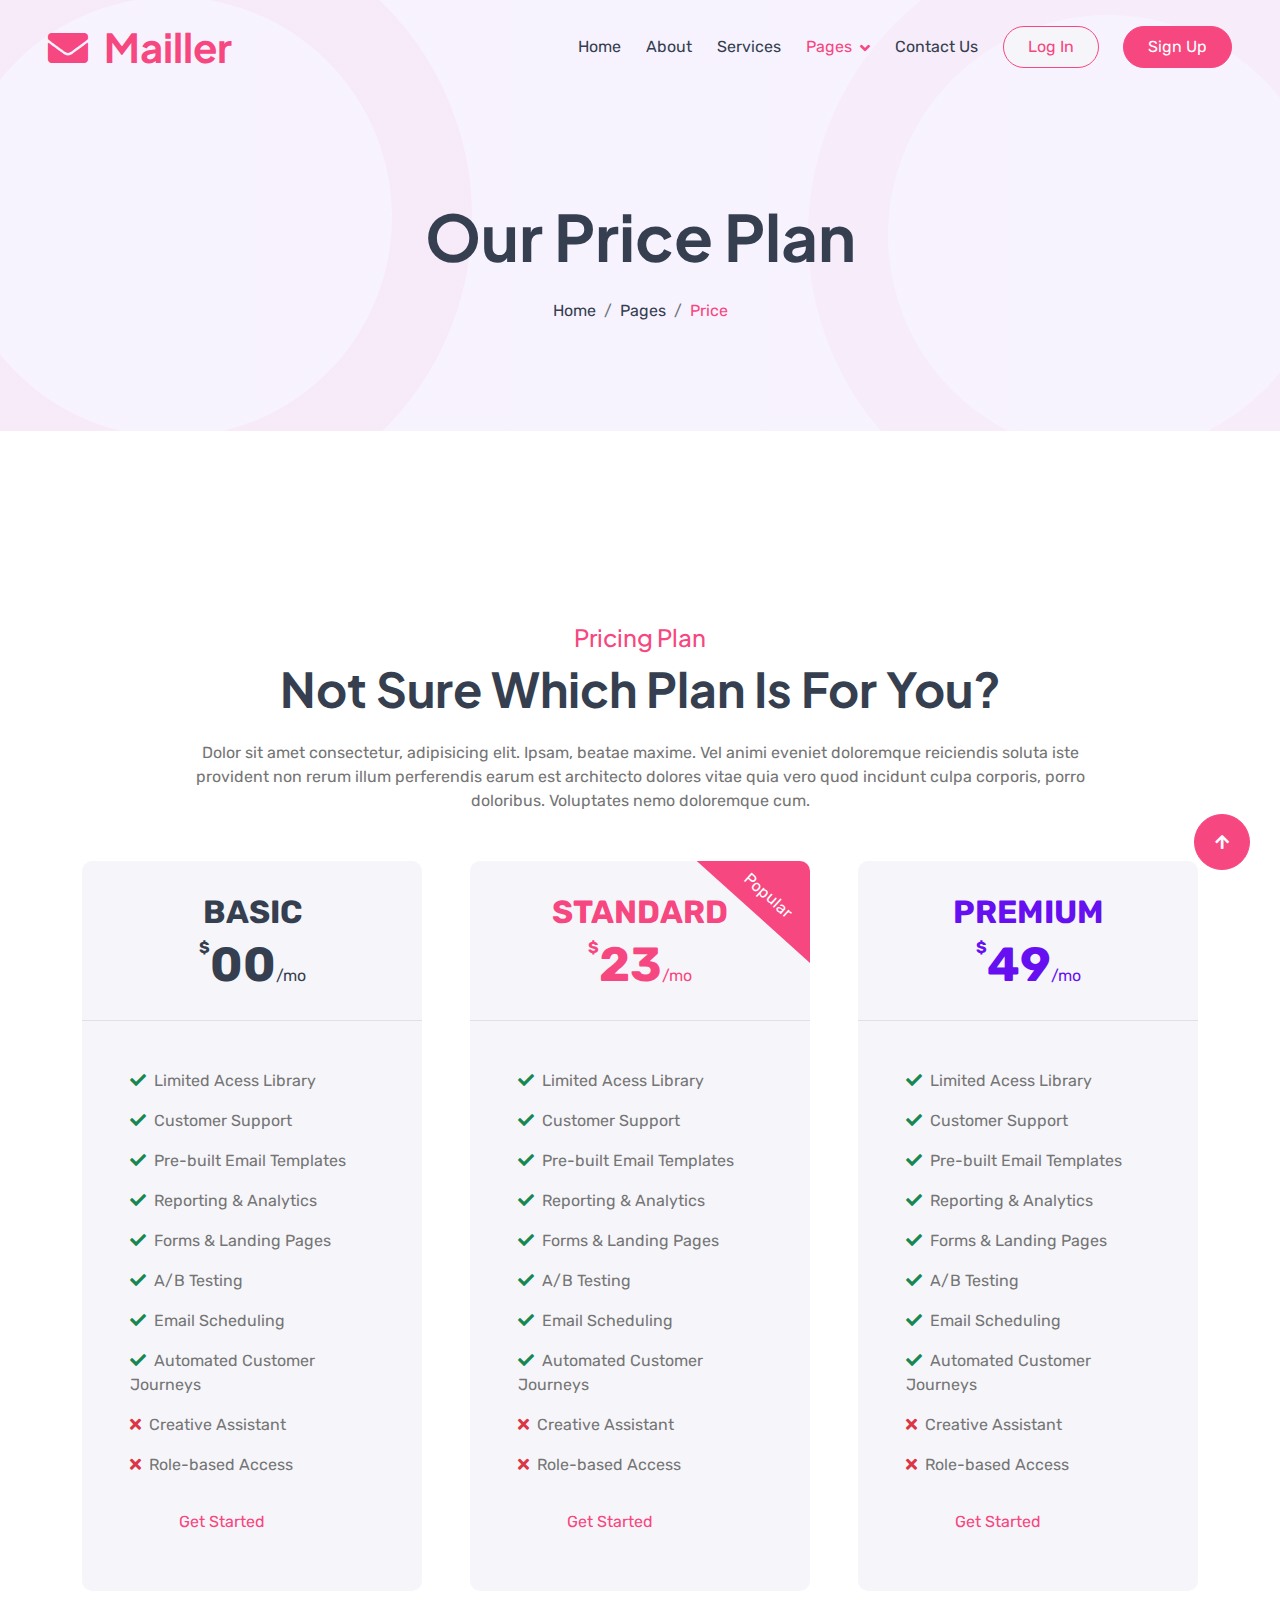
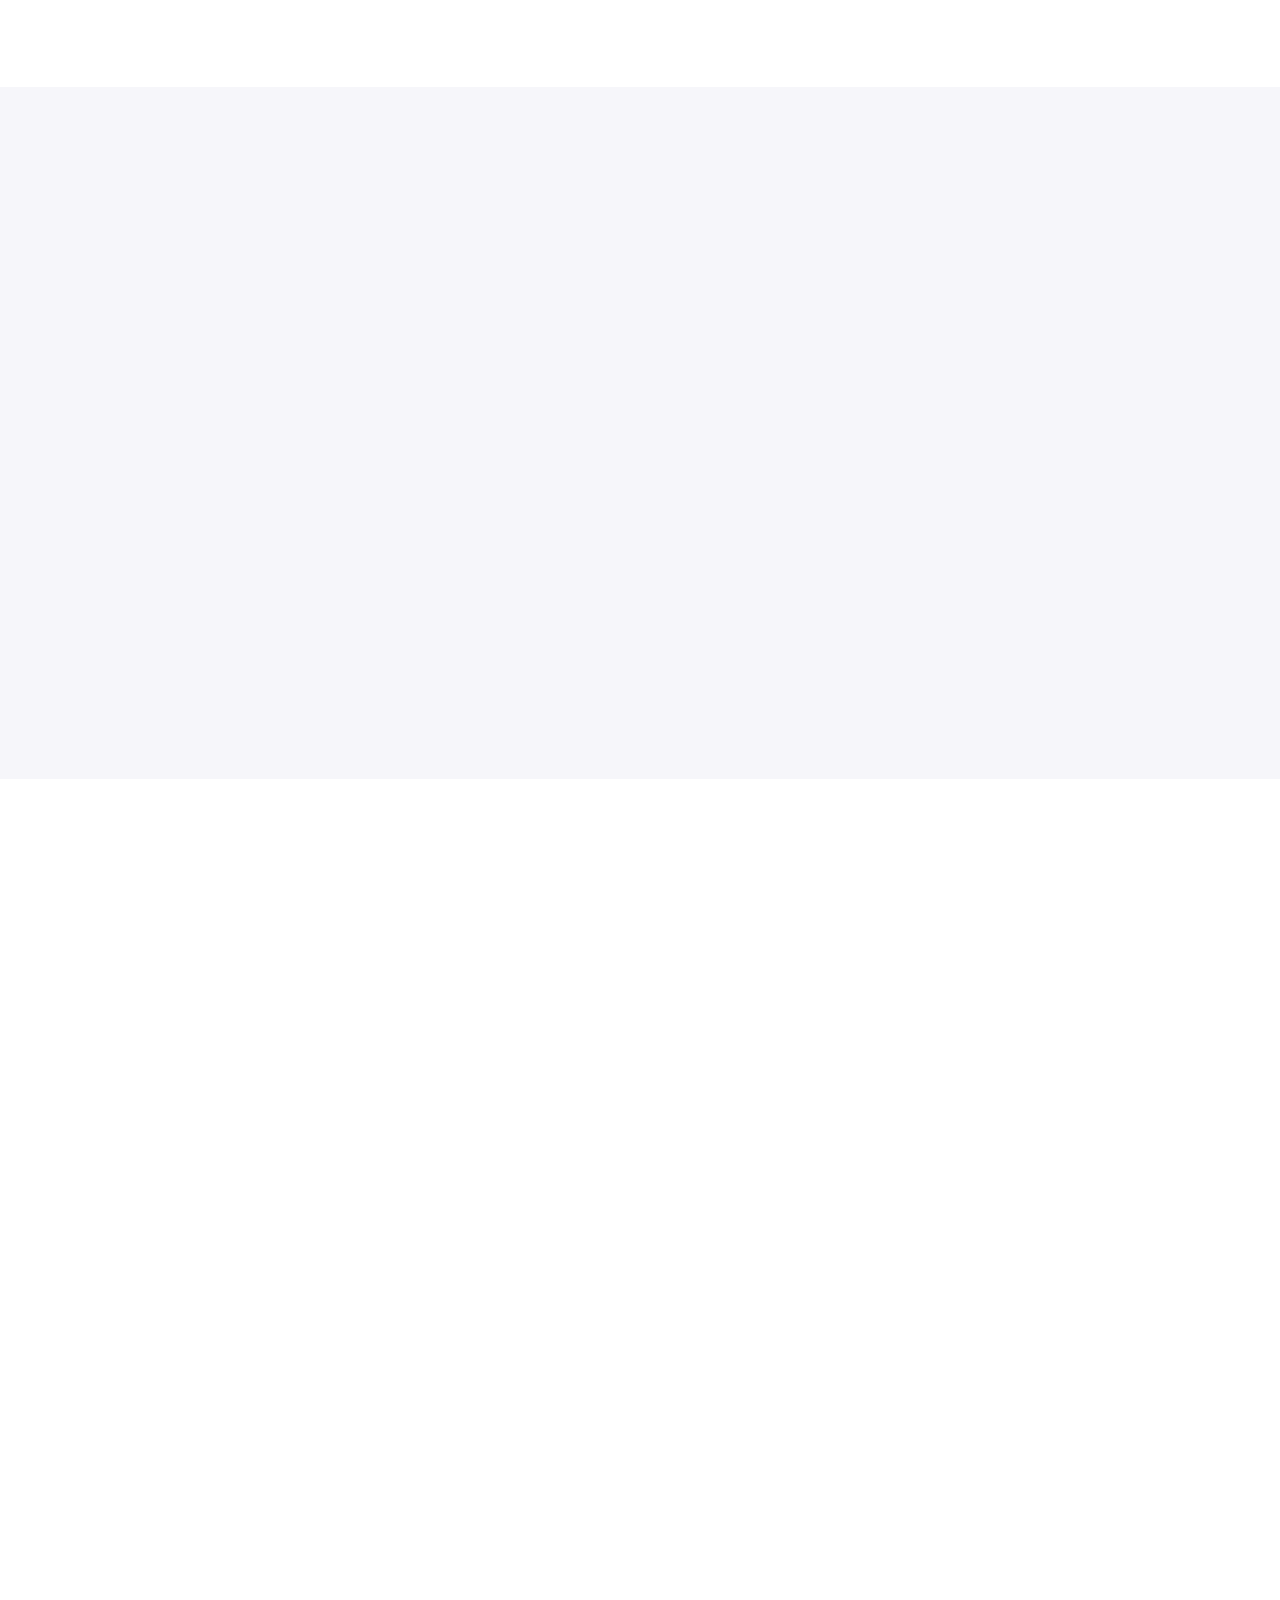
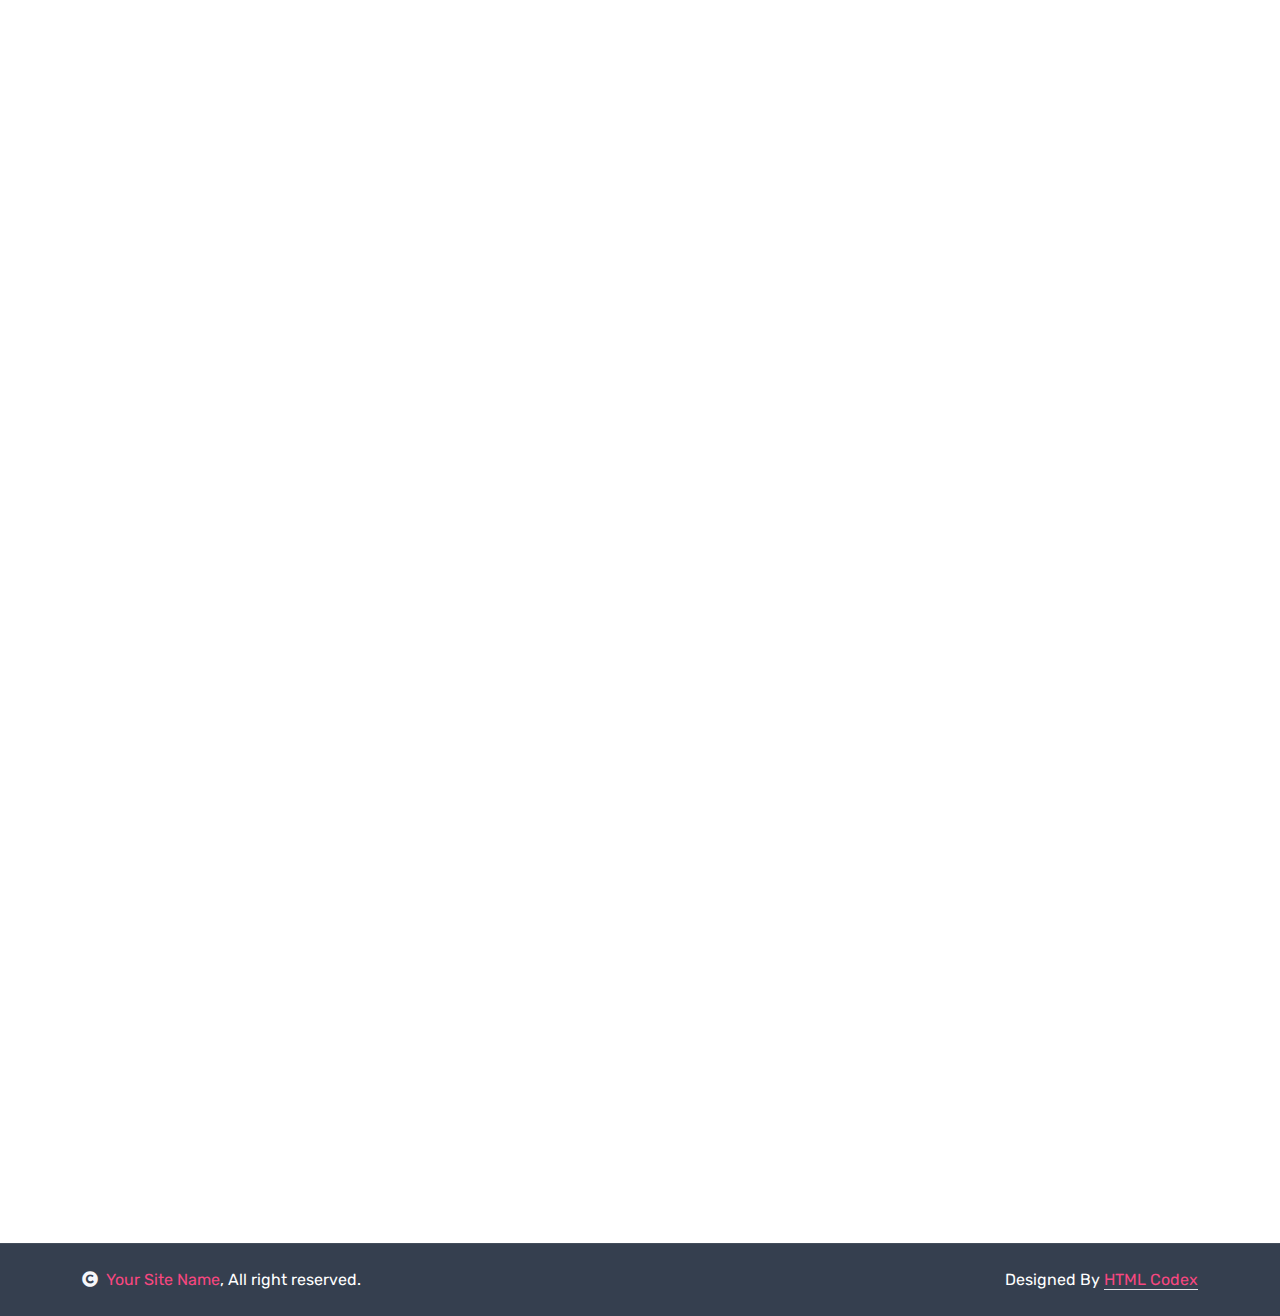
<file: pricing.html>
<!DOCTYPE html>
<html lang="en">

    <head>
        <meta charset="utf-8">
        <title>Mailler - SaaS Website Template</title>
        <meta content="width=device-width, initial-scale=1.0" name="viewport">
        <meta content="" name="keywords">
        <meta content="" name="description">

        <!-- Google Web Fonts -->
        <link rel="preconnect" href="https://fonts.googleapis.com">
        <link rel="preconnect" href="https://fonts.gstatic.com" crossorigin>
        <link href="https://fonts.googleapis.com/css2?family=Plus+Jakarta+Sans:wght@500;600;700&family=Rubik:wght@400;500&display=swap" rel="stylesheet"> 

        <!-- Icon Font Stylesheet -->
        <link rel="stylesheet" href="https://use.fontawesome.com/releases/v5.15.4/css/all.css"/>
        <link href="https://cdn.jsdelivr.net/npm/bootstrap-icons@1.4.1/font/bootstrap-icons.css" rel="stylesheet">

        <!-- Libraries Stylesheet -->
        <link href="lib/animate/animate.min.css" rel="stylesheet">
        <link href="lib/owlcarousel/assets/owl.carousel.min.css" rel="stylesheet">
        <link href="lib/lightbox/css/lightbox.min.css" rel="stylesheet">


        <!-- Customized Bootstrap Stylesheet -->
        <link href="css/bootstrap.min.css" rel="stylesheet">

        <!-- Template Stylesheet -->
        <link href="css/style.css" rel="stylesheet">
    </head>

    <body>

        <!-- Spinner Start -->
        <div id="spinner" class="show bg-white position-fixed translate-middle w-100 vh-100 top-50 start-50 d-flex align-items-center justify-content-center">
            <div class="spinner-border text-primary" style="width: 3rem; height: 3rem;" role="status">
                <span class="sr-only">Loading...</span>
            </div>
        </div>
        <!-- Spinner End -->


        <!-- Navbar & Hero Start -->
        <div class="container-fluid p-0">
            <nav class="navbar navbar-expand-lg navbar-light bg-transparent px-4 px-lg-5 py-3 py-lg-0">
                <a href="index.html" class="navbar-brand p-0">
                    <h1 class="display-6 text-primary m-0"><i class="fas fa-envelope me-3"></i>Mailler</h1>
                    <!-- <img src="img/logo.png" alt="Logo"> -->
                </a>
                <button class="navbar-toggler" type="button" data-bs-toggle="collapse" data-bs-target="#navbarCollapse">
                    <span class="fa fa-bars"></span>
                </button>
                <div class="collapse navbar-collapse" id="navbarCollapse">
                    <div class="navbar-nav ms-auto py-0">
                        <a href="index.html" class="nav-item nav-link">Home</a>
                        <a href="about.html" class="nav-item nav-link">About</a>
                        <a href="service.html" class="nav-item nav-link">Services</a>
                        <div class="nav-item dropdown">
                            <a href="#" class="nav-link dropdown-toggle active" data-bs-toggle="dropdown">Pages</a>
                            <div class="dropdown-menu m-0">
                                <a href="feature.html" class="dropdown-item">Features</a>
                                <a href="pricing.html" class="dropdown-item active">Pricing</a>
                                <a href="blog.html" class="dropdown-item">Blog</a>
                                <a href="testimonial.html" class="dropdown-item">Testimonial</a>
                                <a href="404.html" class="dropdown-item">404 Page</a>
                            </div>
                        </div>
                        <a href="contact.html" class="nav-item nav-link">Contact Us</a>
                    </div>
                    <a href="#" class="btn btn-light border border-primary rounded-pill text-primary py-2 px-4 me-4">Log In</a>
                    <a href="#" class="btn btn-primary rounded-pill text-white py-2 px-4">Sign Up</a>
                </div>
            </nav>
        </div>
        <!-- Navbar & Hero End -->


         <!-- Header Start -->
         <div class="container-fluid bg-breadcrumb">
            <ul class="breadcrumb-animation">
                <li></li>
                <li></li>
                <li></li>
                <li></li>
                <li></li>
                <li></li>
                <li></li>
                <li></li>
                <li></li>
                <li></li>
            </ul>
            <div class="container text-center py-5" style="max-width: 900px;">
                <h3 class="display-3 mb-4 wow fadeInDown" data-wow-delay="0.1s">Our Price Plan</h1>
                <ol class="breadcrumb justify-content-center mb-0 wow fadeInDown" data-wow-delay="0.3s">
                    <li class="breadcrumb-item"><a href="index.html">Home</a></li>
                    <li class="breadcrumb-item"><a href="#">Pages</a></li>
                    <li class="breadcrumb-item active text-primary">Price</li>
                </ol>    
            </div>
        </div>
        <!-- Header End -->


        <!-- Pricing Start -->
        <div class="container-fluid price py-5">
            <div class="container py-5">
                <div class="text-center mx-auto mb-5 wow fadeInUp" data-wow-delay="0.1s" style="max-width: 900px;">
                    <h4 class="text-primary">Pricing Plan</h4>
                    <h1 class="display-5 mb-4">Not Sure Which Plan Is For You?</h1>
                    <p class="mb-0">Dolor sit amet consectetur, adipisicing elit. Ipsam, beatae maxime. Vel animi eveniet doloremque reiciendis soluta iste provident non rerum illum perferendis earum est architecto dolores vitae quia vero quod incidunt culpa corporis, porro doloribus. Voluptates nemo doloremque cum.
                    </p>
                </div>
                <div class="row g-5 justify-content-center">
                    <div class="col-md-6 col-lg-6 col-xl-4 wow fadeInUp" data-wow-delay="0.1s">
                        <div class="price-item bg-light rounded text-center">
                            <div class="text-center text-dark border-bottom d-flex flex-column justify-content-center p-4" style="width: 100%; height: 160px;">
                                <p class="fs-2 fw-bold text-uppercase mb-0">BASIC</p>
                                <div class="d-flex justify-content-center">
                                    <strong class="align-self-start">$</strong>
                                    <p class="mb-0"><span class="display-5">00</span>/mo</p>
                                </div>                        
                            </div>
                            <div class="text-start p-5">
                                <p><i class="fas fa-check text-success me-1"></i> Limited Acess Library</p>
                                <p><i class="fas fa-check text-success me-1"></i> Customer Support</p>
                                <p><i class="fas fa-check text-success me-1"></i> Pre-built Email Templates</p>
                                <p><i class="fas fa-check text-success me-1"></i> Reporting & Analytics</p>
                                <p><i class="fas fa-check text-success me-1"></i> Forms & Landing Pages</p>
                                <p><i class="fas fa-check text-success me-1"></i> A/B Testing</p>
                                <p><i class="fas fa-check text-success me-1"></i> Email Scheduling</p>
                                <p><i class="fas fa-check text-success me-1"></i> Automated Customer Journeys</p>
                                <p><i class="fas fa-times text-danger me-1"></i> Creative Assistant</p>
                                <p class="mb-4"><i class="fas fa-times text-danger me-1"></i> Role-based Access</p>
                                <button class="btn btn-light rounded-pill py-2 px-5" type="button">Get Started</button>
                            </div>
                        </div>
                    </div>
                    <div class="col-md-6 col-lg-6 col-xl-4 wow fadeInUp" data-wow-delay="0.3s">
                        <div class="price-item bg-light rounded text-center">
                            <div class="pice-item-offer">Popular</div>
                            <div class="text-center text-primary border-bottom d-flex flex-column justify-content-center p-4" style="width: 100%; height: 160px;">
                                <p class="fs-2 fw-bold text-uppercase mb-0">Standard</p>
                                <div class="d-flex justify-content-center">
                                    <strong class="align-self-start">$</strong>
                                    <p class="mb-0"><span class="display-5">23</span>/mo</p>
                                </div>                        
                            </div>
                            <div class="text-start p-5">
                                <p><i class="fas fa-check text-success me-1"></i> Limited Acess Library</p>
                                <p><i class="fas fa-check text-success me-1"></i> Customer Support</p>
                                <p><i class="fas fa-check text-success me-1"></i> Pre-built Email Templates</p>
                                <p><i class="fas fa-check text-success me-1"></i> Reporting & Analytics</p>
                                <p><i class="fas fa-check text-success me-1"></i> Forms & Landing Pages</p>
                                <p><i class="fas fa-check text-success me-1"></i> A/B Testing</p>
                                <p><i class="fas fa-check text-success me-1"></i> Email Scheduling</p>
                                <p><i class="fas fa-check text-success me-1"></i> Automated Customer Journeys</p>
                                <p><i class="fas fa-times text-danger me-1"></i> Creative Assistant</p>
                                <p class="mb-4"><i class="fas fa-times text-danger me-1"></i> Role-based Access</p>
                                <button class="btn btn-light rounded-pill py-2 px-5" type="button">Get Started</button>
                            </div>
                        </div>
                    </div>
                    <div class="col-md-6 col-lg-6 col-xl-4 wow fadeInUp" data-wow-delay="0.5s">
                        <div class="price-item bg-light rounded text-center">
                            <div class="text-center text-secondary border-bottom d-flex flex-column justify-content-center p-4" style="width: 100%; height: 160px;">
                                <p class="fs-2 fw-bold text-uppercase mb-0">Premium</p>
                                <div class="d-flex justify-content-center">
                                    <strong class="align-self-start">$</strong>
                                    <p class="mb-0"><span class="display-5">49</span>/mo</p>
                                </div>                        
                            </div>
                            <div class="text-start p-5">
                                <p><i class="fas fa-check text-success me-1"></i> Limited Acess Library</p>
                                <p><i class="fas fa-check text-success me-1"></i> Customer Support</p>
                                <p><i class="fas fa-check text-success me-1"></i> Pre-built Email Templates</p>
                                <p><i class="fas fa-check text-success me-1"></i> Reporting & Analytics</p>
                                <p><i class="fas fa-check text-success me-1"></i> Forms & Landing Pages</p>
                                <p><i class="fas fa-check text-success me-1"></i> A/B Testing</p>
                                <p><i class="fas fa-check text-success me-1"></i> Email Scheduling</p>
                                <p><i class="fas fa-check text-success me-1"></i> Automated Customer Journeys</p>
                                <p><i class="fas fa-times text-danger me-1"></i> Creative Assistant</p>
                                <p class="mb-4"><i class="fas fa-times text-danger me-1"></i> Role-based Access</p>
                                <button class="btn btn-light rounded-pill py-2 px-5" type="button">Get Started</button>
                            </div>
                        </div>
                    </div>
                </div>
            </div>
        </div>
        <!-- Pricing End -->


        <!-- FAQ Start -->
        <div class="container-fluid FAQ bg-light overflow-hidden py-5">
            <div class="container py-5">
                <div class="row g-5 align-items-center">
                    <div class="col-lg-6 wow fadeInLeft" data-wow-delay="0.1s">
                       <div class="accordion" id="accordionExample">
                            <div class="accordion-item border-0 mb-4">
                                <h2 class="accordion-header" id="headingOne">
                                    <button class="accordion-button rounded-top" type="button" data-bs-toggle="collapse" data-bs-target="#collapseOne" aria-expanded="true" aria-controls="collapseTOne">
                                        Why did you choose Our Email Services?
                                    </button>
                                </h2>
                                <div id="collapseOne" class="accordion-collapse collapse show" aria-labelledby="headingOne" data-bs-parent="#accordionExample">
                                    <div class="accordion-body my-2">
                                        <h5>Dolor sit amet consectetur adipisicing elit.</h5>
                                        <p>Lorem ipsum dolor sit amet consectetur adipisicing elit. Ad nemo impedit, sapiente quis illo quia nulla atque maxime fuga minima ipsa quae cum consequatur, sit, delectus exercitationem odit officiis maiores! Neque, quidem corrupti modi architecto eos saepe incidunt dignissimos rerum.</p>
                                        <p>Lorem ipsum dolor sit amet consectetur adipisicing elit. Dicta distinctio hic fuga odio excepturi ducimus sequi at. Doloribus, non aspernatur.</p>
                                    </div>
                                </div>
                            </div>
                            <div class="accordion-item border-0 mb-4">
                                <h2 class="accordion-header" id="headingTwo">
                                    <button class="accordion-button collapsed rounded-top" type="button" data-bs-toggle="collapse" data-bs-target="#collapseTwo" aria-expanded="false" aria-controls="collapseTwo">
                                        Are there any hidden charges? 
                                    </button>
                                </h2>
                                <div id="collapseTwo" class="accordion-collapse collapse" aria-labelledby="headingTwo" data-bs-parent="#accordionExample">
                                    <div class="accordion-body my-2">
                                        <h5>Dolor sit amet consectetur adipisicing elit.</h5>
                                        <p>Lorem ipsum dolor sit amet consectetur adipisicing elit. Ad nemo impedit, sapiente quis illo quia nulla atque maxime fuga minima ipsa quae cum consequatur, sit, delectus exercitationem odit officiis maiores! Neque, quidem corrupti modi architecto eos saepe incidunt dignissimos rerum.</p>
                                        <p>Lorem ipsum dolor sit amet consectetur adipisicing elit. Dicta distinctio hic fuga odio excepturi ducimus sequi at. Doloribus, non aspernatur.</p>
                                    </div>
                                </div>
                            </div>
                            <div class="accordion-item border-0">
                                <h2 class="accordion-header" id="headingThree">
                                    <button class="accordion-button collapsed rounded-top" type="button" data-bs-toggle="collapse" data-bs-target="#collapseThree" aria-expanded="false" aria-controls="collapseThree">
                                        What are the key challenges of email marketing?
                                    </button>
                                </h2>
                                <div id="collapseThree" class="accordion-collapse collapse" aria-labelledby="headingThree" data-bs-parent="#accordionExample">
                                    <div class="accordion-body my-2">
                                        <h5>Dolor sit amet consectetur adipisicing elit.</h5>
                                        <p>Lorem ipsum dolor sit amet consectetur adipisicing elit. Ad nemo impedit, sapiente quis illo quia nulla atque maxime fuga minima ipsa quae cum consequatur, sit, delectus exercitationem odit officiis maiores! Neque, quidem corrupti modi architecto eos saepe incidunt dignissimos rerum.</p>
                                        <p>Lorem ipsum dolor sit amet consectetur adipisicing elit. Dicta distinctio hic fuga odio excepturi ducimus sequi at. Doloribus, non aspernatur.</p>
                                    </div>
                                </div>
                            </div>
                       </div>
                    </div>
                    <div class="col-lg-6 wow fadeInRight" data-wow-delay="0.3s">
                        <div class="FAQ-img RotateMoveRight rounded">
                            <img src="img/about-1.png" class="img-fluid w-100" alt="">
                        </div>
                    </div>
                </div>
            </div>
        </div>
        <!-- FAQ End -->


        <!-- Feature Start -->
        <div class="container-fluid feature overflow-hidden py-5">
            <div class="container py-5">
                <div class="text-center mx-auto mb-5 wow fadeInUp" data-wow-delay="0.1s" style="max-width: 900px;">
                    <h4 class="text-primary">Our Feature</h4>
                    <h1 class="display-5 mb-4">Important Features For Email Marketing</h1>
                    <p class="mb-0">Dolor sit amet consectetur, adipisicing elit. Ipsam, beatae maxime. Vel animi eveniet doloremque reiciendis soluta iste provident non rerum illum perferendis earum est architecto dolores vitae quia vero quod incidunt culpa corporis, porro doloribus. Voluptates nemo doloremque cum.
                    </p>
                </div>
                <div class="row g-4 justify-content-center text-center mb-5">
                    <div class="col-md-6 col-lg-4 col-xl-3 wow fadeInUp" data-wow-delay="0.1s">
                        <div class="text-center p-4">
                            <div class="d-inline-block rounded bg-light p-4 mb-4"><i class="fas fa-envelope fa-5x text-secondary"></i></div>
                            <div class="feature-content">
                                <a href="#" class="h4">Email Marketing <i class="fa fa-long-arrow-alt-right"></i></a>
                                <p class="mt-4 mb-0">Lorem ipsum dolor sit amet consectetur adipisicing elit.consectetur adipisicing elit
                                </p>
                            </div>
                        </div>
                    </div>
                    <div class="col-md-6 col-lg-4 col-xl-3 wow fadeInUp" data-wow-delay="0.3s">
                        <div class="text-center p-4">
                            <div class="d-inline-block rounded bg-light p-4 mb-4"><i class="fas fa-mail-bulk fa-5x text-secondary"></i></div>
                            <div class="feature-content">
                                <a href="#" class="h4">Email Builder <i class="fa fa-long-arrow-alt-right"></i></a>
                                <p class="mt-4 mb-0">Lorem ipsum dolor sit amet consectetur adipisicing elit.consectetur adipisicing elit
                                </p>
                            </div>
                        </div>
                    </div>
                    <div class="col-md-6 col-lg-4 col-xl-3 wow fadeInUp" data-wow-delay="0.5s">
                        <div class="text-center rounded p-4">
                            <div class="d-inline-block rounded bg-light p-4 mb-4"><i class="fas fa-sitemap fa-5x text-secondary"></i></div>
                            <div class="feature-content">
                                <a href="#" class="h4">Customer Builder <i class="fa fa-long-arrow-alt-right"></i></a>
                                <p class="mt-4 mb-0">Lorem ipsum dolor sit amet consectetur adipisicing elit.consectetur adipisicing elit
                                </p>
                            </div>
                        </div>
                    </div>
                    <div class="col-md-6 col-lg-4 col-xl-3 wow fadeInUp" data-wow-delay="0.7s">
                        <div class="text-center rounded p-4">
                            <div class="d-inline-block rounded bg-light p-4 mb-4"><i class="fas fa-tasks fa-5x text-secondary"></i></div>
                            <div class="feature-content">
                                <a href="#" class="h4">Campaign Manager <i class="fa fa-long-arrow-alt-right"></i></a>
                                <p class="mt-4 mb-0">Lorem ipsum dolor sit amet consectetur adipisicing elit.consectetur adipisicing elit
                                </p>
                            </div>
                        </div>
                    </div>
                    <div class="col-12 wow fadeInUp" data-wow-delay="0.1s">
                        <div class="my-3">
                            <a href="#" class="btn btn-primary d-inline rounded-pill px-5 py-3">More Features</a>
                        </div>
                    </div>
                </div>
                <div class="row g-5 pt-5" style="margin-top: 6rem;">
                    <div class="col-lg-6 wow fadeInLeft" data-wow-delay="0.1s">
                        <div class="feature-img RotateMoveLeft h-100" style="object-fit: cover;">
                            <img src="img/features-1.png" class="img-fluid w-100 h-100" alt="">
                        </div>
                    </div>
                    <div class="col-lg-6 wow fadeInRight" data-wow-delay="0.1s">
                        <h4 class="text-primary">Fearutes</h4>
                        <h1 class="display-5 mb-4">Push Your Visitors Into Happy Customers</h1>
                        <p class="mb-4">Lorem ipsum dolor sit amet, consectetur adipisicing elit. Accusantium, suscipit itaque quaerat dicta porro illum, autem, molestias ut animi ab aspernatur dolorum officia nam dolore. Voluptatibus aliquam earum labore atque.
                        </p>
                        <div class="row g-4">
                            <div class="col-6">
                                <div class="d-flex">
                                    <i class="fas fa-newspaper fa-4x text-secondary"></i>
                                    <div class="d-flex flex-column ms-3">
                                        <h2 class="mb-0 fw-bold">285</h2>
                                        <small class="text-dark">Created Projects</small>
                                    </div>
                                </div>
                            </div>
                            <div class="col-6">
                                <div class="d-flex">
                                    <i class="fas fa-users fa-4x text-secondary"></i>
                                    <div class="d-flex flex-column ms-3">
                                        <h2 class="mb-0 fw-bold">6560</h2>
                                        <small class="text-dark">Happy Clients</small>
                                    </div>
                                </div>
                            </div>
                        </div>
                        <div class="my-4">
                            <a href="#" class="btn btn-primary rounded-pill py-3 px-5">Read More</a>
                        </div>
                    </div>
                </div>
            </div>
        </div>
        <!-- Feature End -->


        <!-- Footer Start -->
        <div class="container-fluid footer py-5 wow fadeIn" data-wow-delay="0.2s">
            <div class="container py-5">
                <div class="row g-5">
                    <div class="col-md-6 col-lg-6 col-xl-3">
                        <div class="footer-item d-flex flex-column">
                            <h4 class="text-dark mb-4">Company</h4>
                            <a href=""> Why Mailler?</a>
                            <a href=""> Our Features</a>
                            <a href=""> Our Portfolio</a>
                            <a href=""> About Us</a>
                            <a href=""> Our Blog & News</a>
                            <a href=""> Get In Touch</a>
                        </div>
                    </div>
                    <div class="col-md-6 col-lg-6 col-xl-3">
                        <div class="footer-item d-flex flex-column">
                            <h4 class="mb-4 text-dark">Quick Links</h4>
                            <a href=""> About Us</a>
                            <a href=""> Contact Us</a>
                            <a href=""> Privacy Policy</a>
                            <a href=""> Terms & Conditions</a>
                            <a href=""> Our Blog & News</a>
                            <a href=""> Our Team</a>
                        </div>
                    </div>
                    <div class="col-md-6 col-lg-6 col-xl-3">
                        <div class="footer-item d-flex flex-column">
                            <h4 class="mb-4 text-dark">Services</h4>
                            <a href=""> All Services</a>
                            <a href=""> Promotional Emails</a>
                            <a href=""> Product Updates</a>
                            <a href=""> Email Marketing</a>
                            <a href=""> Acquistion Emails</a>
                            <a href=""> Retention Emails</a>
                        </div>
                    </div>
                    <div class="col-md-6 col-lg-6 col-xl-3">
                        <div class="footer-item d-flex flex-column">
                            <h4 class="mb-4 text-dark">Contact Info</h4>
                            <a href=""><i class="fa fa-map-marker-alt me-2"></i> 123 Street, New York, USA</a>
                            <a href=""><i class="fas fa-envelope me-2"></i> info@example.com</a>
                            <a href=""><i class="fas fa-phone me-2"></i> +012 345 67890</a>
                            <a href="" class="mb-3"><i class="fas fa-print me-2"></i> +012 345 67890</a>
                            <div class="d-flex align-items-center">
                                <i class="fas fa-share fa-2x text-secondary me-2"></i>
                                <a class="btn-square btn btn-primary rounded-circle mx-1" href=""><i class="fab fa-facebook-f"></i></a>
                                <a class="btn-square btn btn-primary rounded-circle mx-1" href=""><i class="fab fa-twitter"></i></a>
                                <a class="btn-square btn btn-primary rounded-circle mx-1" href=""><i class="fab fa-instagram"></i></a>
                                <a class="btn-square btn btn-primary rounded-circle mx-1" href=""><i class="fab fa-linkedin-in"></i></a>
                            </div>
                        </div>
                    </div>
                </div>
            </div>
        </div>
        <!-- Footer End -->

        
        <!-- Copyright Start -->
        <div class="container-fluid copyright py-4">
            <div class="container">
                <div class="row g-4 align-items-center">
                    <div class="col-md-6 text-center text-md-start mb-md-0">
                        <span class="text-white"><a href="#"><i class="fas fa-copyright text-light me-2"></i>Your Site Name</a>, All right reserved.</span>
                    </div>
                    <div class="col-md-6 text-center text-md-end text-white">
                        <!--/*** This template is free as long as you keep the below author’s credit link/attribution link/backlink. ***/-->
                        <!--/*** If you'd like to use the template without the below author’s credit link/attribution link/backlink, ***/-->
                        <!--/*** you can purchase the Credit Removal License from "https://htmlcodex.com/credit-removal". ***/-->
                        Designed By <a class="border-bottom" href="https://htmlcodex.com">HTML Codex</a>
                    </div>
                </div>
            </div>
        </div>
        <!-- Copyright End -->


        <!-- Back to Top -->
        <a href="#" class="btn btn-primary btn-lg-square back-to-top"><i class="fa fa-arrow-up"></i></a>   

        
    <!-- JavaScript Libraries -->
    <script src="https://ajax.googleapis.com/ajax/libs/jquery/3.6.4/jquery.min.js"></script>
    <script src="https://cdn.jsdelivr.net/npm/bootstrap@5.0.0/dist/js/bootstrap.bundle.min.js"></script>
    <script src="lib/wow/wow.min.js"></script>
    <script src="lib/easing/easing.min.js"></script>
    <script src="lib/waypoints/waypoints.min.js"></script>
    <script src="lib/counterup/counterup.min.js"></script>
    <script src="lib/owlcarousel/owl.carousel.min.js"></script>
    <script src="lib/lightbox/js/lightbox.min.js"></script>
    

    <!-- Template Javascript -->
    <script src="js/main.js"></script>
    </body>

</html>
</file>
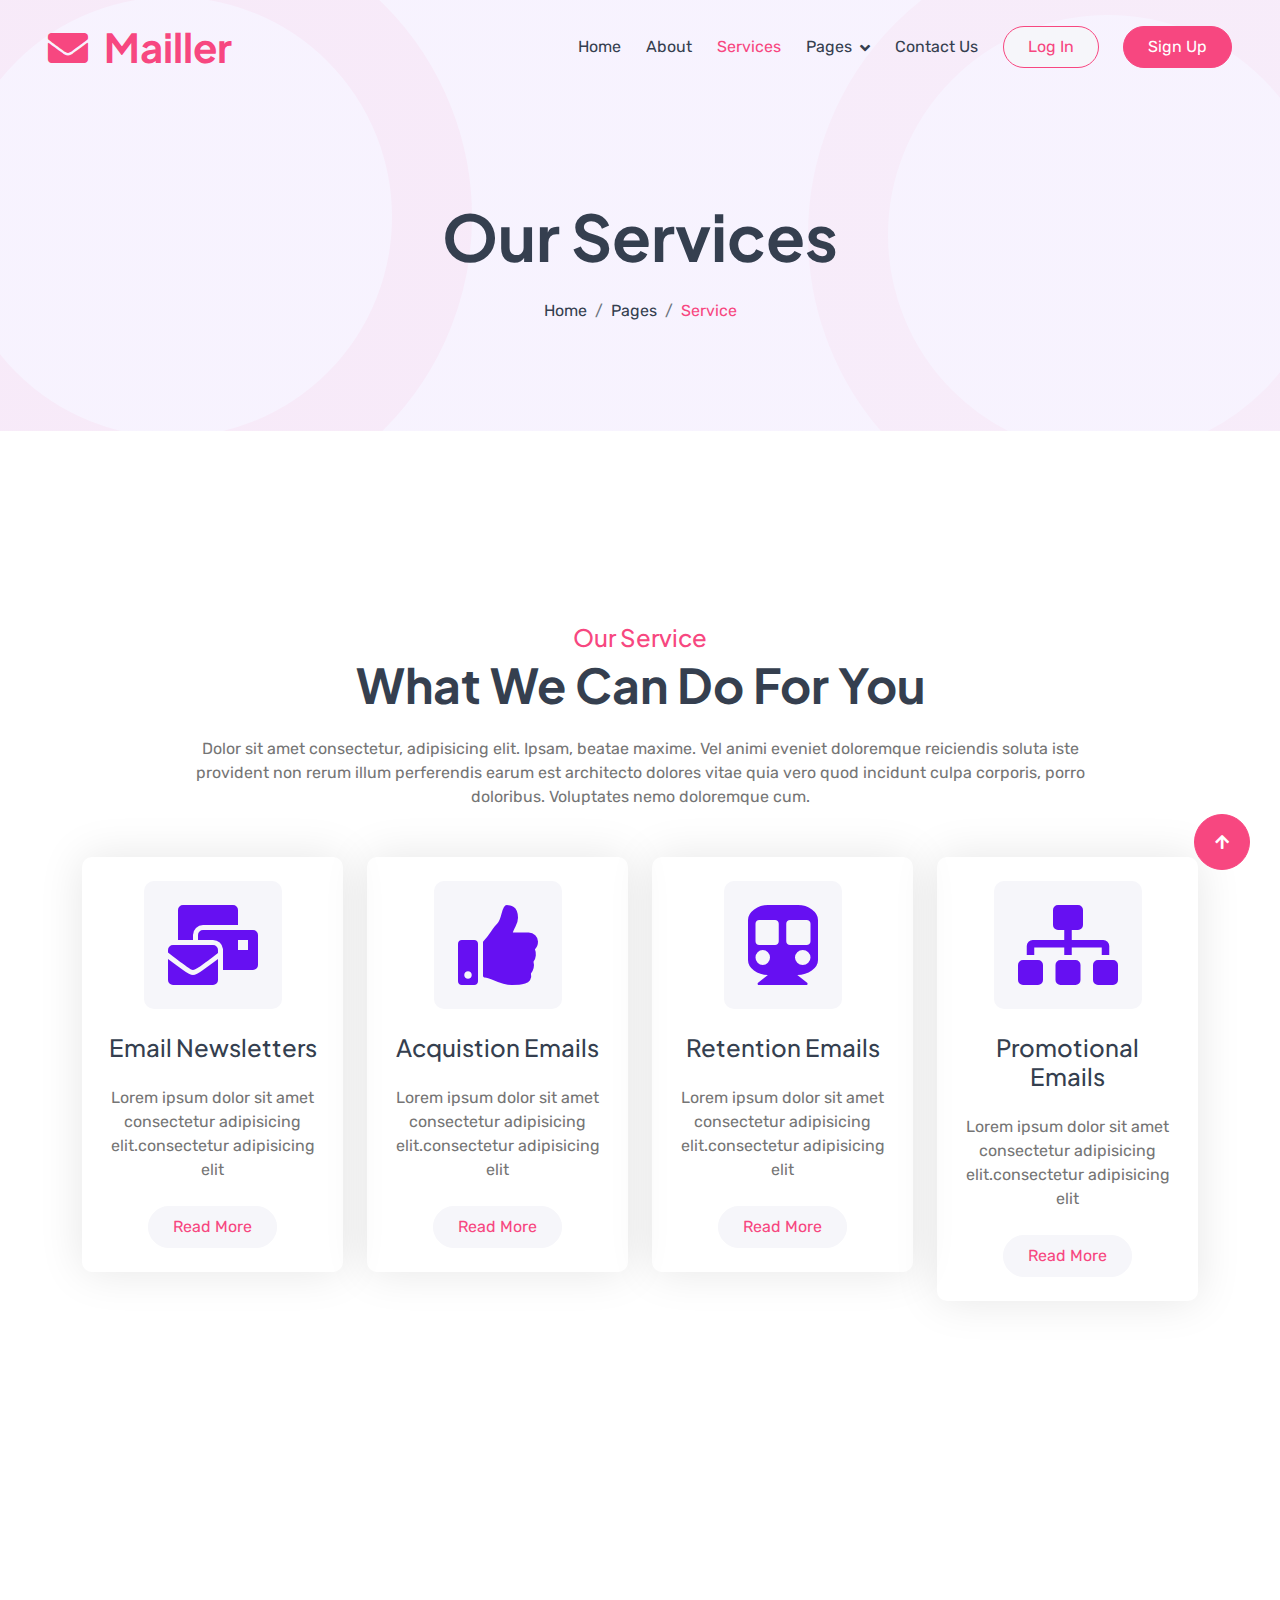
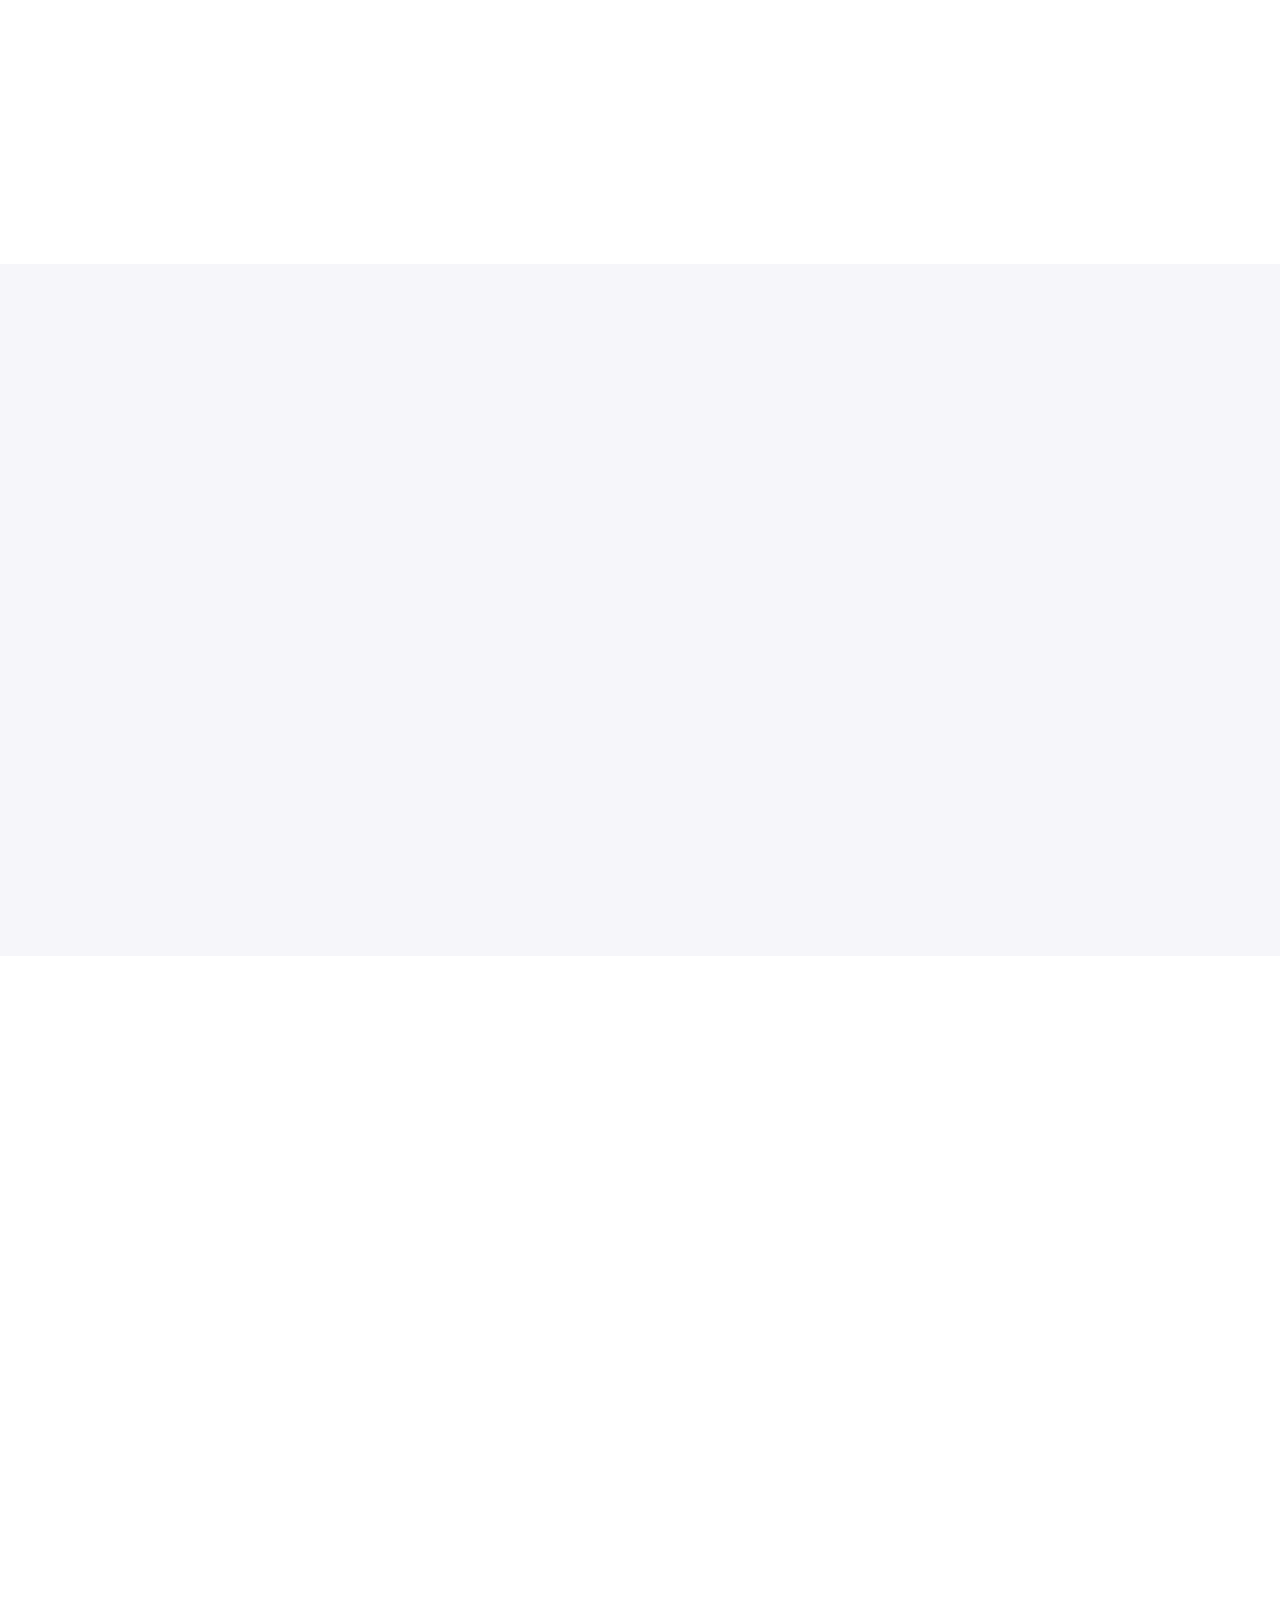
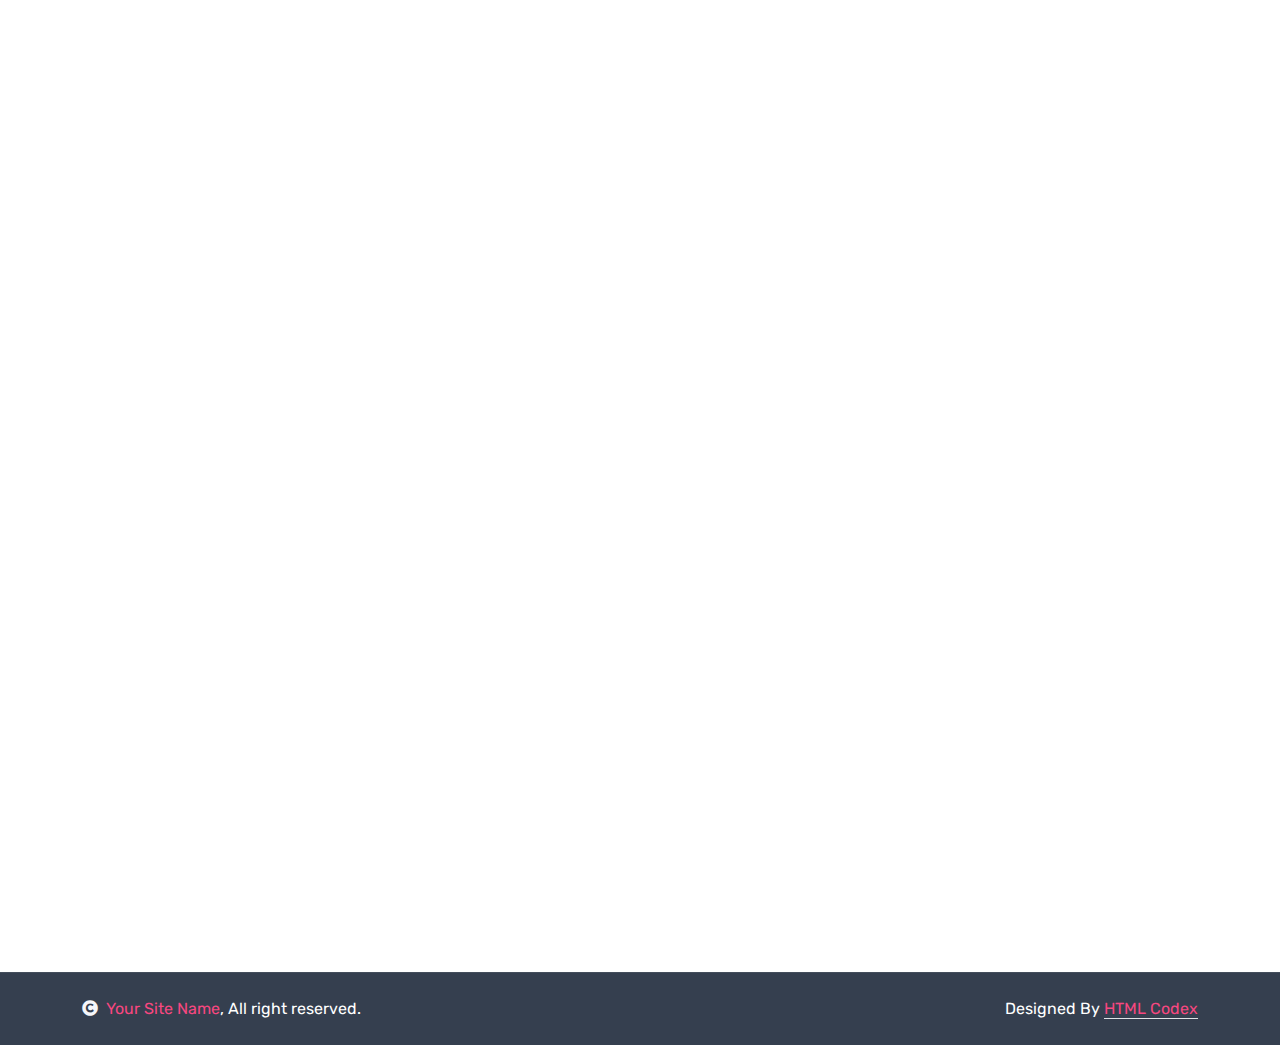
<file: service.html>
<!DOCTYPE html>
<html lang="en">

    <head>
        <meta charset="utf-8">
        <title>Mailler - SaaS Website Template</title>
        <meta content="width=device-width, initial-scale=1.0" name="viewport">
        <meta content="" name="keywords">
        <meta content="" name="description">

        <!-- Google Web Fonts -->
        <link rel="preconnect" href="https://fonts.googleapis.com">
        <link rel="preconnect" href="https://fonts.gstatic.com" crossorigin>
        <link href="https://fonts.googleapis.com/css2?family=Plus+Jakarta+Sans:wght@500;600;700&family=Rubik:wght@400;500&display=swap" rel="stylesheet"> 

        <!-- Icon Font Stylesheet -->
        <link rel="stylesheet" href="https://use.fontawesome.com/releases/v5.15.4/css/all.css"/>
        <link href="https://cdn.jsdelivr.net/npm/bootstrap-icons@1.4.1/font/bootstrap-icons.css" rel="stylesheet">

        <!-- Libraries Stylesheet -->
        <link href="lib/animate/animate.min.css" rel="stylesheet">
        <link href="lib/owlcarousel/assets/owl.carousel.min.css" rel="stylesheet">
        <link href="lib/lightbox/css/lightbox.min.css" rel="stylesheet">


        <!-- Customized Bootstrap Stylesheet -->
        <link href="css/bootstrap.min.css" rel="stylesheet">

        <!-- Template Stylesheet -->
        <link href="css/style.css" rel="stylesheet">
    </head>

    <body>

        <!-- Spinner Start -->
        <div id="spinner" class="show bg-white position-fixed translate-middle w-100 vh-100 top-50 start-50 d-flex align-items-center justify-content-center">
            <div class="spinner-border text-primary" style="width: 3rem; height: 3rem;" role="status">
                <span class="sr-only">Loading...</span>
            </div>
        </div>
        <!-- Spinner End -->


        <!-- Navbar & Hero Start -->
        <div class="container-fluid p-0">
            <nav class="navbar navbar-expand-lg navbar-light bg-transparent px-4 px-lg-5 py-3 py-lg-0">
                <a href="index.html" class="navbar-brand p-0">
                    <h1 class="display-6 text-primary m-0"><i class="fas fa-envelope me-3"></i>Mailler</h1>
                    <!-- <img src="img/logo.png" alt="Logo"> -->
                </a>
                <button class="navbar-toggler" type="button" data-bs-toggle="collapse" data-bs-target="#navbarCollapse">
                    <span class="fa fa-bars"></span>
                </button>
                <div class="collapse navbar-collapse" id="navbarCollapse">
                    <div class="navbar-nav ms-auto py-0">
                        <a href="index.html" class="nav-item nav-link">Home</a>
                        <a href="about.html" class="nav-item nav-link">About</a>
                        <a href="service.html" class="nav-item nav-link active">Services</a>
                        <div class="nav-item dropdown">
                            <a href="#" class="nav-link dropdown-toggle" data-bs-toggle="dropdown">Pages</a>
                            <div class="dropdown-menu m-0">
                                <a href="feature.html" class="dropdown-item">Features</a>
                                <a href="pricing.html" class="dropdown-item">Pricing</a>
                                <a href="blog.html" class="dropdown-item">Blog</a>
                                <a href="testimonial.html" class="dropdown-item">Testimonial</a>
                                <a href="404.html" class="dropdown-item">404 Page</a>
                            </div>
                        </div>
                        <a href="contact.html" class="nav-item nav-link">Contact Us</a>
                    </div>
                    <a href="#" class="btn btn-light border border-primary rounded-pill text-primary py-2 px-4 me-4">Log In</a>
                    <a href="#" class="btn btn-primary rounded-pill text-white py-2 px-4">Sign Up</a>
                </div>
            </nav>
        </div>
        <!-- Navbar & Hero End -->


         <!-- Header Start -->
         <div class="container-fluid bg-breadcrumb">
            <ul class="breadcrumb-animation">
                <li></li>
                <li></li>
                <li></li>
                <li></li>
                <li></li>
                <li></li>
                <li></li>
                <li></li>
                <li></li>
                <li></li>
            </ul>
            <div class="container text-center py-5" style="max-width: 900px;">
                <h3 class="display-3 mb-4 wow fadeInDown" data-wow-delay="0.1s">Our Services</h1>
                <ol class="breadcrumb justify-content-center mb-0 wow fadeInDown" data-wow-delay="0.3s">
                    <li class="breadcrumb-item"><a href="index.html">Home</a></li>
                    <li class="breadcrumb-item"><a href="#">Pages</a></li>
                    <li class="breadcrumb-item active text-primary">Service</li>
                </ol>    
            </div>
        </div>
        <!-- Header End -->


        <!-- Service Start -->
        <div class="container-fluid service py-5">
            <div class="container py-5">
                <div class="text-center mx-auto mb-5 wow fadeInUp" data-wow-delay="0.1s" style="max-width: 900px;">
                    <h4 class="mb-1 text-primary">Our Service</h4>
                    <h1 class="display-5 mb-4">What We Can Do For You</h1>
                    <p class="mb-0">Dolor sit amet consectetur, adipisicing elit. Ipsam, beatae maxime. Vel animi eveniet doloremque reiciendis soluta iste provident non rerum illum perferendis earum est architecto dolores vitae quia vero quod incidunt culpa corporis, porro doloribus. Voluptates nemo doloremque cum.
                    </p>
                </div>
                <div class="row g-4 justify-content-center">
                    <div class="col-md-6 col-lg-4 col-xl-3 wow fadeInUp" data-wow-delay="0.1s">
                        <div class="service-item text-center rounded p-4">
                            <div class="service-icon d-inline-block bg-light rounded p-4 mb-4"><i class="fas fa-mail-bulk fa-5x text-secondary"></i></div>
                            <div class="service-content">
                                <h4 class="mb-4">Email Newsletters</h4>
                                <p class="mb-4">Lorem ipsum dolor sit amet consectetur adipisicing elit.consectetur adipisicing elit
                                </p>
                                <a href="#" class="btn btn-light rounded-pill text-primary py-2 px-4">Read More</a>
                            </div>
                        </div>
                    </div>
                    <div class="col-md-6 col-lg-4 col-xl-3 wow fadeInUp" data-wow-delay="0.3s">
                        <div class="service-item text-center rounded p-4">
                            <div class="service-icon d-inline-block bg-light rounded p-4 mb-4"><i class="fas fa-thumbs-up fa-5x text-secondary"></i></div>
                            <div class="service-content">
                                <h4 class="mb-4">Acquistion Emails </h4>
                                <p class="mb-4">Lorem ipsum dolor sit amet consectetur adipisicing elit.consectetur adipisicing elit
                                </p>
                                <a href="#" class="btn btn-light rounded-pill text-primary py-2 px-4">Read More</a>
                            </div>
                        </div>
                    </div>
                    <div class="col-md-6 col-lg-4 col-xl-3 wow fadeInUp" data-wow-delay="0.5s">
                        <div class="service-item text-center rounded p-4">
                            <div class="service-icon d-inline-block bg-light rounded p-4 mb-4"><i class="fa fa-subway fa-5x text-secondary"></i></div>
                            <div class="service-content">
                                <h4 class="mb-4">Retention Emails</h4>
                                <p class="mb-4">Lorem ipsum dolor sit amet consectetur adipisicing elit.consectetur adipisicing elit
                                </p>
                                <a href="#" class="btn btn-light rounded-pill text-primary py-2 px-4">Read More</a>
                            </div>
                        </div>
                    </div>
                    <div class="col-md-6 col-lg-4 col-xl-3 wow fadeInUp" data-wow-delay="0.7s">
                        <div class="service-item text-center rounded p-4">
                            <div class="service-icon d-inline-block bg-light rounded p-4 mb-4"><i class="fas fa-sitemap fa-5x text-secondary"></i></div>
                            <div class="service-content">
                                <h4 class="mb-4">Promotional Emails</h4>
                                <p class="mb-4">Lorem ipsum dolor sit amet consectetur adipisicing elit.consectetur adipisicing elit
                                </p>
                                <a href="#" class="btn btn-light rounded-pill text-primary py-2 px-4">Read More</a>
                            </div>
                        </div>
                    </div>
                    <div class="col-md-6 col-lg-4 col-xl-3 wow fadeInUp" data-wow-delay="0.1s">
                        <div class="service-item text-center rounded p-4">
                            <div class="service-icon d-inline-block bg-light rounded p-4 mb-4"><i class="fas fa-mail-bulk fa-5x text-secondary"></i></div>
                            <div class="service-content">
                                <h4 class="mb-4">Email Newsletters</h4>
                                <p class="mb-4">Lorem ipsum dolor sit amet consectetur adipisicing elit.consectetur adipisicing elit
                                </p>
                                <a href="#" class="btn btn-light rounded-pill text-primary py-2 px-4">Read More</a>
                            </div>
                        </div>
                    </div>
                    <div class="col-md-6 col-lg-4 col-xl-3 wow fadeInUp" data-wow-delay="0.3s">
                        <div class="service-item text-center rounded p-4">
                            <div class="service-icon d-inline-block bg-light rounded p-4 mb-4"><i class="fas fa-thumbs-up fa-5x text-secondary"></i></div>
                            <div class="service-content">
                                <h4 class="mb-4">Acquistion Emails </h4>
                                <p class="mb-4">Lorem ipsum dolor sit amet consectetur adipisicing elit.consectetur adipisicing elit
                                </p>
                                <a href="#" class="btn btn-light rounded-pill text-primary py-2 px-4">Read More</a>
                            </div>
                        </div>
                    </div>
                    <div class="col-md-6 col-lg-4 col-xl-3 wow fadeInUp" data-wow-delay="0.5s">
                        <div class="service-item text-center rounded p-4">
                            <div class="service-icon d-inline-block bg-light rounded p-4 mb-4"><i class="fa fa-subway fa-5x text-secondary"></i></div>
                            <div class="service-content">
                                <h4 class="mb-4">Retention Emails</h4>
                                <p class="mb-4">Lorem ipsum dolor sit amet consectetur adipisicing elit.consectetur adipisicing elit
                                </p>
                                <a href="#" class="btn btn-light rounded-pill text-primary py-2 px-4">Read More</a>
                            </div>
                        </div>
                    </div>
                    <div class="col-md-6 col-lg-4 col-xl-3 wow fadeInUp" data-wow-delay="0.7s">
                        <div class="service-item text-center rounded p-4">
                            <div class="service-icon d-inline-block bg-light rounded p-4 mb-4"><i class="fas fa-sitemap fa-5x text-secondary"></i></div>
                            <div class="service-content">
                                <h4 class="mb-4">Promotional Emails</h4>
                                <p class="mb-4">Lorem ipsum dolor sit amet consectetur adipisicing elit.consectetur adipisicing elit
                                </p>
                                <a href="#" class="btn btn-light rounded-pill text-primary py-2 px-4">Read More</a>
                            </div>
                        </div>
                    </div>
                </div>
            </div>
        </div>
        <!-- Service End -->


        <!-- FAQ Start -->
        <div class="container-fluid FAQ bg-light overflow-hidden py-5">
            <div class="container py-5">
                <div class="row g-5 align-items-center">
                    <div class="col-lg-6 wow fadeInLeft" data-wow-delay="0.1s">
                       <div class="accordion" id="accordionExample">
                            <div class="accordion-item border-0 mb-4">
                                <h2 class="accordion-header" id="headingOne">
                                    <button class="accordion-button rounded-top" type="button" data-bs-toggle="collapse" data-bs-target="#collapseOne" aria-expanded="true" aria-controls="collapseTOne">
                                        Why did you choose Our Email Services?
                                    </button>
                                </h2>
                                <div id="collapseOne" class="accordion-collapse collapse show" aria-labelledby="headingOne" data-bs-parent="#accordionExample">
                                    <div class="accordion-body my-2">
                                        <h5>Dolor sit amet consectetur adipisicing elit.</h5>
                                        <p>Lorem ipsum dolor sit amet consectetur adipisicing elit. Ad nemo impedit, sapiente quis illo quia nulla atque maxime fuga minima ipsa quae cum consequatur, sit, delectus exercitationem odit officiis maiores! Neque, quidem corrupti modi architecto eos saepe incidunt dignissimos rerum.</p>
                                        <p>Lorem ipsum dolor sit amet consectetur adipisicing elit. Dicta distinctio hic fuga odio excepturi ducimus sequi at. Doloribus, non aspernatur.</p>
                                    </div>
                                </div>
                            </div>
                            <div class="accordion-item border-0 mb-4">
                                <h2 class="accordion-header" id="headingTwo">
                                    <button class="accordion-button collapsed rounded-top" type="button" data-bs-toggle="collapse" data-bs-target="#collapseTwo" aria-expanded="false" aria-controls="collapseTwo">
                                        Are there any hidden charges? 
                                    </button>
                                </h2>
                                <div id="collapseTwo" class="accordion-collapse collapse" aria-labelledby="headingTwo" data-bs-parent="#accordionExample">
                                    <div class="accordion-body my-2">
                                        <h5>Dolor sit amet consectetur adipisicing elit.</h5>
                                        <p>Lorem ipsum dolor sit amet consectetur adipisicing elit. Ad nemo impedit, sapiente quis illo quia nulla atque maxime fuga minima ipsa quae cum consequatur, sit, delectus exercitationem odit officiis maiores! Neque, quidem corrupti modi architecto eos saepe incidunt dignissimos rerum.</p>
                                        <p>Lorem ipsum dolor sit amet consectetur adipisicing elit. Dicta distinctio hic fuga odio excepturi ducimus sequi at. Doloribus, non aspernatur.</p>
                                    </div>
                                </div>
                            </div>
                            <div class="accordion-item border-0">
                                <h2 class="accordion-header" id="headingThree">
                                    <button class="accordion-button collapsed rounded-top" type="button" data-bs-toggle="collapse" data-bs-target="#collapseThree" aria-expanded="false" aria-controls="collapseThree">
                                        What are the key challenges of email marketing?
                                    </button>
                                </h2>
                                <div id="collapseThree" class="accordion-collapse collapse" aria-labelledby="headingThree" data-bs-parent="#accordionExample">
                                    <div class="accordion-body my-2">
                                        <h5>Dolor sit amet consectetur adipisicing elit.</h5>
                                        <p>Lorem ipsum dolor sit amet consectetur adipisicing elit. Ad nemo impedit, sapiente quis illo quia nulla atque maxime fuga minima ipsa quae cum consequatur, sit, delectus exercitationem odit officiis maiores! Neque, quidem corrupti modi architecto eos saepe incidunt dignissimos rerum.</p>
                                        <p>Lorem ipsum dolor sit amet consectetur adipisicing elit. Dicta distinctio hic fuga odio excepturi ducimus sequi at. Doloribus, non aspernatur.</p>
                                    </div>
                                </div>
                            </div>
                       </div>
                    </div>
                    <div class="col-lg-6 wow fadeInRight" data-wow-delay="0.3s">
                        <div class="FAQ-img RotateMoveRight rounded">
                            <img src="img/about-1.png" class="img-fluid w-100" alt="">
                        </div>
                    </div>
                </div>
            </div>
        </div>
        <!-- FAQ End -->


        <!-- Pricing Start -->
        <div class="container-fluid price py-5">
            <div class="container py-5">
                <div class="text-center mx-auto mb-5 wow fadeInUp" data-wow-delay="0.1s" style="max-width: 900px;">
                    <h4 class="text-primary">Pricing Plan</h4>
                    <h1 class="display-5 mb-4">Not Sure Which Plan Is For You?</h1>
                    <p class="mb-0">Dolor sit amet consectetur, adipisicing elit. Ipsam, beatae maxime. Vel animi eveniet doloremque reiciendis soluta iste provident non rerum illum perferendis earum est architecto dolores vitae quia vero quod incidunt culpa corporis, porro doloribus. Voluptates nemo doloremque cum.
                    </p>
                </div>
                <div class="row g-5 justify-content-center">
                    <div class="col-md-6 col-lg-6 col-xl-4 wow fadeInUp" data-wow-delay="0.1s">
                        <div class="price-item bg-light rounded text-center">
                            <div class="text-center text-dark border-bottom d-flex flex-column justify-content-center p-4" style="width: 100%; height: 160px;">
                                <p class="fs-2 fw-bold text-uppercase mb-0">BASIC</p>
                                <div class="d-flex justify-content-center">
                                    <strong class="align-self-start">$</strong>
                                    <p class="mb-0"><span class="display-5">00</span>/mo</p>
                                </div>                        
                            </div>
                            <div class="text-start p-5">
                                <p><i class="fas fa-check text-success me-1"></i> Limited Acess Library</p>
                                <p><i class="fas fa-check text-success me-1"></i> Customer Support</p>
                                <p><i class="fas fa-check text-success me-1"></i> Pre-built Email Templates</p>
                                <p><i class="fas fa-check text-success me-1"></i> Reporting & Analytics</p>
                                <p><i class="fas fa-check text-success me-1"></i> Forms & Landing Pages</p>
                                <p><i class="fas fa-check text-success me-1"></i> A/B Testing</p>
                                <p><i class="fas fa-check text-success me-1"></i> Email Scheduling</p>
                                <p><i class="fas fa-check text-success me-1"></i> Automated Customer Journeys</p>
                                <p><i class="fas fa-times text-danger me-1"></i> Creative Assistant</p>
                                <p class="mb-4"><i class="fas fa-times text-danger me-1"></i> Role-based Access</p>
                                <button class="btn btn-light rounded-pill py-2 px-5" type="button">Get Started</button>
                            </div>
                        </div>
                    </div>
                    <div class="col-md-6 col-lg-6 col-xl-4 wow fadeInUp" data-wow-delay="0.3s">
                        <div class="price-item bg-light rounded text-center">
                            <div class="pice-item-offer">Popular</div>
                            <div class="text-center text-primary border-bottom d-flex flex-column justify-content-center p-4" style="width: 100%; height: 160px;">
                                <p class="fs-2 fw-bold text-uppercase mb-0">Standard</p>
                                <div class="d-flex justify-content-center">
                                    <strong class="align-self-start">$</strong>
                                    <p class="mb-0"><span class="display-5">23</span>/mo</p>
                                </div>                        
                            </div>
                            <div class="text-start p-5">
                                <p><i class="fas fa-check text-success me-1"></i> Limited Acess Library</p>
                                <p><i class="fas fa-check text-success me-1"></i> Customer Support</p>
                                <p><i class="fas fa-check text-success me-1"></i> Pre-built Email Templates</p>
                                <p><i class="fas fa-check text-success me-1"></i> Reporting & Analytics</p>
                                <p><i class="fas fa-check text-success me-1"></i> Forms & Landing Pages</p>
                                <p><i class="fas fa-check text-success me-1"></i> A/B Testing</p>
                                <p><i class="fas fa-check text-success me-1"></i> Email Scheduling</p>
                                <p><i class="fas fa-check text-success me-1"></i> Automated Customer Journeys</p>
                                <p><i class="fas fa-times text-danger me-1"></i> Creative Assistant</p>
                                <p class="mb-4"><i class="fas fa-times text-danger me-1"></i> Role-based Access</p>
                                <button class="btn btn-light rounded-pill py-2 px-5" type="button">Get Started</button>
                            </div>
                        </div>
                    </div>
                    <div class="col-md-6 col-lg-6 col-xl-4 wow fadeInUp" data-wow-delay="0.5s">
                        <div class="price-item bg-light rounded text-center">
                            <div class="text-center text-secondary border-bottom d-flex flex-column justify-content-center p-4" style="width: 100%; height: 160px;">
                                <p class="fs-2 fw-bold text-uppercase mb-0">Premium</p>
                                <div class="d-flex justify-content-center">
                                    <strong class="align-self-start">$</strong>
                                    <p class="mb-0"><span class="display-5">49</span>/mo</p>
                                </div>                        
                            </div>
                            <div class="text-start p-5">
                                <p><i class="fas fa-check text-success me-1"></i> Limited Acess Library</p>
                                <p><i class="fas fa-check text-success me-1"></i> Customer Support</p>
                                <p><i class="fas fa-check text-success me-1"></i> Pre-built Email Templates</p>
                                <p><i class="fas fa-check text-success me-1"></i> Reporting & Analytics</p>
                                <p><i class="fas fa-check text-success me-1"></i> Forms & Landing Pages</p>
                                <p><i class="fas fa-check text-success me-1"></i> A/B Testing</p>
                                <p><i class="fas fa-check text-success me-1"></i> Email Scheduling</p>
                                <p><i class="fas fa-check text-success me-1"></i> Automated Customer Journeys</p>
                                <p><i class="fas fa-times text-danger me-1"></i> Creative Assistant</p>
                                <p class="mb-4"><i class="fas fa-times text-danger me-1"></i> Role-based Access</p>
                                <button class="btn btn-light rounded-pill py-2 px-5" type="button">Get Started</button>
                            </div>
                        </div>
                    </div>
                </div>
            </div>
        </div>
        <!-- Pricing End -->


        <!-- Footer Start -->
        <div class="container-fluid footer py-5 wow fadeIn" data-wow-delay="0.2s">
            <div class="container py-5">
                <div class="row g-5">
                    <div class="col-md-6 col-lg-6 col-xl-3">
                        <div class="footer-item d-flex flex-column">
                            <h4 class="text-dark mb-4">Company</h4>
                            <a href=""> Why Mailler?</a>
                            <a href=""> Our Features</a>
                            <a href=""> Our Portfolio</a>
                            <a href=""> About Us</a>
                            <a href=""> Our Blog & News</a>
                            <a href=""> Get In Touch</a>
                        </div>
                    </div>
                    <div class="col-md-6 col-lg-6 col-xl-3">
                        <div class="footer-item d-flex flex-column">
                            <h4 class="mb-4 text-dark">Quick Links</h4>
                            <a href=""> About Us</a>
                            <a href=""> Contact Us</a>
                            <a href=""> Privacy Policy</a>
                            <a href=""> Terms & Conditions</a>
                            <a href=""> Our Blog & News</a>
                            <a href=""> Our Team</a>
                        </div>
                    </div>
                    <div class="col-md-6 col-lg-6 col-xl-3">
                        <div class="footer-item d-flex flex-column">
                            <h4 class="mb-4 text-dark">Services</h4>
                            <a href=""> All Services</a>
                            <a href=""> Promotional Emails</a>
                            <a href=""> Product Updates</a>
                            <a href=""> Email Marketing</a>
                            <a href=""> Acquistion Emails</a>
                            <a href=""> Retention Emails</a>
                        </div>
                    </div>
                    <div class="col-md-6 col-lg-6 col-xl-3">
                        <div class="footer-item d-flex flex-column">
                            <h4 class="mb-4 text-dark">Contact Info</h4>
                            <a href=""><i class="fa fa-map-marker-alt me-2"></i> 123 Street, New York, USA</a>
                            <a href=""><i class="fas fa-envelope me-2"></i> info@example.com</a>
                            <a href=""><i class="fas fa-phone me-2"></i> +012 345 67890</a>
                            <a href="" class="mb-3"><i class="fas fa-print me-2"></i> +012 345 67890</a>
                            <div class="d-flex align-items-center">
                                <i class="fas fa-share fa-2x text-secondary me-2"></i>
                                <a class="btn-square btn btn-primary rounded-circle mx-1" href=""><i class="fab fa-facebook-f"></i></a>
                                <a class="btn-square btn btn-primary rounded-circle mx-1" href=""><i class="fab fa-twitter"></i></a>
                                <a class="btn-square btn btn-primary rounded-circle mx-1" href=""><i class="fab fa-instagram"></i></a>
                                <a class="btn-square btn btn-primary rounded-circle mx-1" href=""><i class="fab fa-linkedin-in"></i></a>
                            </div>
                        </div>
                    </div>
                </div>
            </div>
        </div>
        <!-- Footer End -->

        
        <!-- Copyright Start -->
        <div class="container-fluid copyright py-4">
            <div class="container">
                <div class="row g-4 align-items-center">
                    <div class="col-md-6 text-center text-md-start mb-md-0">
                        <span class="text-white"><a href="#"><i class="fas fa-copyright text-light me-2"></i>Your Site Name</a>, All right reserved.</span>
                    </div>
                    <div class="col-md-6 text-center text-md-end text-white">
                        <!--/*** This template is free as long as you keep the below author’s credit link/attribution link/backlink. ***/-->
                        <!--/*** If you'd like to use the template without the below author’s credit link/attribution link/backlink, ***/-->
                        <!--/*** you can purchase the Credit Removal License from "https://htmlcodex.com/credit-removal". ***/-->
                        Designed By <a class="border-bottom" href="https://htmlcodex.com">HTML Codex</a>
                    </div>
                </div>
            </div>
        </div>
        <!-- Copyright End -->


        <!-- Back to Top -->
        <a href="#" class="btn btn-primary btn-lg-square back-to-top"><i class="fa fa-arrow-up"></i></a>   

        
    <!-- JavaScript Libraries -->
    <script src="https://ajax.googleapis.com/ajax/libs/jquery/3.6.4/jquery.min.js"></script>
    <script src="https://cdn.jsdelivr.net/npm/bootstrap@5.0.0/dist/js/bootstrap.bundle.min.js"></script>
    <script src="lib/wow/wow.min.js"></script>
    <script src="lib/easing/easing.min.js"></script>
    <script src="lib/waypoints/waypoints.min.js"></script>
    <script src="lib/counterup/counterup.min.js"></script>
    <script src="lib/owlcarousel/owl.carousel.min.js"></script>
    <script src="lib/lightbox/js/lightbox.min.js"></script>
    

    <!-- Template Javascript -->
    <script src="js/main.js"></script>
    </body>

</html>
</file>
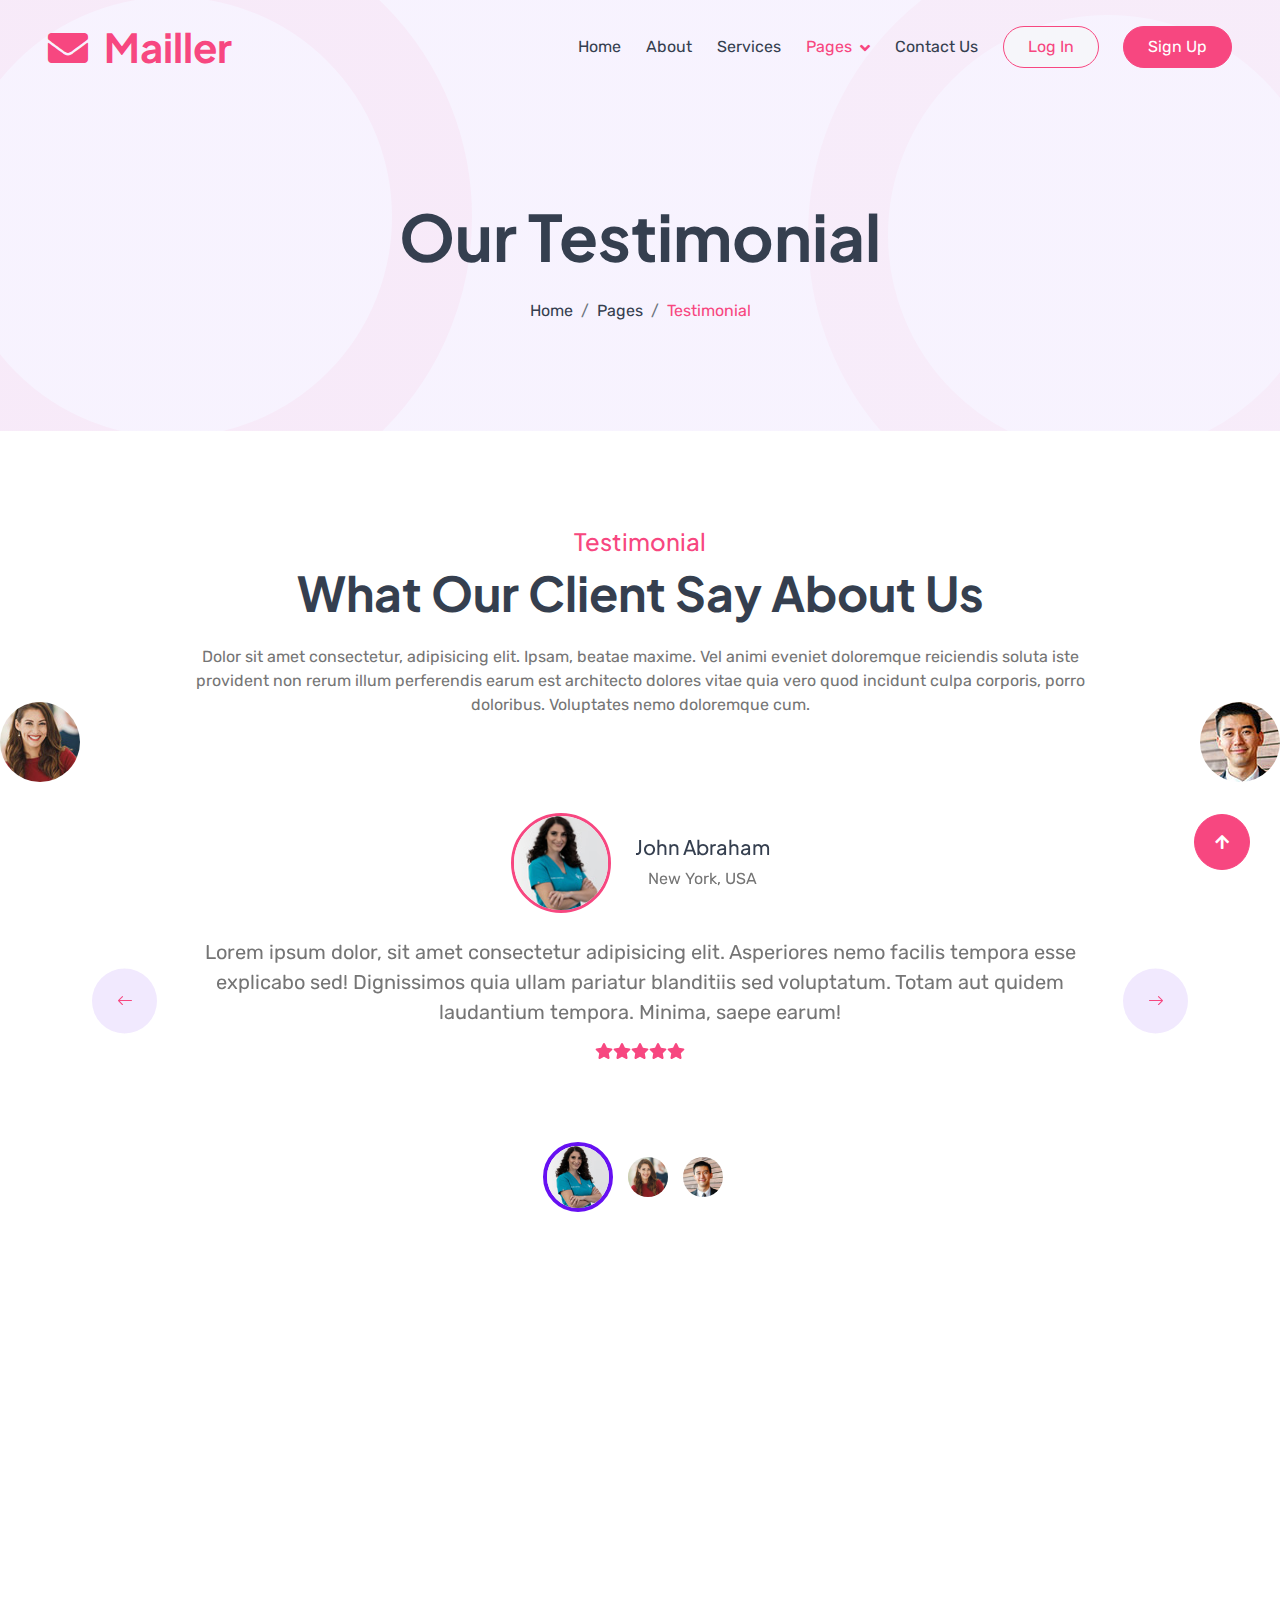
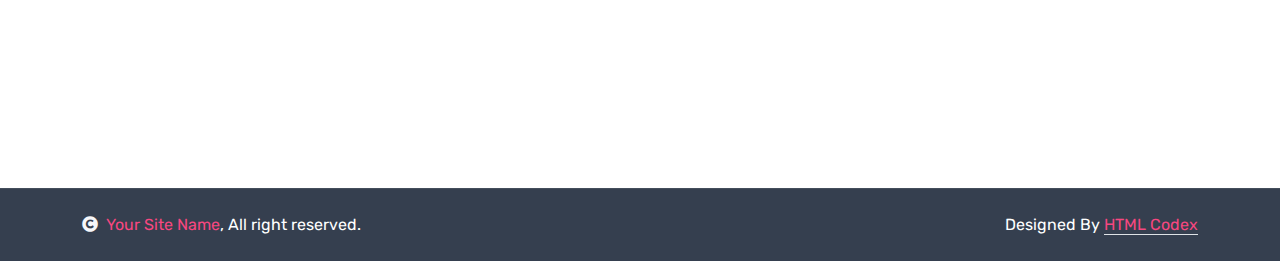
<file: testimonial.html>
<!DOCTYPE html>
<html lang="en">

    <head>
        <meta charset="utf-8">
        <title>Mailler - SaaS Website Template</title>
        <meta content="width=device-width, initial-scale=1.0" name="viewport">
        <meta content="" name="keywords">
        <meta content="" name="description">

        <!-- Google Web Fonts -->
        <link rel="preconnect" href="https://fonts.googleapis.com">
        <link rel="preconnect" href="https://fonts.gstatic.com" crossorigin>
        <link href="https://fonts.googleapis.com/css2?family=Plus+Jakarta+Sans:wght@500;600;700&family=Rubik:wght@400;500&display=swap" rel="stylesheet"> 

        <!-- Icon Font Stylesheet -->
        <link rel="stylesheet" href="https://use.fontawesome.com/releases/v5.15.4/css/all.css"/>
        <link href="https://cdn.jsdelivr.net/npm/bootstrap-icons@1.4.1/font/bootstrap-icons.css" rel="stylesheet">

        <!-- Libraries Stylesheet -->
        <link href="lib/animate/animate.min.css" rel="stylesheet">
        <link href="lib/owlcarousel/assets/owl.carousel.min.css" rel="stylesheet">
        <link href="lib/lightbox/css/lightbox.min.css" rel="stylesheet">


        <!-- Customized Bootstrap Stylesheet -->
        <link href="css/bootstrap.min.css" rel="stylesheet">

        <!-- Template Stylesheet -->
        <link href="css/style.css" rel="stylesheet">
    </head>

    <body>

        <!-- Spinner Start -->
        <div id="spinner" class="show bg-white position-fixed translate-middle w-100 vh-100 top-50 start-50 d-flex align-items-center justify-content-center">
            <div class="spinner-border text-primary" style="width: 3rem; height: 3rem;" role="status">
                <span class="sr-only">Loading...</span>
            </div>
        </div>
        <!-- Spinner End -->


        <!-- Navbar & Hero Start -->
        <div class="container-fluid p-0">
            <nav class="navbar navbar-expand-lg navbar-light bg-transparent px-4 px-lg-5 py-3 py-lg-0">
                <a href="index.html" class="navbar-brand p-0">
                    <h1 class="display-6 text-primary m-0"><i class="fas fa-envelope me-3"></i>Mailler</h1>
                    <!-- <img src="img/logo.png" alt="Logo"> -->
                </a>
                <button class="navbar-toggler" type="button" data-bs-toggle="collapse" data-bs-target="#navbarCollapse">
                    <span class="fa fa-bars"></span>
                </button>
                <div class="collapse navbar-collapse" id="navbarCollapse">
                    <div class="navbar-nav ms-auto py-0">
                        <a href="index.html" class="nav-item nav-link">Home</a>
                        <a href="about.html" class="nav-item nav-link">About</a>
                        <a href="service.html" class="nav-item nav-link">Services</a>
                        <div class="nav-item dropdown">
                            <a href="#" class="nav-link dropdown-toggle active" data-bs-toggle="dropdown">Pages</a>
                            <div class="dropdown-menu m-0">
                                <a href="feature.html" class="dropdown-item">Features</a>
                                <a href="pricing.html" class="dropdown-item">Pricing</a>
                                <a href="blog.html" class="dropdown-item">Blog</a>
                                <a href="testimonial.html" class="dropdown-item active">Testimonial</a>
                                <a href="404.html" class="dropdown-item">404 Page</a>
                            </div>
                        </div>
                        <a href="contact.html" class="nav-item nav-link">Contact Us</a>
                    </div>
                    <a href="#" class="btn btn-light border border-primary rounded-pill text-primary py-2 px-4 me-4">Log In</a>
                    <a href="#" class="btn btn-primary rounded-pill text-white py-2 px-4">Sign Up</a>
                </div>
            </nav>
        </div>
        <!-- Navbar & Hero End -->


         <!-- Header Start -->
         <div class="container-fluid bg-breadcrumb mb-0">
            <ul class="breadcrumb-animation">
                <li></li>
                <li></li>
                <li></li>
                <li></li>
                <li></li>
                <li></li>
                <li></li>
                <li></li>
                <li></li>
                <li></li>
            </ul>
            <div class="container text-center py-5" style="max-width: 900px;">
                <h3 class="display-3 mb-4 wow fadeInDown" data-wow-delay="0.1s">Our Testimonial</h1>
                <ol class="breadcrumb justify-content-center mb-0 wow fadeInDown" data-wow-delay="0.3s">
                    <li class="breadcrumb-item"><a href="index.html">Home</a></li>
                    <li class="breadcrumb-item"><a href="#">Pages</a></li>
                    <li class="breadcrumb-item active text-primary">Testimonial</li>
                </ol>    
            </div>
        </div>
        <!-- Header End -->


        <!-- Testimonial Start -->
        <div class="container-fluid testimonial py-5 bg-white">
            <div class="container py-5">
                <div class="text-center mx-auto mb-5 wow fadeInUp" data-wow-delay="0.1s" style="max-width: 900px;">
                    <h4 class="text-primary">Testimonial</h4>
                    <h1 class="display-5 mb-4">What Our Client Say About Us</h1>
                    <p class="mb-0">Dolor sit amet consectetur, adipisicing elit. Ipsam, beatae maxime. Vel animi eveniet doloremque reiciendis soluta iste provident non rerum illum perferendis earum est architecto dolores vitae quia vero quod incidunt culpa corporis, porro doloribus. Voluptates nemo doloremque cum.
                    </p>
                </div>
                <div class="testimonial-carousel owl-carousel wow zoomInDown" data-wow-delay="0.2s">
                    <div class="testimonial-item" data-dot="<img class='img-fluid' src='img/testimonial-img-1.jpg' alt=''>">
                        <div class="testimonial-inner text-center p-5">
                            <div class="d-flex align-items-center justify-content-center mb-4">
                                <div class="testimonial-inner-img border border-primary border-3 me-4" style="width: 100px; height: 100px; border-radius: 50%;">
                                    <img src="img/testimonial-img-1.jpg" class="img-fluid rounded-circle" alt="">
                                </div>
                                <div>
                                    <h5 class="mb-2">John Abraham</h5>
                                    <p class="mb-0">New York, USA</p>
                                </div>
                            </div>
                            <p class="fs-7">Lorem ipsum dolor, sit amet consectetur adipisicing elit. Asperiores nemo facilis tempora esse explicabo sed! Dignissimos quia ullam pariatur blanditiis sed voluptatum. Totam aut quidem laudantium tempora. Minima, saepe earum!
                            </p>
                            <div class="text-center">
                                <div class="d-flex justify-content-center">
                                    <i class="fas fa-star text-primary"></i>
                                    <i class="fas fa-star text-primary"></i>
                                    <i class="fas fa-star text-primary"></i>
                                    <i class="fas fa-star text-primary"></i>
                                    <i class="fas fa-star text-primary"></i>
                                </div>
                            </div>
                        </div>
                    </div>
                    <div class="testimonial-item" data-dot="<img class='img-fluid' src='img/testimonial-img-2.jpg' alt=''>">
                        <div class="testimonial-inner text-center p-5">
                            <div class="d-flex align-items-center justify-content-center mb-4">
                                <div class="testimonial-inner-img border border-primary border-3 me-4" style="width: 100px; height: 100px; border-radius: 50%;">
                                    <img src="img/testimonial-img-2.jpg" class="img-fluid rounded-circle" alt="">
                                </div>
                                <div>
                                    <h5 class="mb-2">John Abraham</h5>
                                    <p class="mb-0">New York, USA</p>
                                </div>
                            </div>
                            <p class="fs-7">Lorem ipsum dolor, sit amet consectetur adipisicing elit. Asperiores nemo facilis tempora esse explicabo sed! Dignissimos quia ullam pariatur blanditiis sed voluptatum. Totam aut quidem laudantium tempora. Minima, saepe earum!
                            </p>
                            <div class="text-center">
                                <div class="d-flex justify-content-center">
                                    <i class="fas fa-star text-primary"></i>
                                    <i class="fas fa-star text-primary"></i>
                                    <i class="fas fa-star text-primary"></i>
                                    <i class="fas fa-star text-primary"></i>
                                    <i class="fas fa-star text-primary"></i>
                                </div>
                            </div>
                        </div>
                    </div>
                    <div class="testimonial-item" data-dot="<img class='img-fluid' src='img/testimonial-img-3.jpg' alt=''>">
                        <div class="testimonial-inner text-center p-5">
                            <div class="d-flex align-items-center justify-content-center mb-4">
                                <div class="testimonial-inner-img border border-primary border-3 me-4" style="width: 100px; height: 100px; border-radius: 50%;">
                                    <img src="img/testimonial-img-3.jpg" class="img-fluid rounded-circle" alt="">
                                </div>
                                <div>
                                    <h5 class="mb-2">John Abraham</h5>
                                    <p class="mb-0">New York, USA</p>
                                </div>
                            </div>
                            <p class="fs-7">Lorem ipsum dolor, sit amet consectetur adipisicing elit. Asperiores nemo facilis tempora esse explicabo sed! Dignissimos quia ullam pariatur blanditiis sed voluptatum. Totam aut quidem laudantium tempora. Minima, saepe earum!
                            </p>
                            <div class="text-center">
                                <div class="d-flex justify-content-center">
                                    <i class="fas fa-star text-primary"></i>
                                    <i class="fas fa-star text-primary"></i>
                                    <i class="fas fa-star text-primary"></i>
                                    <i class="fas fa-star text-primary"></i>
                                    <i class="fas fa-star text-primary"></i>
                                </div>
                            </div>
                        </div>
                    </div>
                </div>
            </div>
        </div>
        <!-- Testimonial End -->


        <!-- Footer Start -->
        <div class="container-fluid footer py-5 wow fadeIn" data-wow-delay="0.2s">
            <div class="container py-5">
                <div class="row g-5">
                    <div class="col-md-6 col-lg-6 col-xl-3">
                        <div class="footer-item d-flex flex-column">
                            <h4 class="text-dark mb-4">Company</h4>
                            <a href=""> Why Mailler?</a>
                            <a href=""> Our Features</a>
                            <a href=""> Our Portfolio</a>
                            <a href=""> About Us</a>
                            <a href=""> Our Blog & News</a>
                            <a href=""> Get In Touch</a>
                        </div>
                    </div>
                    <div class="col-md-6 col-lg-6 col-xl-3">
                        <div class="footer-item d-flex flex-column">
                            <h4 class="mb-4 text-dark">Quick Links</h4>
                            <a href=""> About Us</a>
                            <a href=""> Contact Us</a>
                            <a href=""> Privacy Policy</a>
                            <a href=""> Terms & Conditions</a>
                            <a href=""> Our Blog & News</a>
                            <a href=""> Our Team</a>
                        </div>
                    </div>
                    <div class="col-md-6 col-lg-6 col-xl-3">
                        <div class="footer-item d-flex flex-column">
                            <h4 class="mb-4 text-dark">Services</h4>
                            <a href=""> All Services</a>
                            <a href=""> Promotional Emails</a>
                            <a href=""> Product Updates</a>
                            <a href=""> Email Marketing</a>
                            <a href=""> Acquistion Emails</a>
                            <a href=""> Retention Emails</a>
                        </div>
                    </div>
                    <div class="col-md-6 col-lg-6 col-xl-3">
                        <div class="footer-item d-flex flex-column">
                            <h4 class="mb-4 text-dark">Contact Info</h4>
                            <a href=""><i class="fa fa-map-marker-alt me-2"></i> 123 Street, New York, USA</a>
                            <a href=""><i class="fas fa-envelope me-2"></i> info@example.com</a>
                            <a href=""><i class="fas fa-phone me-2"></i> +012 345 67890</a>
                            <a href="" class="mb-3"><i class="fas fa-print me-2"></i> +012 345 67890</a>
                            <div class="d-flex align-items-center">
                                <i class="fas fa-share fa-2x text-secondary me-2"></i>
                                <a class="btn-square btn btn-primary rounded-circle mx-1" href=""><i class="fab fa-facebook-f"></i></a>
                                <a class="btn-square btn btn-primary rounded-circle mx-1" href=""><i class="fab fa-twitter"></i></a>
                                <a class="btn-square btn btn-primary rounded-circle mx-1" href=""><i class="fab fa-instagram"></i></a>
                                <a class="btn-square btn btn-primary rounded-circle mx-1" href=""><i class="fab fa-linkedin-in"></i></a>
                            </div>
                        </div>
                    </div>
                </div>
            </div>
        </div>
        <!-- Footer End -->

        
        <!-- Copyright Start -->
        <div class="container-fluid copyright py-4">
            <div class="container">
                <div class="row g-4 align-items-center">
                    <div class="col-md-6 text-center text-md-start mb-md-0">
                        <span class="text-white"><a href="#"><i class="fas fa-copyright text-light me-2"></i>Your Site Name</a>, All right reserved.</span>
                    </div>
                    <div class="col-md-6 text-center text-md-end text-white">
                        <!--/*** This template is free as long as you keep the below author’s credit link/attribution link/backlink. ***/-->
                        <!--/*** If you'd like to use the template without the below author’s credit link/attribution link/backlink, ***/-->
                        <!--/*** you can purchase the Credit Removal License from "https://htmlcodex.com/credit-removal". ***/-->
                        Designed By <a class="border-bottom" href="https://htmlcodex.com">HTML Codex</a>
                    </div>
                </div>
            </div>
        </div>
        <!-- Copyright End -->


        <!-- Back to Top -->
        <a href="#" class="btn btn-primary btn-lg-square back-to-top"><i class="fa fa-arrow-up"></i></a>   

        
    <!-- JavaScript Libraries -->
    <script src="https://ajax.googleapis.com/ajax/libs/jquery/3.6.4/jquery.min.js"></script>
    <script src="https://cdn.jsdelivr.net/npm/bootstrap@5.0.0/dist/js/bootstrap.bundle.min.js"></script>
    <script src="lib/wow/wow.min.js"></script>
    <script src="lib/easing/easing.min.js"></script>
    <script src="lib/waypoints/waypoints.min.js"></script>
    <script src="lib/counterup/counterup.min.js"></script>
    <script src="lib/owlcarousel/owl.carousel.min.js"></script>
    <script src="lib/lightbox/js/lightbox.min.js"></script>
    

    <!-- Template Javascript -->
    <script src="js/main.js"></script>
    </body>

</html>
</file>
<file: css/style.css>
/*** Spinner Start ***/
/*** Spinner ***/
#spinner {
    opacity: 0;
    visibility: hidden;
    transition: opacity .5s ease-out, visibility 0s linear .5s;
    z-index: 99999;
}

#spinner.show {
    transition: opacity .5s ease-out, visibility 0s linear 0s;
    visibility: visible;
    opacity: 1;
}
/*** Spinner End ***/

.back-to-top {
    position: fixed;
    right: 30px;
    bottom: 30px;
    display: flex;
    width: 45px;
    height: 45px;
    align-items: center;
    justify-content: center;
    transition: 0.5s;
    z-index: 99;
}

/*** Button Start ***/
.btn {
    font-weight: 600;
    transition: .5s;
}

.btn-square {
    width: 32px;
    height: 32px;
}

.btn-sm-square {
    width: 34px;
    height: 34px;
}

.btn-md-square {
    width: 44px;
    height: 44px;
}

.btn-lg-square {
    width: 56px;
    height: 56px;
}

.btn-square,
.btn-sm-square,
.btn-md-square,
.btn-lg-square {
    padding: 0;
    display: flex;
    align-items: center;
    justify-content: center;
    font-weight: normal;
    border-radius: 50%;
}

.btn.btn-primary {
    background: var(--bs-primary) !important;
    color: var(--bs-white) !important;
    font-weight: 400;
    transition: 0.5s;
}

.btn.btn-primary:hover {
    background: var(--bs-white) !important;
    color: var(--bs-primary) !important;
}

.btn.btn-light {
    background: var(--bs-light) !important;
    color: var(--bs-primary) !important;
    font-weight: 400;
    transition: 0.5s;
}

.btn.btn-light:hover {
    background: var(--bs-primary) !important;
    color: var(--bs-light) !important;
}


.RotateMoveLeft {
    position: relative;
    animation: RotateMoveLeft 10s linear infinite;
}

.RotateMoveRight {
    position: relative;
    animation: RotateMoveLeft 10s linear infinite;
}

@keyframes RotateMoveLeft {
    0%   {left: 0px;}
    50%   {left: 40px;}
    100%  {left: 0px;}
}

@keyframes RotateMoveRight {
    0%   {right: 0px;}
    50%   {right: 40px;}
    100%  {right: 0px;}
}


/*** Navbar ***/
.navbar-light .navbar-nav .nav-link {
    margin-right: 25px;
    padding: 35px 0;
    color: var(--bs-dark) !important;
    font-size: 16px;
    font-weight: 400;
    outline: none;
    transition: .5s;
}

.sticky-top.navbar-light .navbar-nav .nav-link {
    padding: 20px 0;
    color: var(--dark) !important;
}

.navbar-light .navbar-nav .nav-link:hover,
.navbar-light .navbar-nav .nav-link.active {
    color: var(--bs-primary) !important;
}

.navbar-light .navbar-brand img {
    max-height: 50px;
    transition: .5s;
}

.sticky-top.navbar-light .navbar-brand img {
    max-height: 45px;
}

.navbar .dropdown-toggle::after {
    border: none;
    content: "\f107";
    font-family: "Font Awesome 5 Free";
    font-weight: 600;
    vertical-align: middle;
    margin-left: 8px;
}

@media (min-width: 1200px) {
    .navbar .nav-item .dropdown-menu {
        display: block;
        visibility: hidden;
        top: 100%;
        transform: rotateX(-75deg);
        transform-origin: 0% 0%;
        border: 0;
        border-radius: 10px;
        transition: .5s;
        opacity: 0;
    }
}

.dropdown .dropdown-menu a:hover {
    background: var(--bs-primary);
    color: var(--bs-white);
}

.navbar .nav-item:hover .dropdown-menu {
    transform: rotateX(0deg);
    visibility: visible;
    background: var(--bs-light) !important;
    transition: .5s;
    opacity: 1;
}

.collapse.navbar-collapse {
    transition: 0.5s;
}

@media (max-width: 992px) {
    nav.bg-transparent {
        position: absolute;
        width: 100%;
        background: transparent !important;
    }

    .navbar.navbar-expand-lg button span {
        position: relative;
        z-index: 99;
    }

    .navbar {
        position: relative;
        background: var(--bs-light);
        z-index: 2;
    }

    .sticky-top.navbar-light {
        position: relative;
        background: var(--bs-white) !important;
        padding: 0 20px 20px 20px !important;
    }

    .sticky-top.navbar-light {
        background: transparent;
    }

    nav.navbar {
        padding: 0 30px 30px 0;
    }

    .navbar.navbar-expand-lg .navbar-toggler {
        padding: 10px 20px;
        border: 1px solid var(--bs-primary);
        color: var(--bs-primary);
    }

    .navbar-light .navbar-collapse {
        margin-top: 15px;
        border-top: 1px solid #DDDDDD;
    }

    .navbar-light .navbar-nav .nav-link,
    .sticky-top.navbar-light .navbar-nav .nav-link {
        padding: 10px 0;
        margin-left: 0;
        color: var(--bs-dark) !important;
    }


    .navbar-light .navbar-brand img {
        max-height: 45;
    }

    .hero-header {
        margin-top: -100px !important;
    }
}

@media (min-width: 992px) {
    .navbar-light {
        position: absolute;
        width: 100%;
        top: 0;
        left: 0;
        background: transparent !important;
        z-index: 999;
    }
    
    .sticky-top.navbar-light {
        position: fixed;
        background: var(--bs-light) !important;
    }
}
/*** Navbar End ***/

/*** Single Page Hero Header Start ***/
.bg-breadcrumb {
    position: relative;
    overflow: hidden;
    background: linear-gradient(rgba(102, 16, 242, 0.05), rgba(102, 16, 242, 0.05));
    background-position: center center;
    background-repeat: no-repeat;
    background-size: cover;
    padding: 150px 0 60px 0;
    margin-bottom: 6rem;
    transition: 0.5s;
}

.bg-breadcrumb::after {
    content: "";
    position: absolute;
    bottom: -20%;
    left: -10%;
    width: 600px;
    height: 600px;
    border-radius: 300px;
    border: 80px solid rgba(247, 71, 128, 0.05);
    background: transparent;
    animation: RotateMoveSingle 5s linear infinite;
    z-index: -1;
}

.bg-breadcrumb .breadcrumb {
    position: relative;
    z-index: 2;
}


@keyframes RotateMoveSingle {
    0% {
        -webkit-transform: rotateZ(0deg) rotate(0deg) translate3d(0, 1%, 0) rotateZ(0deg);
        transform: rotateZ(0deg) rotate(0deg) translate3d(0, 1%, 0) rotateZ(0deg);
    }
      100% {
        -webkit-transform: rotateZ(360deg) rotate(360deg) translate3d(0, 1%, 0) rotateZ(-360deg);
        transform: rotateZ(360deg) rotate(360deg) translate3d(0, 1%, 0) rotateZ(-360deg);
    }

    0% {bottom: 0px;}
    50%   {left: -10px;}
    75%   {bottom: 10%;}
    100%  {bottom: 0px;}
}

.bg-breadcrumb::before {
    content: "";
    position: absolute;
    top: -15%;
    right: -10%;
    width: 600px;
    height: 600px;
    border-radius: 300px;
    border: 80px solid rgba(247, 71, 128, 0.04);
    background: transparent;
    animation: RotateMoveSingle 5s linear infinite;
    z-index: -1;
}

@keyframes RotateMoveSingle {
    0% {
        -webkit-transform: rotateZ(0deg) rotate(0deg) translate3d(0, 1%, 0) rotateZ(0deg);
        transform: rotateZ(0deg) rotate(0deg) translate3d(0, 1%, 0) rotateZ(0deg);
    }
      100% {
        -webkit-transform: rotateZ(360deg) rotate(360deg) translate3d(0, 1%, 0) rotateZ(-360deg);
        transform: rotateZ(360deg) rotate(360deg) translate3d(0, 1%, 0) rotateZ(-360deg);
    }

    0% {top: 0px;}
    50%   {top: 10%;}
    100%  {top: 0px;}
}

@media (max-width: 992px) {
    .bg-breadcrumb {
        padding-top: 100px !important;
    }
}

.bg-breadcrumb .breadcrumb-item a {
    color: var(--bs-dark) !important;
}


.breadcrumb-animation {
    position: absolute;
    top: 0;
    left: 0;
    width: 100%;
    height: 100%;
    overflow: hidden;
}

.breadcrumb-animation li {
    position: absolute;
    display: block;
    list-style: none;
    width: 20px;
    height: 20px;
    background: rgba(102, 16, 242, 0.07);
    animation: animate 25s linear infinite;
    bottom: -150px;
    
}

.breadcrumb-animation li:nth-child(1) {
    left: 25%;
    width: 80px;
    height: 80px;
    animation-delay: 0s;
}


.breadcrumb-animation li:nth-child(2) {
    left: 10%;
    width: 20px;
    height: 20px;
    animation-delay: 2s;
    animation-duration: 12s;
}

.breadcrumb-animation li:nth-child(3) {
    left: 70%;
    width: 20px;
    height: 20px;
    animation-delay: 4s;
}

.breadcrumb-animation li:nth-child(4) {
    left: 40%;
    width: 60px;
    height: 60px;
    animation-delay: 0s;
    animation-duration: 18s;
}

.breadcrumb-animation li:nth-child(5) {
    left: 65%;
    width: 20px;
    height: 20px;
    animation-delay: 0s;
}

.breadcrumb-animation li:nth-child(6) {
    left: 75%;
    width: 110px;
    height: 110px;
    animation-delay: 3s;
}

.breadcrumb-animation li:nth-child(7) {
    left: 35%;
    width: 150px;
    height: 150px;
    animation-delay: 7s;
}

.breadcrumb-animation li:nth-child(8) {
    left: 50%;
    width: 25px;
    height: 25px;
    animation-delay: 15s;
    animation-duration: 45s;
}

.breadcrumb-animation li:nth-child(9) {
    left: 20%;
    width: 15px;
    height: 15px;
    animation-delay: 2s;
    animation-duration: 35s;
}

.breadcrumb-animation li:nth-child(10) {
    left: 85%;
    width: 150px;
    height: 150px;
    animation-delay: 0s;
    animation-duration: 11s;
}

@keyframes animate {

    0%{
        transform: translateY(0) rotate(0deg);
        opacity: 1;
        border-radius: 0;
    }

    100%{
        transform: translateY(-1000px) rotate(720deg);
        opacity: 0;
        border-radius: 50%;
    }

}
/*** Single Page Hero Header End ***/


/*** Hearo Header Start ***/
.header::after {
    position: absolute;
    content: "";
    top: 0;
    right: 0;
    width: 60%;
    height: 100%;
    background: var(--bs-light);
    border-radius: 22% 78% 33% 67% / 32% 0% 100% 68%;
    animation: bgMove 5s linear infinite;
    z-index: -1;
}

@keyframes bgMove {
    0%   {right: 0px;}
    50%   {right: 20px;}
    100%  {right: 0px;}
}

.header::before {
    content: "";
    position: absolute;
    bottom: -9%;
    left: -7%;
    width: 400px;
    height: 400px;
    border-radius: 200px;
    border: 30px solid rgba(247, 71, 128, 0.05);
    background: transparent;
    animation: RotateMoveHeader 5s linear infinite;
    z-index: -1;

}

@keyframes RotateMoveHeader {
    0% {
        -webkit-transform: rotateZ(0deg) rotate(0deg) translate3d(0, 1%, 0) rotateZ(0deg);
        transform: rotateZ(0deg) rotate(0deg) translate3d(0, 1%, 0) rotateZ(0deg);
    }
      100% {
        -webkit-transform: rotateZ(360deg) rotate(360deg) translate3d(0, 1%, 0) rotateZ(-360deg);
        transform: rotateZ(360deg) rotate(360deg) translate3d(0, 1%, 0) rotateZ(-360deg);
    }


    0% {bottom: 0px;}
    50%   {left: -10px;}
    75%   {bottom: 9%;}
    100%  {bottom: 0px;}
}

.hero-header {
    padding-top: 160px;
    padding-bottom: 100px;
    position: relative;
}

.hero-header::after {
    content: "";
    position: absolute;
    left: 100px;
    bottom: 100px;
    width: 58px;
    height: 50px;
    background: url(../img/sty-1.png) center center no-repeat;
    animation: RotateMoveSty-3 45s linear infinite;
    transition: 0.5s;
    z-index: -1;
    
}

@keyframes RotateMoveSty-3 {
    0%   {left: 100px;}
    40%   {bottom: -0px;}
    50%   {left: 700px;}
    70%   {bottom: 500px;}
    80%   {left: 400px;}
    95%   {bottom: -0px;}
    100%  {left: 100px;}
}

.hero-header::before {
    content: "";
    position: absolute;
    left: 100px;
    bottom: 100px;
    width: 300px;
    height: 300px;
    border-radius: 150px;
    border: 30px solid rgba(102, 16, 242, 0.05);
    background: transparent;
    animation: RotateMoveSty-4 45s linear infinite;
    transition: 0.5s;
    z-index: -1;
    
}

@keyframes RotateMoveSty-4 {
    0%   {left: 100px;}
    40%   {bottom: -0px;}
    50%   {left: 700px;}
    70%   {bottom: 500px;}
    80%   {left: 400px;}
    95%   {bottom: -0px;}
    100%  {left: 100px;}
}


.hero-header .rotate-img {
    position: absolute;
    top: 70px;
    left: 20px;
}

.hero-header .rotate-img .rotate-sty-2 {
    position: absolute;
    top: 100px;
    left: 50px;
    width: 50px;
    height: 50px;
    border-radius: 30px;
    border: 5px solid rgba(247, 71, 128, 0.1);
    background: transparent;
    animation: RotateMoveSty-2 45s linear infinite;
    transition: 0.5s;

}

@keyframes RotateMoveSty-2 {
    0%   {left: 0px;}
    40%   {top: -30px;}
    50%   {left: 500px;}
    70%   {top: 200px;}
    80%   {left: 100px;}
    95%   {top: -30px;}
    100%  {left: 0px;}
}

.hero-header .rotate-img img {
    position: relative;
    animation: RotateMove 30s linear infinite;
    z-index: -1;
}

@keyframes RotateMove {
    0%   {left: 0px;}
    50%   {left: 200px;}
    100%  {left: 0px;}
}


@media (max-width: 992px) {
    .hero-header {
        padding-top: 280px;
        
    }

    .hero-header .rotate-img img {
        margin-top: 100px;
    }
   
}
/*** Hero Header End ***/


/*** Service Start ***/
.service .service-item {
    box-shadow: 0 0 45px rgba(0, 0, 0, 0.1);
}

.service .service-item,
.service .service-item .service-icon,
.service .service-item a {
    transition: 0.5s;
}

.service .service-item:hover {
    background: rgba(102, 16, 242, 0.09);
    border: 1px ;
}


.service .service-item:hover .service-icon,
.service .service-item:hover a {
    background: var(--bs-white) !important;
}

.service .service-item:hover a:hover {
    background: var(--bs-primary) !important;
    color: var(--bs-white);
}

/*** Service End ***/


/*** Features Start ***/
.feature .feature-img {
    background: var(--bs-light);
    border-radius: 58% 42% 21% 79% / 30% 29% 71% 70%;
}
/*** Features End ***/


/*** Pricing Start ***/
.price .price-item {
    position: relative;
    overflow: hidden;
    transition: 0.5s;
}

.price .price-item:hover {
    background: var(--bs-white) !important;
    box-shadow: 0 0 45px rgba(0, 0, 0, 0.2);
}

.price .price-item .pice-item-offer {
    position: absolute;
    width: 200px;
    height: 110px;
    top: -45px;
    right: -80px;
    background: var(--bs-primary) !important;
    color: var(--bs-white);
    transform: rotate(42deg);
    display: flex;
    align-items: end;
    justify-content: center;
    padding-bottom: 10px;
}
/*** Pricing End ***/


/*** Blog Start ***/
.blog .blog-item {
    border-radius: 10px;
}

.blog .blog-item .blog-img {
    position: relative;
    overflow: hidden;
    background: rgba(102, 16, 242, 0.2);
    border-top-right-radius: 10px;
    border-top-left-radius: 10px;
}

.blog .blog-item .blog-img .blog-info {
    position: absolute;
    width: 100%;
    height: 100%;
    bottom: 0;
    left: 0;
    padding: 20px;
    background: rgba(102, 16, 242, 0.2);
    color: var(--bs-white) !important;
    display: flex;
    align-items: end;
    justify-content: space-between;
    transition: 0.5s;
}

.blog .blog-item .blog-img:hover .blog-info {
    background: rgba(0, 0, 0, .4);
}


.blog .blog-item .blog-content {
    border-bottom-left-radius: 10px;
    border-bottom-right-radius: 10px;
}

.blog .blog-item .blog-img img {
    transition: 0.5s;
}

.blog .blog-item .blog-img:hover img {
    transform: scale(1.3);
}
/*** Blog End ***/


/*** Testimonial Start ***/
.testimonial {
    position: relative;
    background: var(--bs-light);
    overflow: hidden;
    z-index: 1;
}
.testimonial::after {
    content: "";
    position: absolute;
    top: 30%;
    left: 0;
    width: 80px;
    height: 80px;
    border-radius: 40px;
    background: url(../img/testimonial-img-2.jpg) center center no-repeat;
    animation: TestimonialMoveLeft 100s linear infinite;
    z-index: -1;

}

.testimonial::before {
    content: "";
    position: absolute;
    top: 30%;
    right: 0;
    width: 80px;
    height: 80px;
    border-radius: 40px;
    background: url(../img/testimonial-img-3.jpg) center center no-repeat;
    animation: TestimonialMoveRight 100s linear infinite;
    z-index: -1;

}

@keyframes TestimonialMoveLeft {
    0%   {left: 0px;}
    25%   {top: 100px;}
    50%   {left: 100%;}
    75%   {top: 80%;}
    100%  {left: 0px;}
}

@keyframes TestimonialMoveRight {
    0%   {right: 0px;}
    25%   {top: 100px;}
    50%   {right: 100%;}
    75%   {top: 80%;}
    100%  {right: 0px;}
}

.testimonial .testimonial-carousel.owl-carousel {
    position: relative;
    padding: 0 35px;
    transition: 0.5s;
}

.testimonial .testimonial-carousel .owl-nav .owl-prev {
    position: absolute;
    top: 50%;
    left: 10px;
    transform: translateY(-50%);
    width: 65px;
    height: 65px;
    border-radius: 40px;
    display: flex;
    align-items: center;
    justify-content: center;
    background: rgba(102, 16, 242, 0.09);
    color: var(--bs-primary);
    transition: 0.5s;
}

.testimonial .testimonial-carousel .owl-nav .owl-next {
    position: absolute;
    top: 50%;
    right: 10px;
    transform: translateY(-50%);
    width: 65px;
    height: 65px;
    border-radius: 40px;
    display: flex;
    align-items: center;
    justify-content: center;
    background: rgba(102, 16, 242, 0.09);
    color: var(--bs-primary);
    transition: 0.5s;
}


.testimonial .testimonial-carousel .owl-nav .owl-prev:hover,
.testimonial .testimonial-carousel .owl-nav .owl-next:hover {
    background: var(--bs-primary);
    color: var(--bs-white) !important;
}


.testimonial-carousel .owl-dots {
    width: 100%;
    height: 120px;
    display: flex;
    align-items: center;
    justify-content: center;
    margin-top: 10px;
    transition: 0.5s;
}

.testimonial-carousel .owl-dots .owl-dot img {
    width: 40px;
    height: 40px;
    border-radius: 20px;
    margin-right: 15px;
    transition: 0.5s;
}

.testimonial-carousel .owl-dots .owl-dot.active img {
    width: 70px;
    height: 70px;
    border-radius: 40px;
    border: 4px solid var(--bs-secondary);
}

@media (min-width: 900px) {
    .testimonial .testimonial-carousel .testimonial-item .testimonial-inner p.fs-7 {
        font-size: 20px;
    }
}

@media (max-width: 576px) {
    .testimonial .testimonial-carousel.owl-carousel {
        padding: 0;
    }

    .testimonial .testimonial-carousel .owl-nav .owl-prev {
        margin-top: -250px;
        margin-left: -15px;
    }

    .testimonial .testimonial-carousel .owl-nav .owl-next {
        margin-top: -250px;
        margin-right: -15px;
    }
}
/*** Testimonial End ***/

/*** Contact Start ***/
.contact {
    position: relative;
    overflow: hidden;
    transition: 0.5s;
    z-index: 1;
}

.contact::after {
    content: "";
    position: absolute;
    top: 10%;
    left: -1%;
    width: 400px;
    height: 400px;
    border-radius: 200px;
    border: 60px solid rgba(102, 16, 242, 0.05);
    background: transparent;
    animation: ContactMoveLeft 50s linear infinite;
    z-index: 1;
}

@keyframes ContactMoveLeft {
    0%   {left: 0px;}
    25%   {top: 100px;}
    50%   {left: 90%;}
    75%   {top: 80%;}
    100%  {left: 0px;}
}

.contact::before {
    content: "";
    position: absolute;
    top: 10%;
    right: -1%;
    width: 400px;
    height: 400px;
    border-radius: 200px;
    border: 60px solid rgba(102, 16, 242, 0.05);
    background: transparent;
    animation: ContactMoveRight 50s linear infinite;
    z-index: 1;
}

@keyframes ContactMoveRight {
    0%   {right: 0px;}
    25%   {top: 100px;}
    50%   {right: 90%;}
    75%   {top: 80%;}
    100%  {right: 0px;}
}
/*** Contact End ***/


/*** Footer Start ***/
.footer {
    background: linear-gradient(rgba(102, 16, 242, 0.05), rgba(102, 16, 242, 0.05));
    background-position: center center;
    background-repeat: no-repeat;
    background-size: cover;
}
.footer .footer-item a {
    line-height: 35px;
    color: var(--bs-dark);
    transition: 0.5s;
}

.footer .footer-item p {
    line-height: 35px;
}

.footer .footer-item a:hover {
    letter-spacing: 2px;
    color: var(--bs-primary);
}

/*** Footer End ***/

/*** copyright Start ***/
.copyright {
    border-top: 1px solid rgba(255, 255, 255, 0.08);
    background: var(--bs-dark) !important;
}
/*** copyright end ***/
</file>
